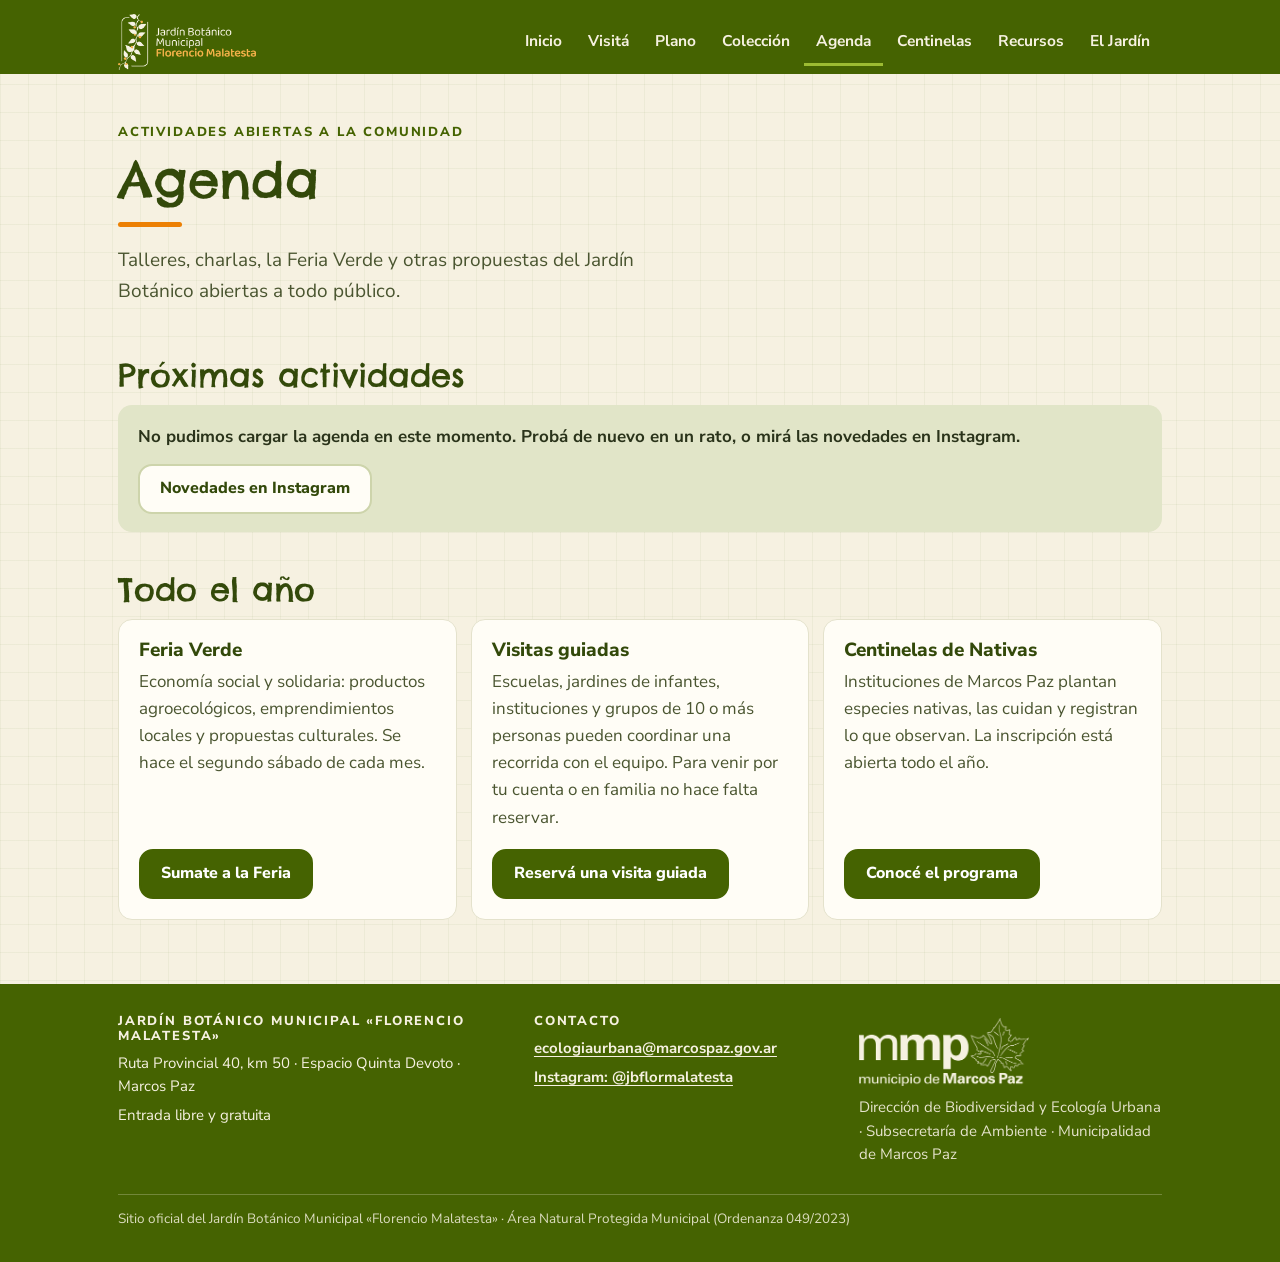
<file: agenda/index.html>
<!doctype html>
<html lang="es-AR">
<head>
<meta charset="utf-8">
<meta name="viewport" content="width=device-width, initial-scale=1, viewport-fit=cover">
<title>Agenda · Jardín Botánico Municipal «Florencio Malatesta»</title>
<meta name="description" content="Próximas actividades abiertas a la comunidad en el Jardín Botánico Municipal de Marcos Paz: talleres, charlas, Feria Verde y más.">
<meta name="theme-color" content="#456301">
<link rel="icon" href="../img/favicon-32.png" sizes="32x32" type="image/png">
<link rel="icon" href="../img/favicon-64.png" sizes="64x64" type="image/png">
<link rel="apple-touch-icon" href="../img/icono-180.png">
<meta property="og:type" content="website">
<meta property="og:locale" content="es_AR">
<meta property="og:site_name" content="Jardín Botánico Municipal «Florencio Malatesta»">
<meta property="og:title" content="Agenda · Jardín Botánico Municipal «Florencio Malatesta»">
<meta property="og:description" content="Próximas actividades abiertas a la comunidad en el Jardín Botánico Municipal de Marcos Paz: talleres, charlas, Feria Verde y más.">
<meta property="og:image" content="https://jbflormalatesta.github.io/img/compartir.jpg">
<link rel="preconnect" href="https://fonts.googleapis.com">
<link rel="preconnect" href="https://fonts.gstatic.com" crossorigin>
<link href="https://fonts.googleapis.com/css2?family=Chelsea+Market&amp;family=Nunito+Sans:ital,opsz,wght@0,6..12,400..800;1,6..12,400..700&amp;display=swap" rel="stylesheet">
<link rel="stylesheet" href="../comun/sitio.css">
</head>
<body>
<a class="saltar" href="#contenido">Saltar al contenido</a>
<header class="banda">
  <div class="in">
    <a class="logo" href="../"><img src="../img/logo-jb.png" width="460" height="187" alt="Jardín Botánico Municipal Florencio Malatesta · Inicio"></a>
    <nav class="principal" aria-label="Secciones del sitio">
      <ul><li><a href="../">Inicio</a></li><li><a href="../visita/">Visitá</a></li><li><a href="../plano/">Plano</a></li><li><a href="../coleccion/">Colección</a></li><li><a href="../agenda/" aria-current="page">Agenda</a></li><li><a href="../centinelas/">Centinelas</a></li><li><a href="../recursos/">Recursos</a></li><li><a href="../el-jardin/">El Jardín</a></li></ul>
    </nav>
  </div>
</header>
<div data-aviso hidden></div>
<main id="contenido">
  <div class="in">
    <section class="portada sola" aria-labelledby="titulo-agenda">
      <div>
        <p class="volanta">Actividades abiertas a la comunidad</p>
        <h1 id="titulo-agenda">Agenda</h1>
        <span class="filete" aria-hidden="true"></span>
        <p class="bajada">Talleres, charlas, la Feria Verde y otras propuestas del Jardín Botánico abiertas a todo público.</p>
      </div>
    </section>

    <section class="seccion pegada" aria-labelledby="titulo-proximas">
      <h2 id="titulo-proximas">Próximas actividades</h2>
      <div class="agenda" data-agenda="completa" data-pagina="./" aria-live="polite">
        <p class="agenda-cargando">Cargando las próximas actividades…</p>
        <noscript><div class="agenda-estado"><p>Para ver la agenda hace falta JavaScript. Las actividades también se anuncian en Instagram: <a href="https://www.instagram.com/jbflormalatesta/">@jbflormalatesta</a>.</p></div></noscript>
      </div>
    </section>

    <section class="seccion" aria-labelledby="titulo-todo-el-anio">
      <h2 id="titulo-todo-el-anio">Todo el año</h2>
      <div class="grilla tres">
        <div class="tarjeta" id="feria-verde">
          <h3>Feria Verde</h3>
          <p>Economía social y solidaria: productos agroecológicos, emprendimientos locales y propuestas culturales. <span data-dato="feriaVerde.cuando">Se hace el segundo sábado de cada mes.</span></p>
          <div class="botones"><a class="boton" data-enlace="feriaVerde" href="https://linktr.ee/jbflormalatesta" rel="noopener">Sumate a la Feria</a></div>
        </div>
        <div class="tarjeta" id="visitas">
          <h3>Visitas guiadas</h3>
          <p>Escuelas, jardines de infantes, instituciones y grupos de 10 o más personas pueden coordinar una recorrida con el equipo. Para venir por tu cuenta o en familia no hace falta reservar.</p>
          <div class="botones"><a class="boton" data-enlace="reservaVisita" href="https://linktr.ee/jbflormalatesta" rel="noopener">Reservá una visita guiada</a></div>
        </div>
        <div class="tarjeta" id="centinelas">
          <h3>Centinelas de Nativas</h3>
          <p>Instituciones de Marcos Paz plantan especies nativas, las cuidan y registran lo que observan. La inscripción está abierta todo el año.</p>
          <div class="botones"><a class="boton" href="../centinelas/">Conocé el programa</a></div>
        </div>
      </div>
    </section>
  </div>
</main>
<footer class="pie">
  <div class="in">
    <div>
      <h2>Jardín Botánico Municipal «Florencio Malatesta»</h2>
      <p data-dato="direccion"><span class="nw">Ruta Provincial 40, km 50</span> · <span class="nw">Espacio Quinta Devoto</span> · <span class="nw">Marcos Paz</span></p>
      <p>Entrada libre y gratuita</p>
    </div>
    <div class="redes">
      <h2>Contacto</h2>
      <p><a data-enlace="mail" data-mostrar href="mailto:ecologiaurbana@marcospaz.gov.ar">ecologiaurbana@marcospaz.gov.ar</a></p>
      <p><a data-enlace="instagram" href="https://www.instagram.com/jbflormalatesta/" rel="noopener">Instagram: @jbflormalatesta</a></p>
    </div>
    <div class="muni">
      <img src="../img/logo-mmp.png" width="360" height="145" alt="Municipio de Marcos Paz">
      <p class="dependencia">Dirección de Biodiversidad y Ecología Urbana · Subsecretaría de Ambiente · Municipalidad de Marcos Paz</p>
    </div>
    <p class="oficial">Sitio oficial del Jardín Botánico Municipal «Florencio Malatesta» · Área Natural Protegida Municipal (Ordenanza 049/2023)</p>
  </div>
</footer>
<script src="../datos/sitio.js"></script>
<script src="../comun/agenda.js"></script>
<script src="../comun/sitio.js"></script>
</body>
</html>
</file>
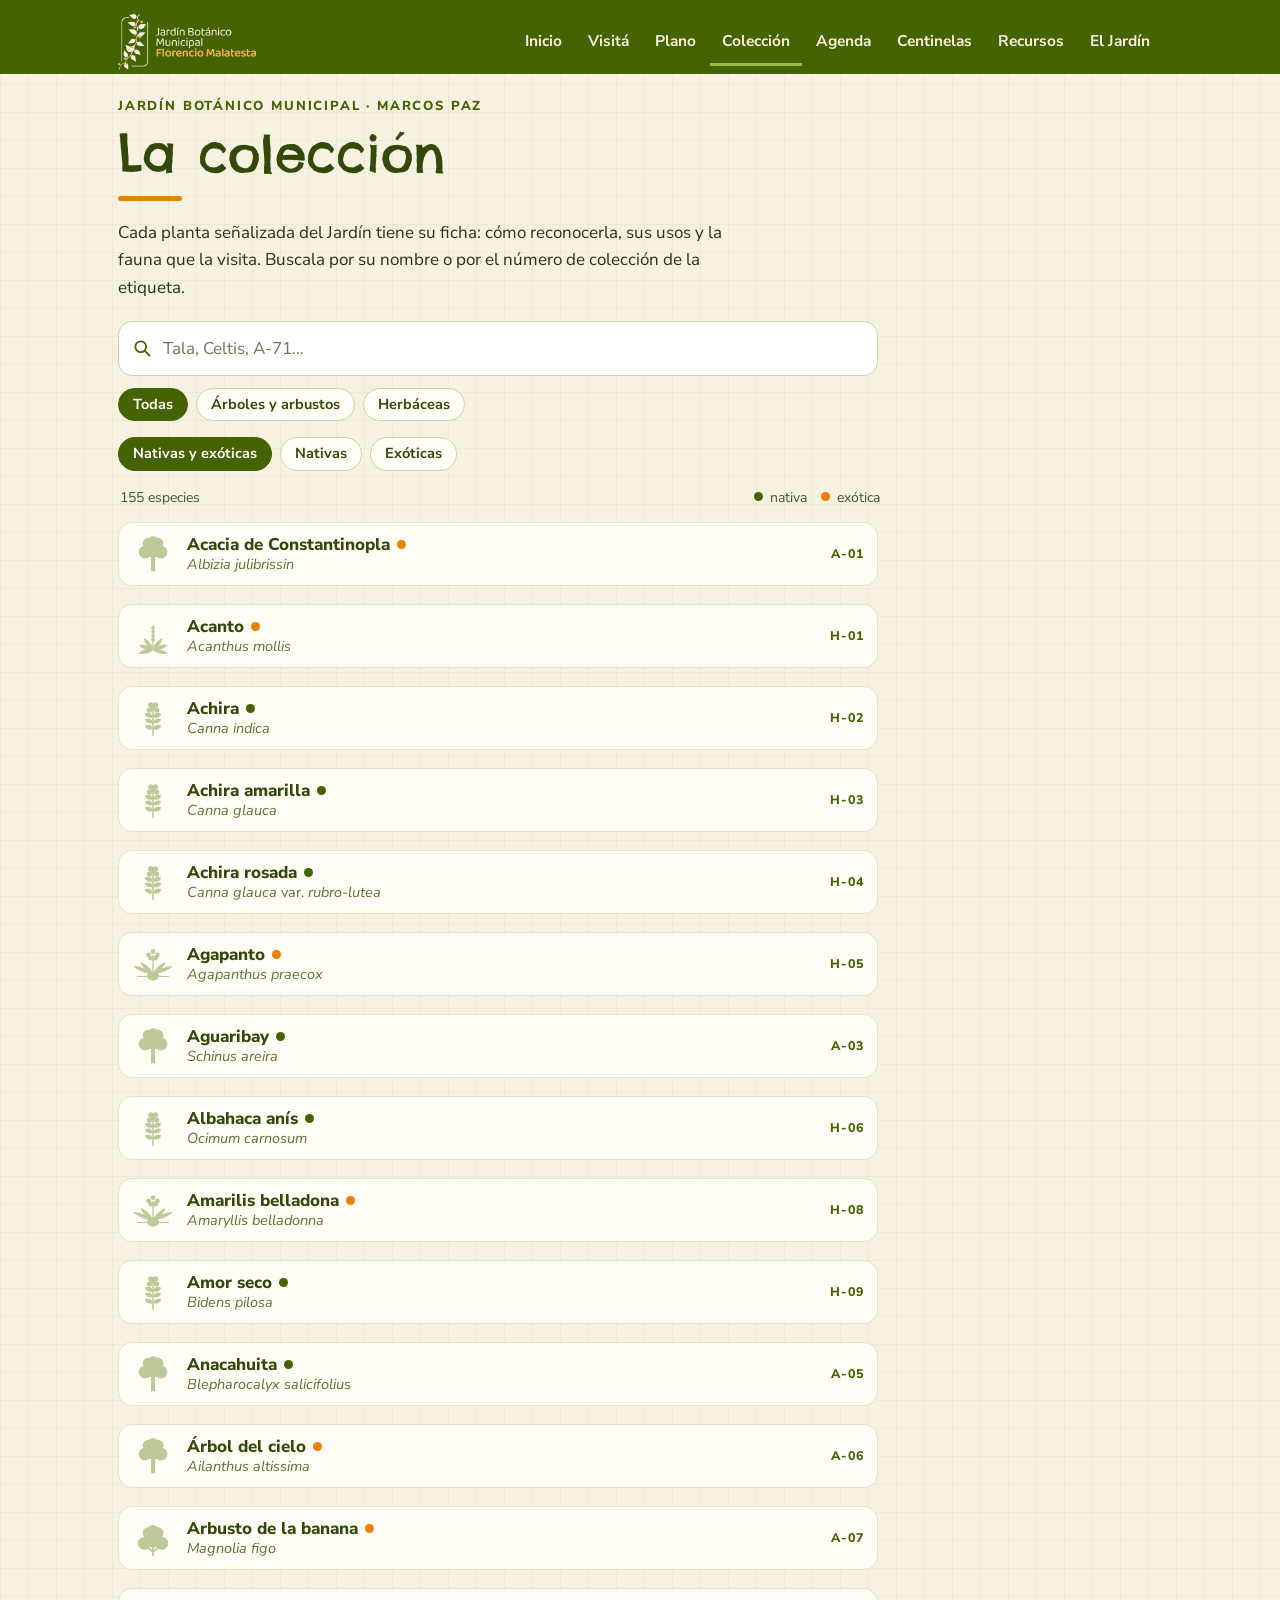
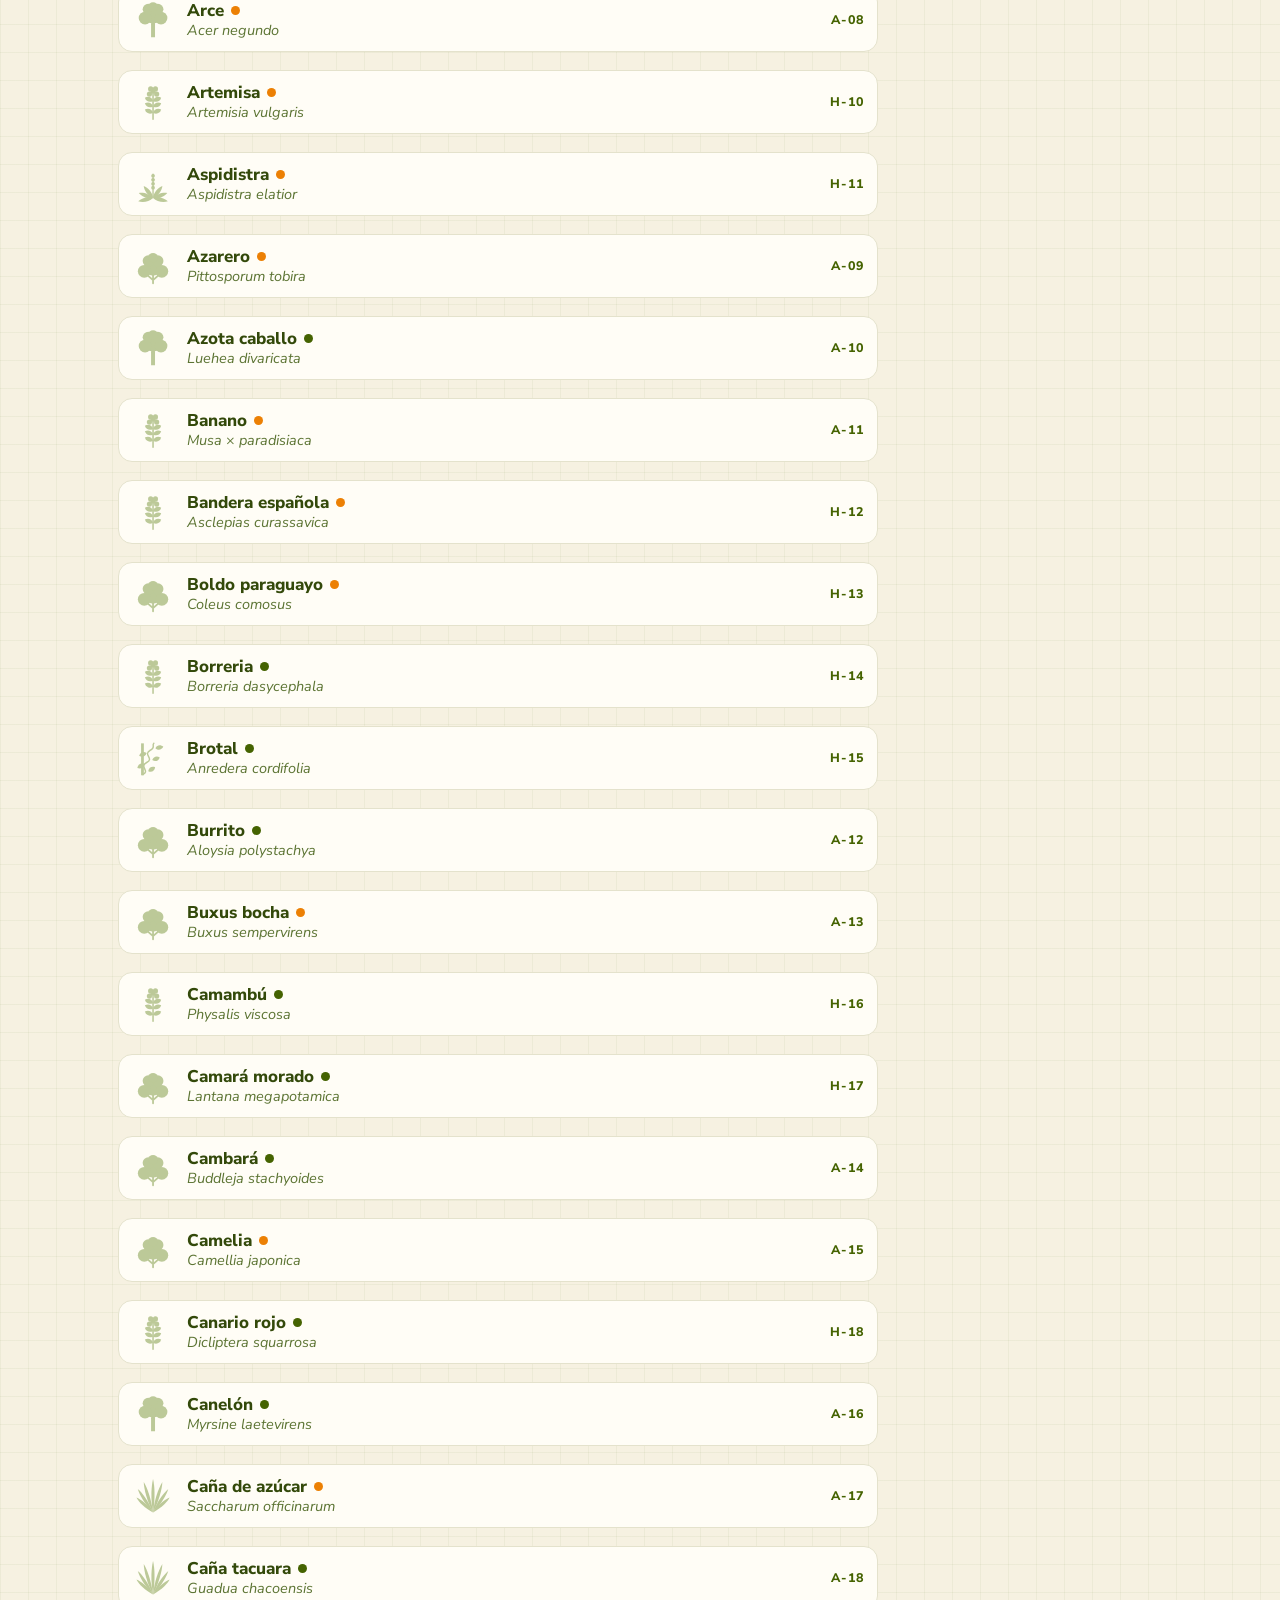
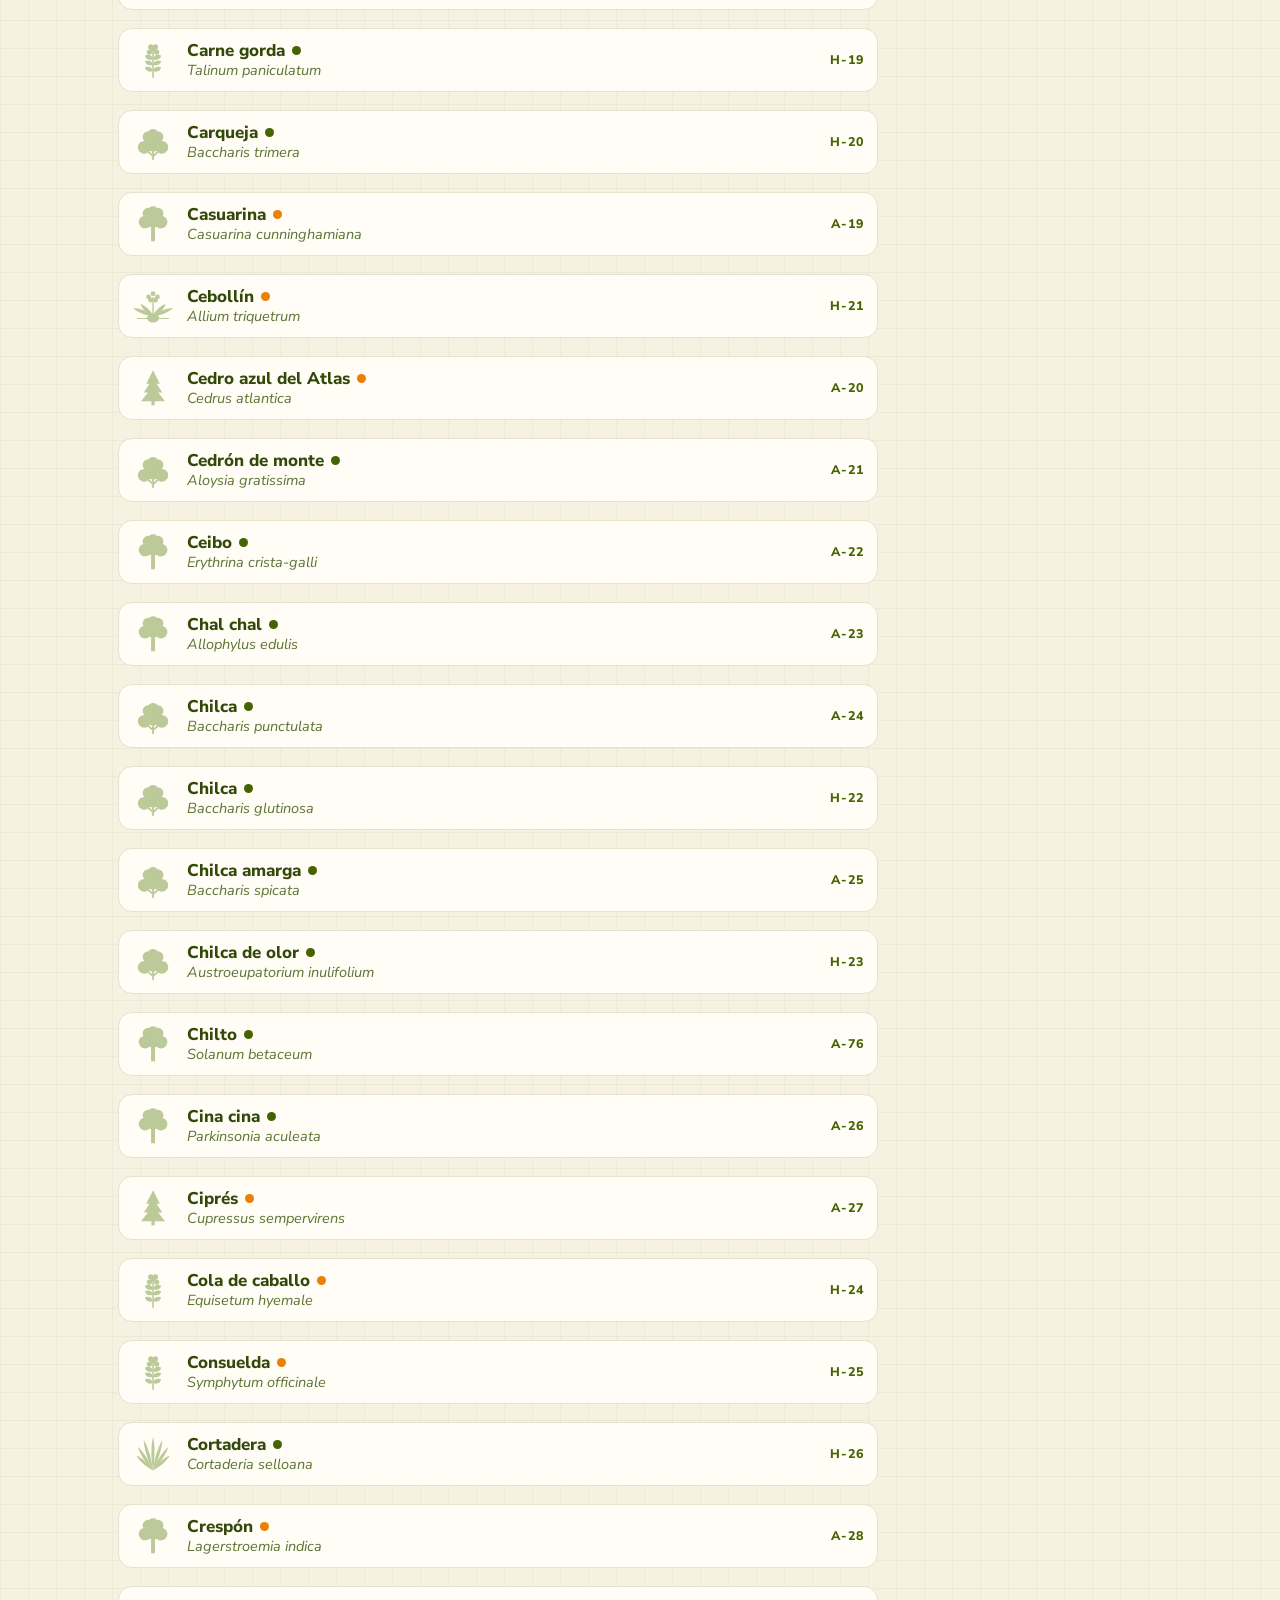
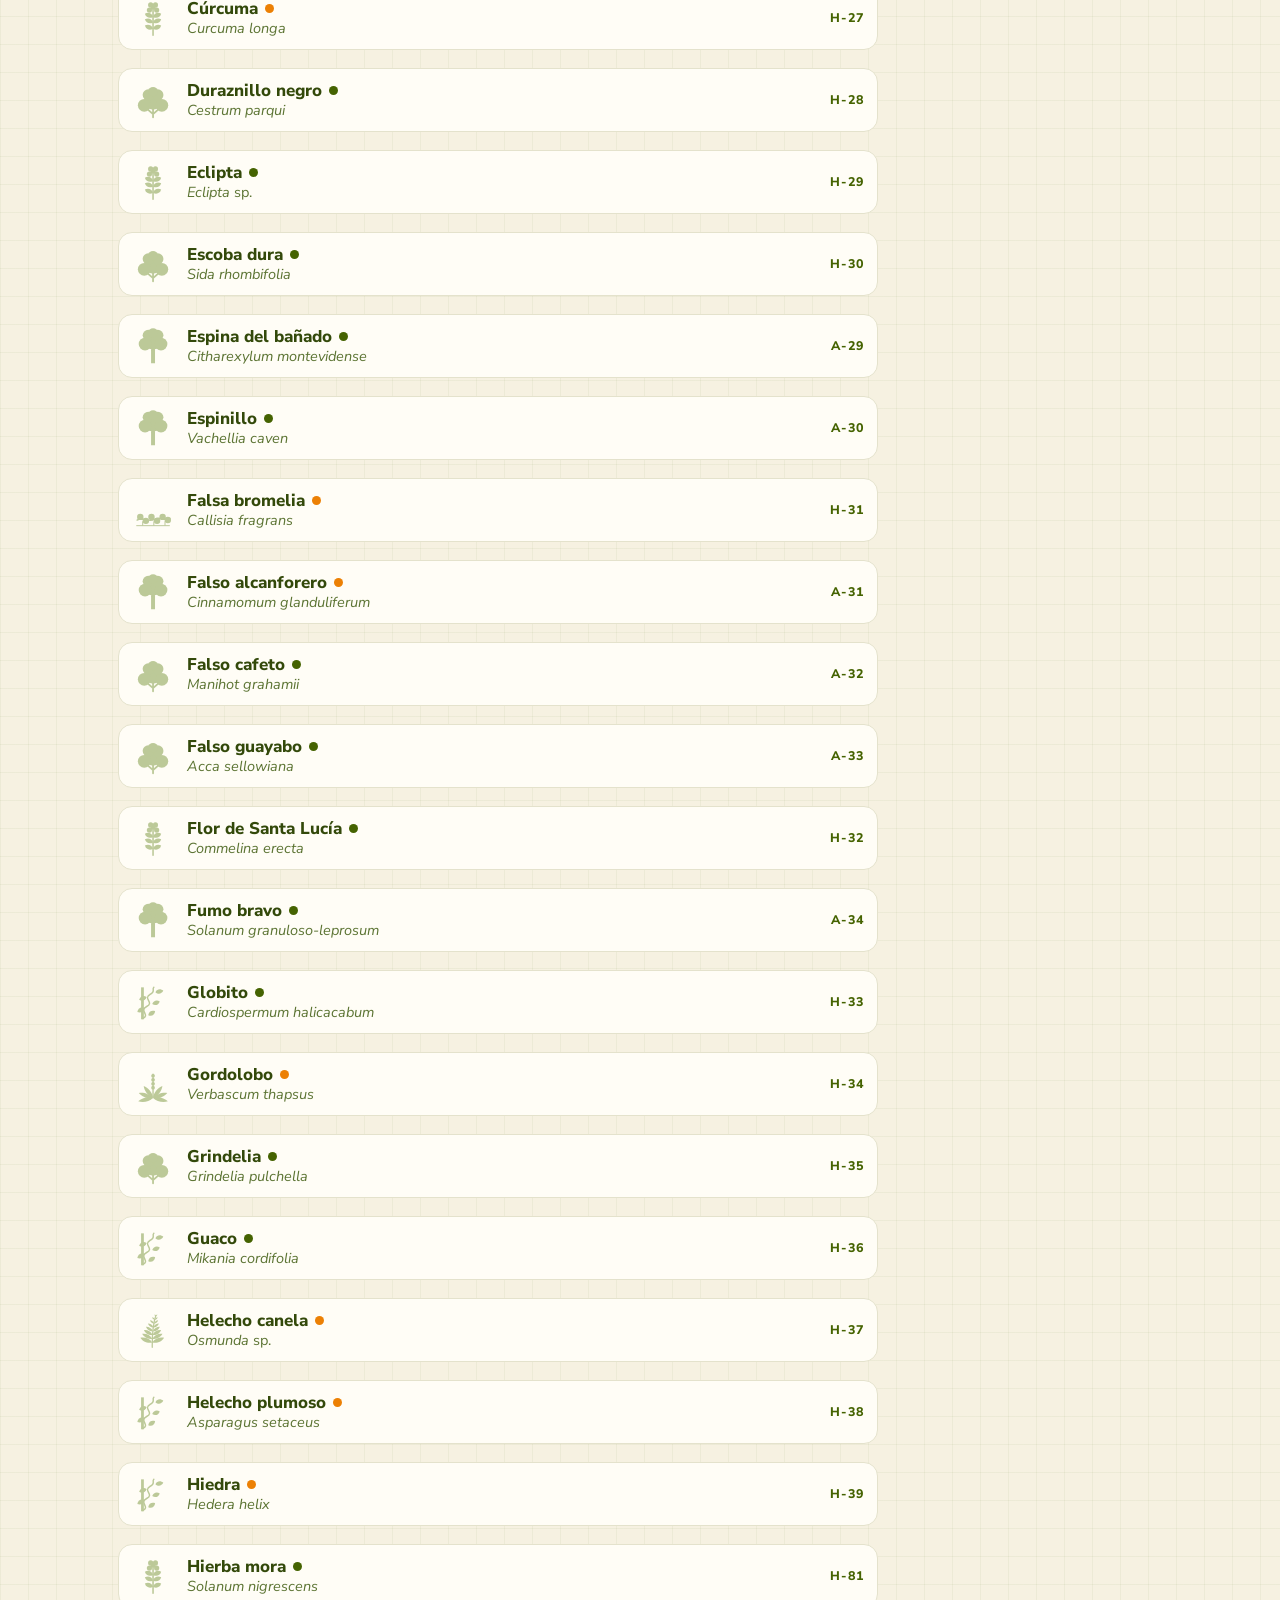
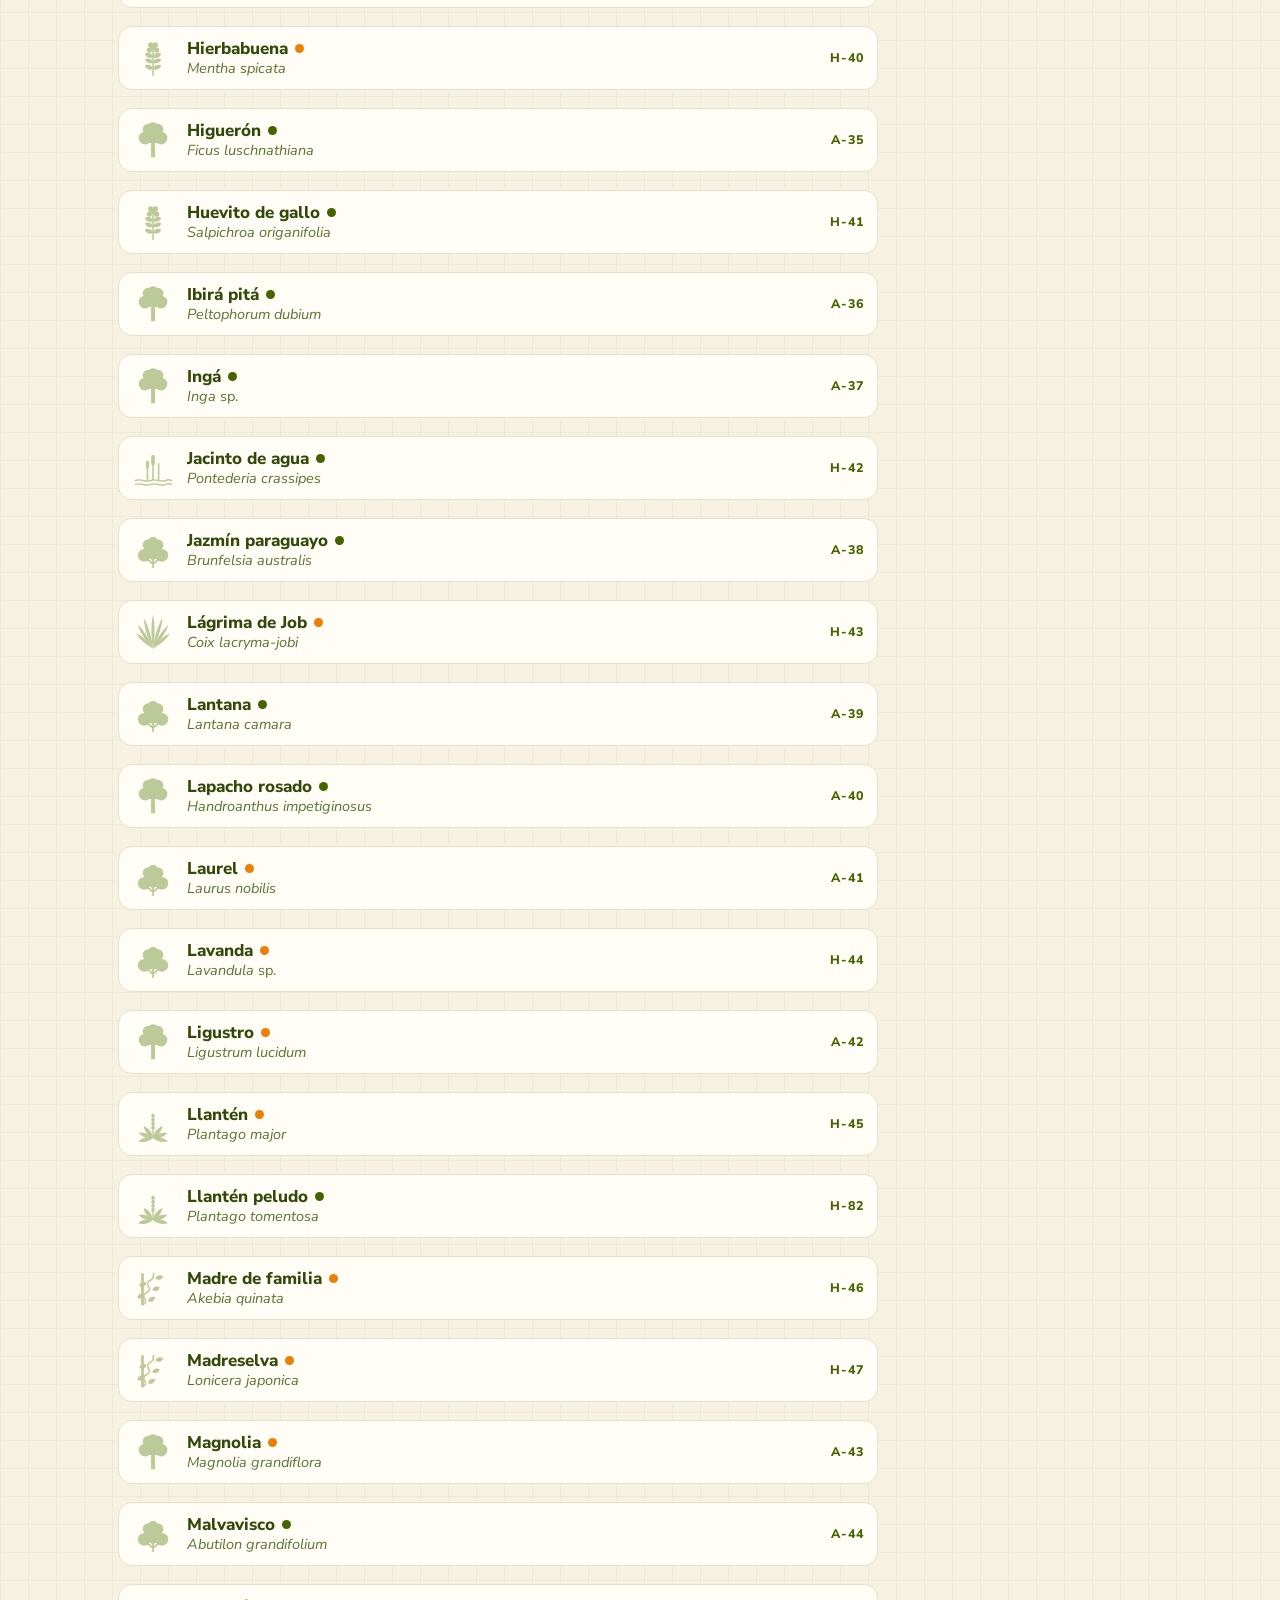
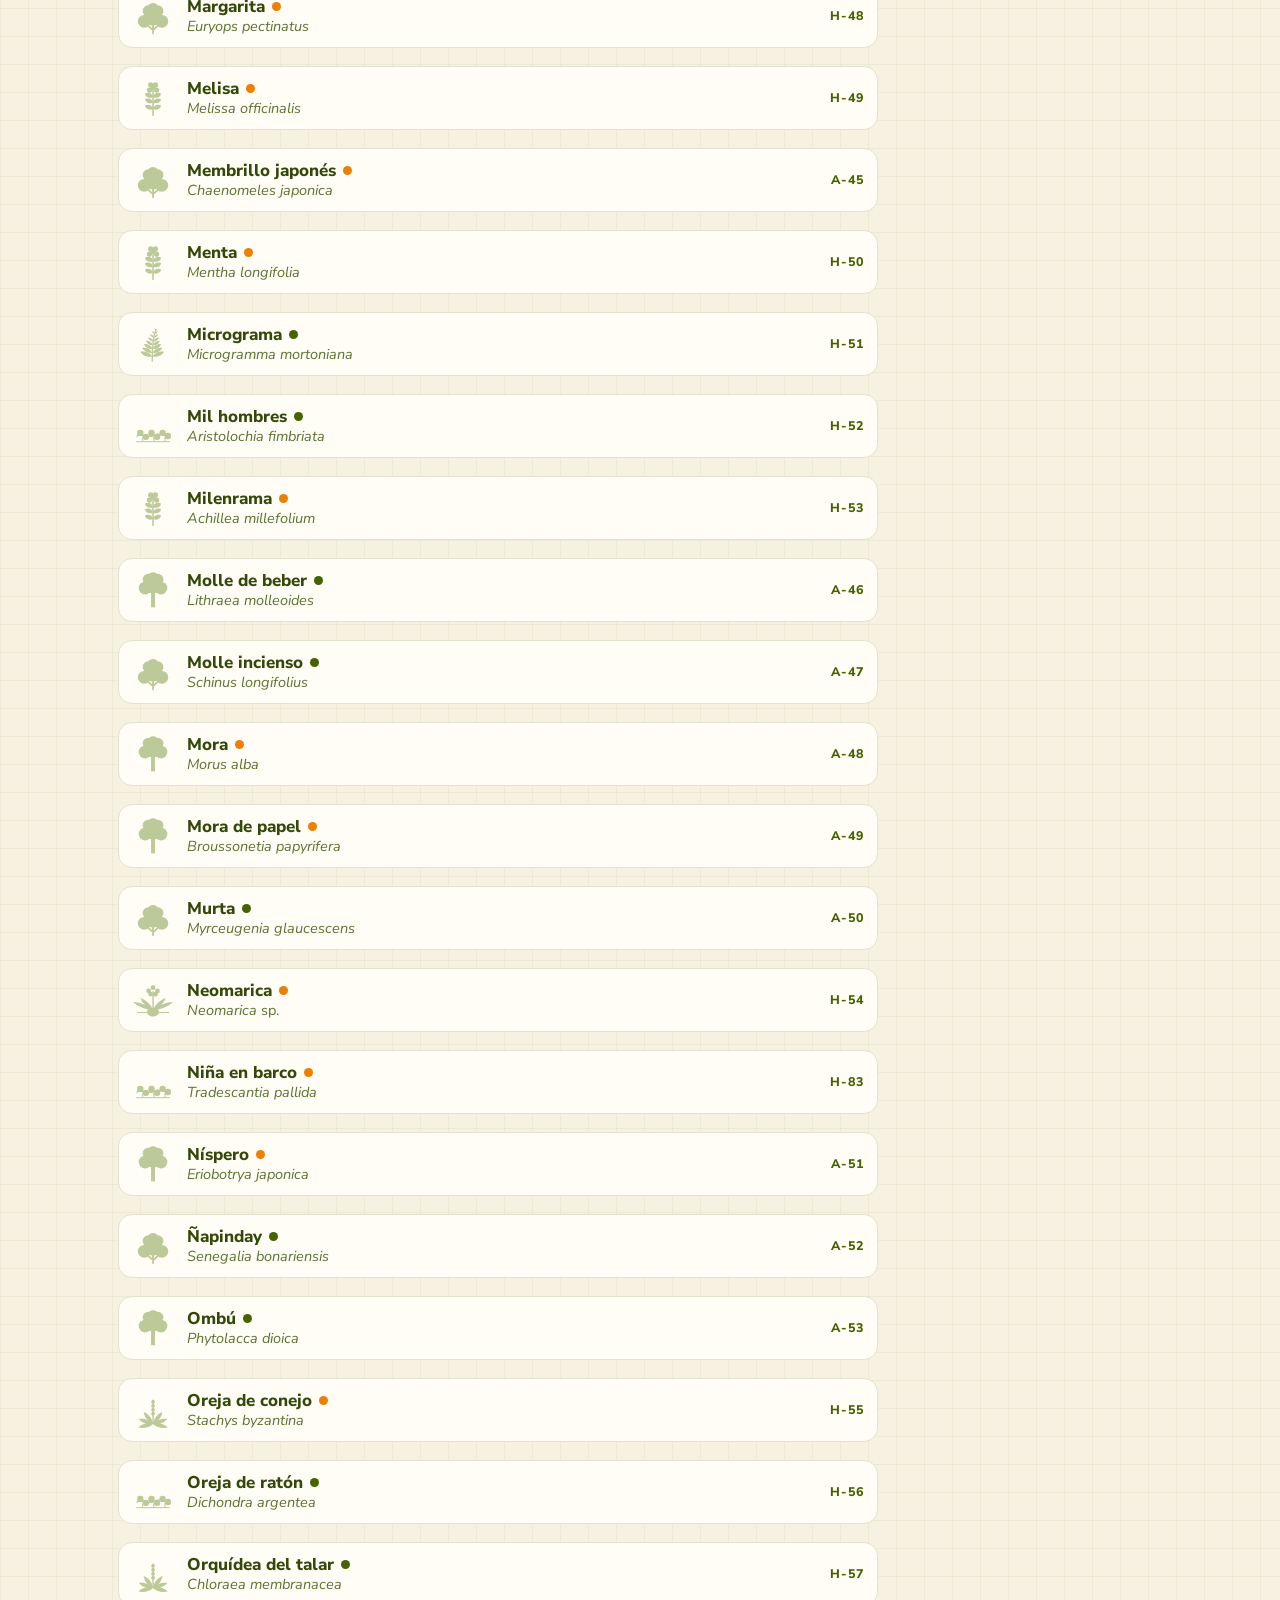
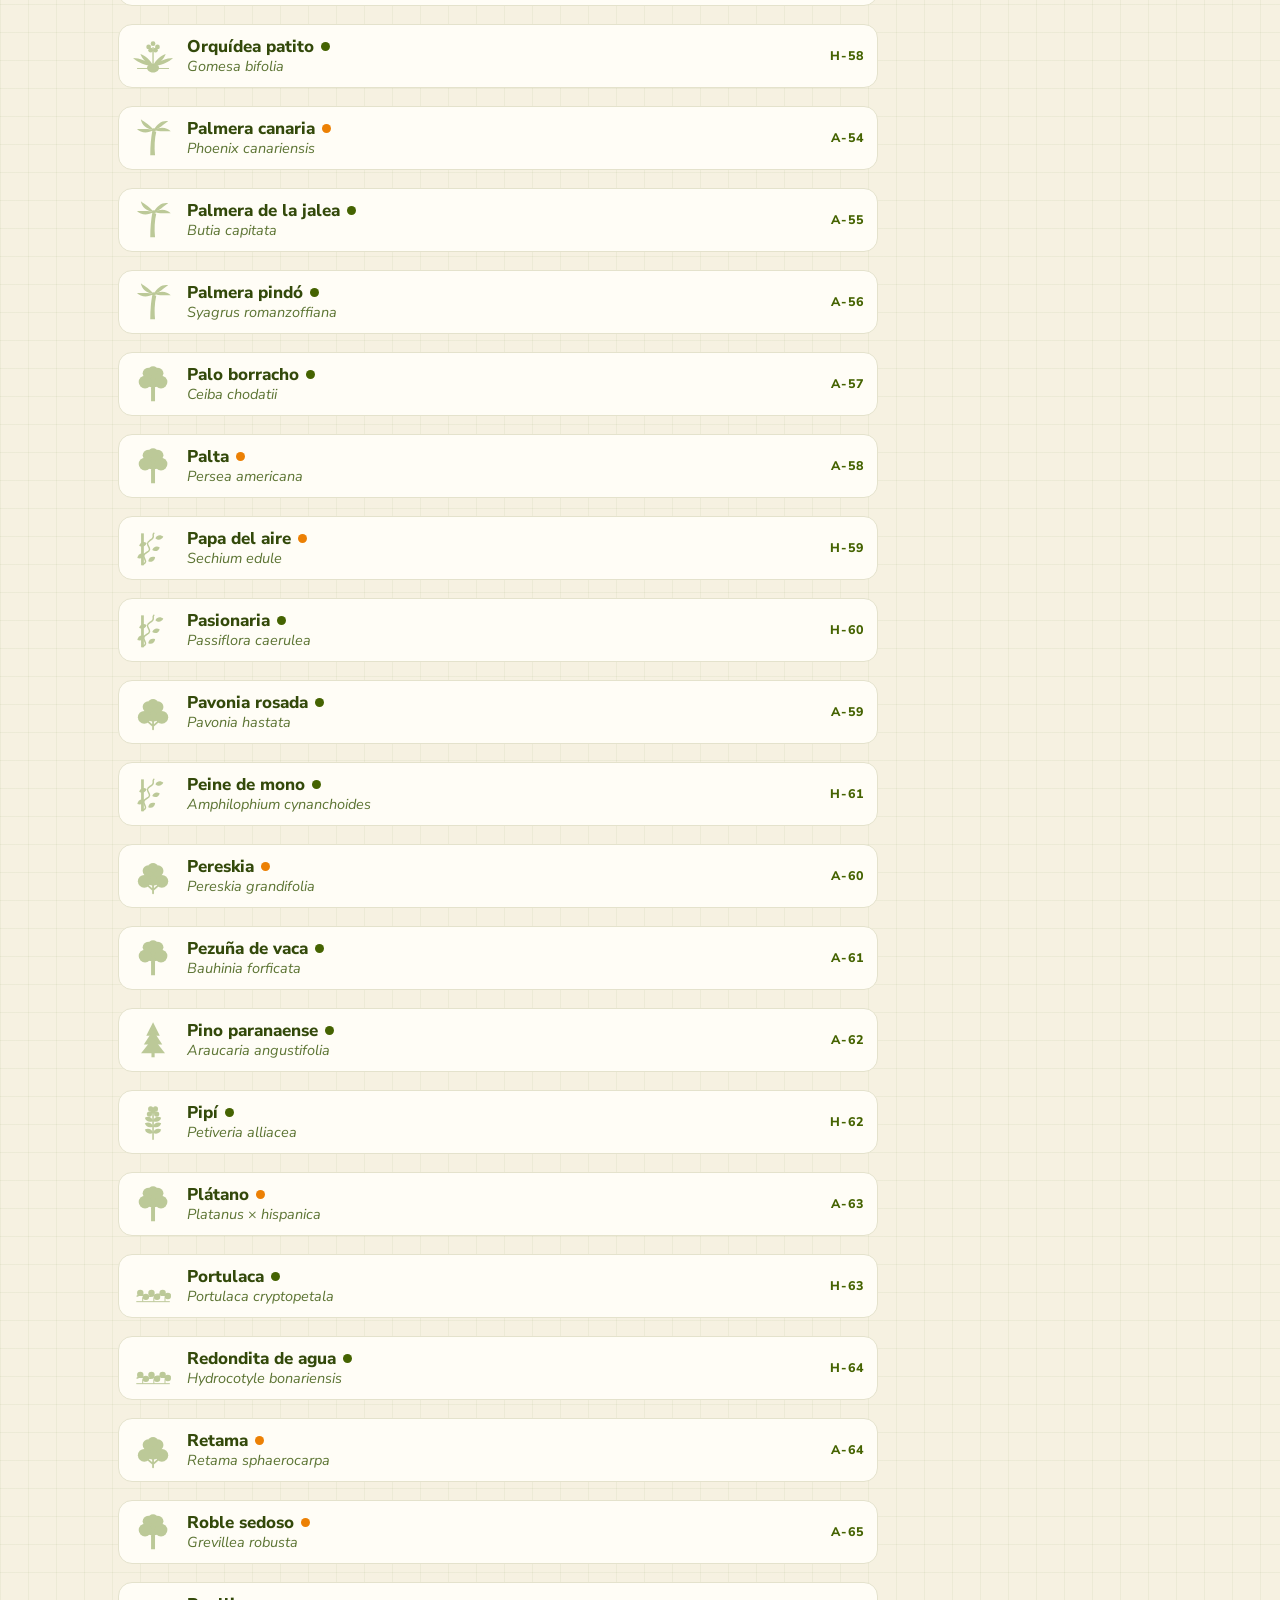
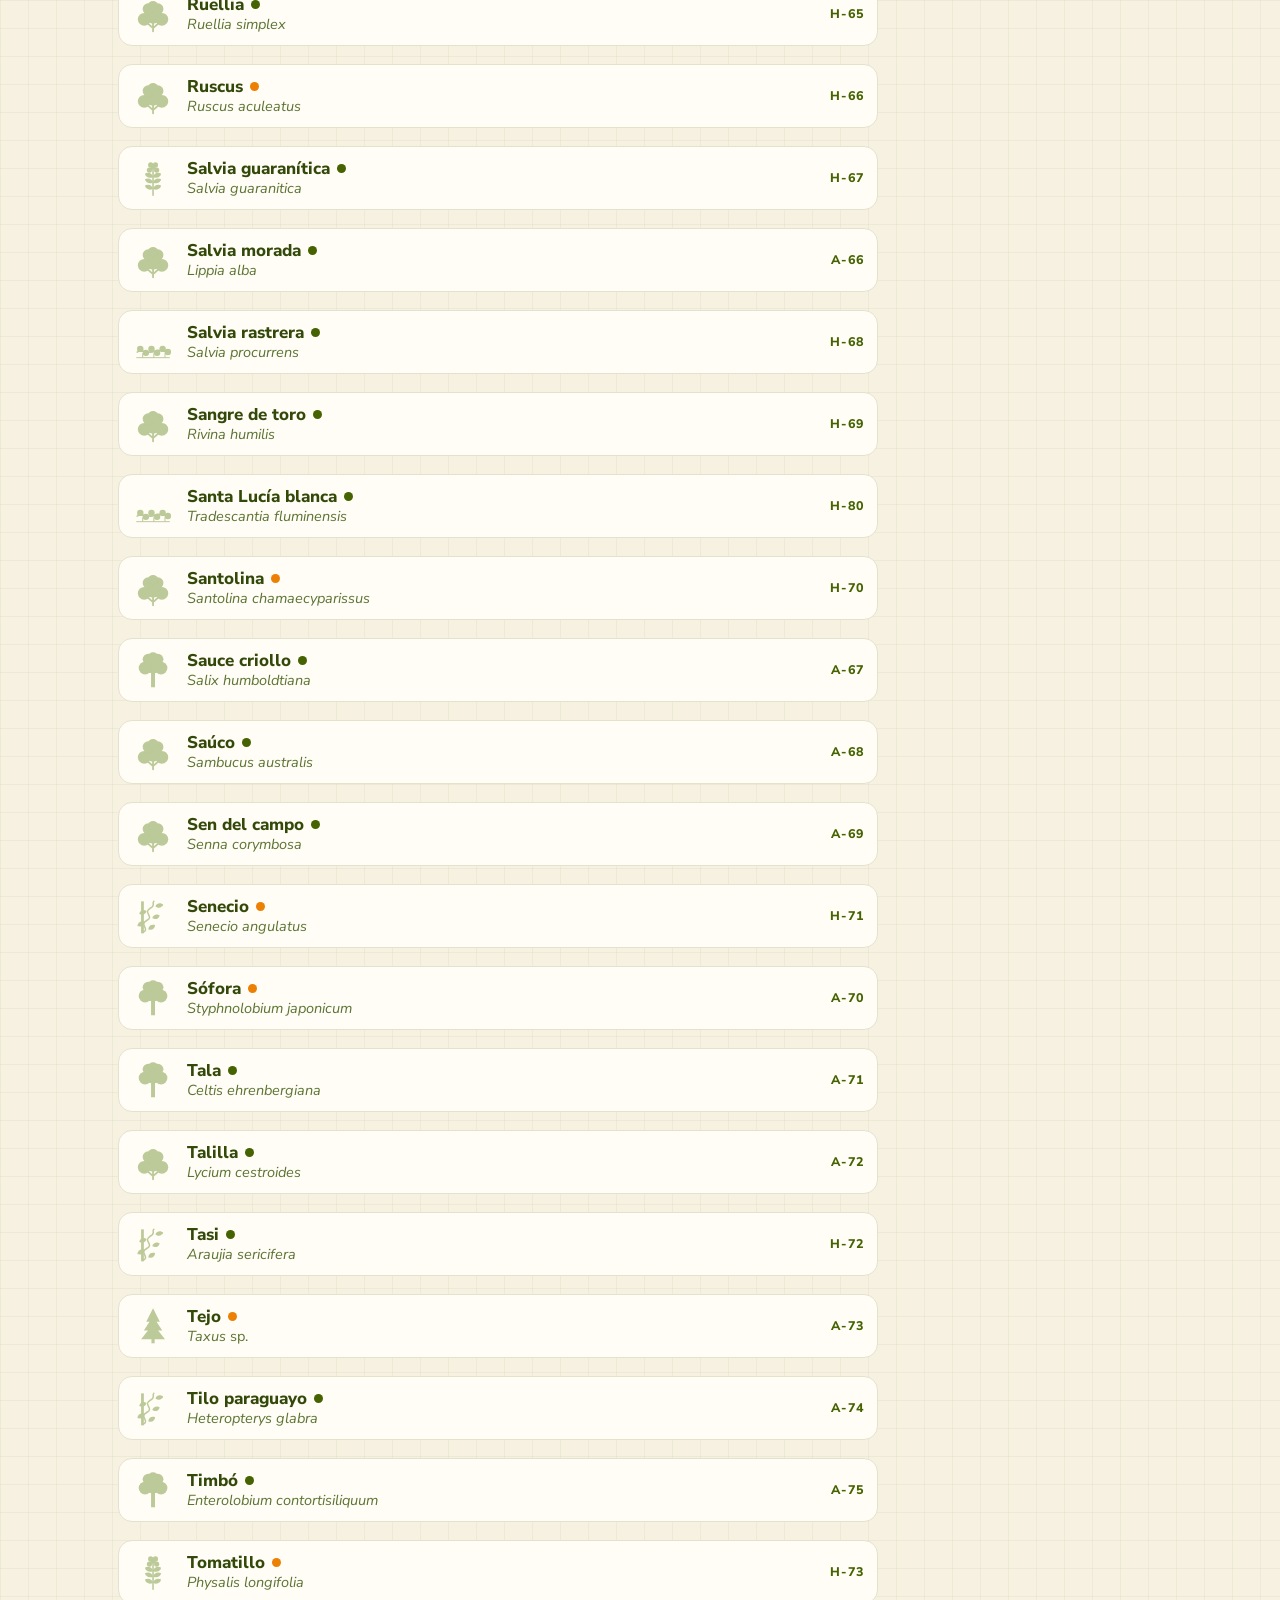
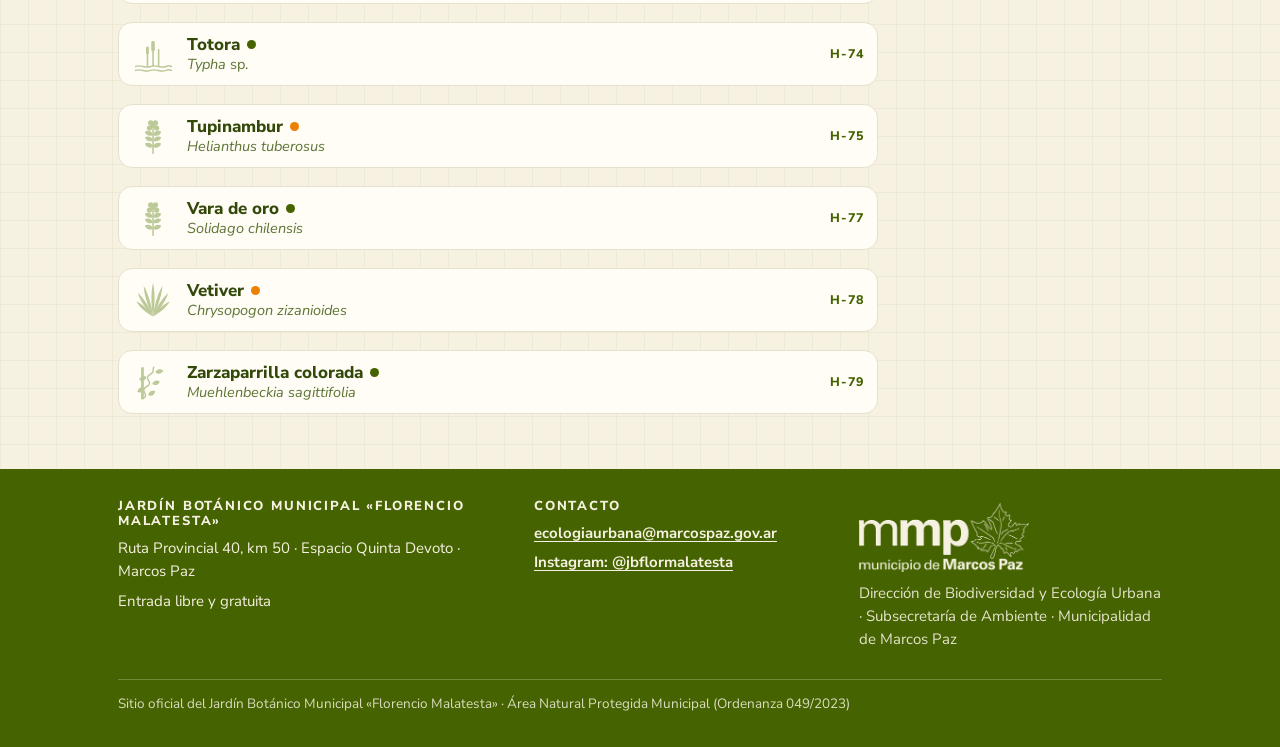
<file: coleccion/index.html>
<!doctype html>
<html lang="es-AR">
<head>
<meta charset="utf-8">
<meta name="viewport" content="width=device-width, initial-scale=1, viewport-fit=cover">
<title>La colección · Jardín Botánico Municipal Florencio Malatesta</title>
<meta name="description" content="Fichas de las especies señalizadas del Jardín Botánico Municipal «Florencio Malatesta»: cómo reconocerlas, usos y cultura, fauna asociada.">
<meta name="theme-color" content="#456301">
<link rel="icon" href="../img/favicon-32.png" sizes="32x32" type="image/png">
<link rel="icon" href="../img/favicon-64.png" sizes="64x64" type="image/png">
<link rel="apple-touch-icon" href="../img/icono-180.png">
<meta property="og:type" content="website">
<meta property="og:locale" content="es_AR">
<meta property="og:site_name" content="Jardín Botánico Municipal «Florencio Malatesta»">
<meta property="og:title" content="La colección · Jardín Botánico Municipal Florencio Malatesta">
<meta property="og:description" content="Fichas de las especies señalizadas del Jardín Botánico Municipal «Florencio Malatesta»: cómo reconocerlas, usos y cultura, fauna asociada.">
<meta property="og:image" content="https://jbflormalatesta.github.io/img/compartir.jpg">
<link rel="preconnect" href="https://fonts.googleapis.com">
<link rel="preconnect" href="https://fonts.gstatic.com" crossorigin>
<link href="https://fonts.googleapis.com/css2?family=Chelsea+Market&amp;family=Nunito+Sans:ital,opsz,wght@0,6..12,400..800;1,6..12,400..700&amp;display=swap" rel="stylesheet">
<link rel="stylesheet" href="../comun/sitio.css">
<link rel="stylesheet" href="../coleccion/coleccion.css">
</head>
<body>
<a class="saltar" href="#contenido">Saltar al contenido</a>
<header class="banda">
  <div class="in">
    <a class="logo" href="../"><img src="../img/logo-jb.png" width="460" height="187" alt="Jardín Botánico Municipal Florencio Malatesta · Inicio"></a>
    <nav class="principal" aria-label="Secciones del sitio">
      <ul><li><a href="../">Inicio</a></li><li><a href="../visita/">Visitá</a></li><li><a href="../plano/">Plano</a></li><li><a href="../coleccion/" aria-current="page">Colección</a></li><li><a href="../agenda/">Agenda</a></li><li><a href="../centinelas/">Centinelas</a></li><li><a href="../recursos/">Recursos</a></li><li><a href="../el-jardin/">El Jardín</a></li></ul>
    </nav>
  </div>
</header>
<main id="contenido">
  <div class="in coleccion" id="app">
    <noscript><p>Para ver las fichas de la colección hace falta tener JavaScript activado en el navegador.</p></noscript>
  </div>
</main>
<footer class="pie">
  <div class="in">
    <div>
      <h2>Jardín Botánico Municipal «Florencio Malatesta»</h2>
      <p data-dato="direccion"><span class="nw">Ruta Provincial 40, km 50</span> · <span class="nw">Espacio Quinta Devoto</span> · <span class="nw">Marcos Paz</span></p>
      <p>Entrada libre y gratuita</p>
    </div>
    <div class="redes">
      <h2>Contacto</h2>
      <p><a data-enlace="mail" data-mostrar href="mailto:ecologiaurbana@marcospaz.gov.ar">ecologiaurbana@marcospaz.gov.ar</a></p>
      <p><a data-enlace="instagram" href="https://www.instagram.com/jbflormalatesta/" rel="noopener">Instagram: @jbflormalatesta</a></p>
    </div>
    <div class="muni">
      <img src="../img/logo-mmp.png" width="360" height="145" alt="Municipio de Marcos Paz">
      <p class="dependencia">Dirección de Biodiversidad y Ecología Urbana · Subsecretaría de Ambiente · Municipalidad de Marcos Paz</p>
    </div>
    <p class="oficial">Sitio oficial del Jardín Botánico Municipal «Florencio Malatesta» · Área Natural Protegida Municipal (Ordenanza 049/2023)</p>
  </div>
</footer>
<script src="../datos/sitio.js"></script>
<script src="../datos/especies.js"></script>
<script src="../datos/plano.js"></script>
<script src="../coleccion/coleccion.js"></script>
<script src="../comun/sitio.js"></script>
</body>
</html>
</file>
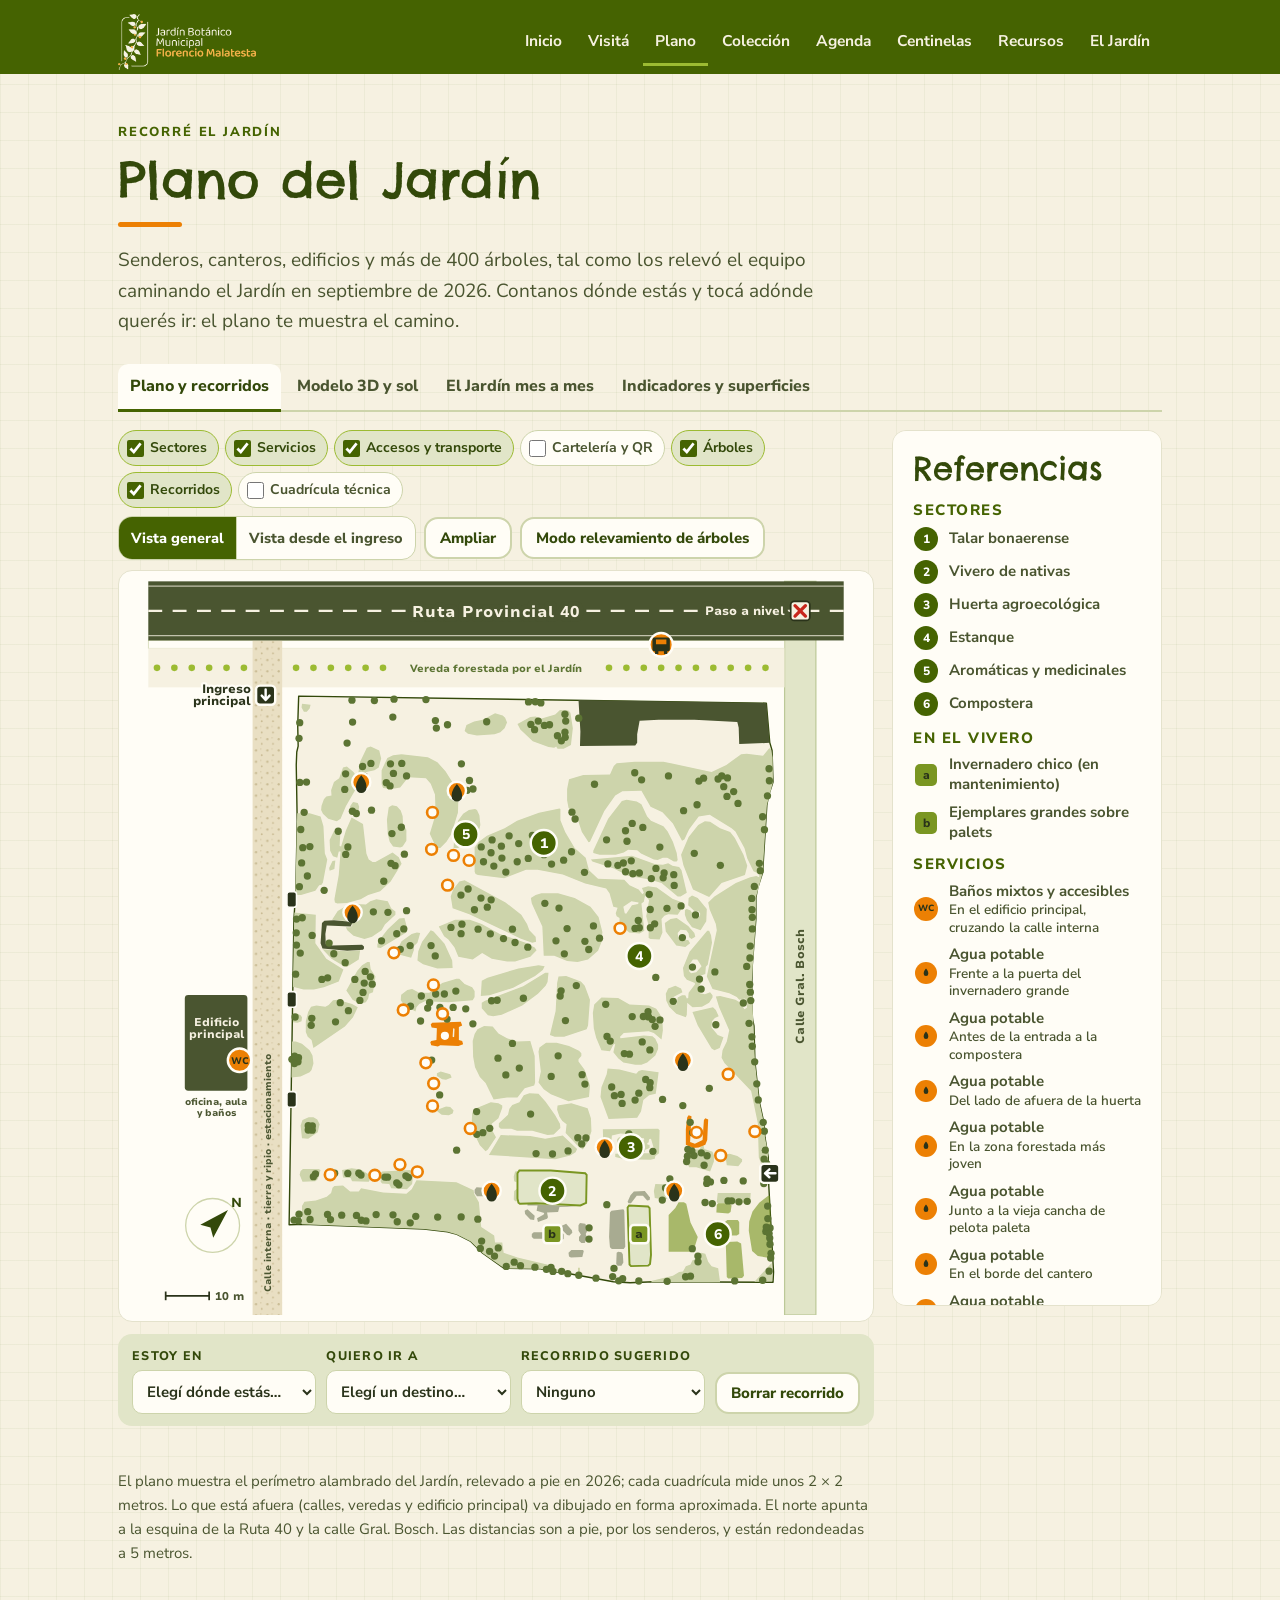
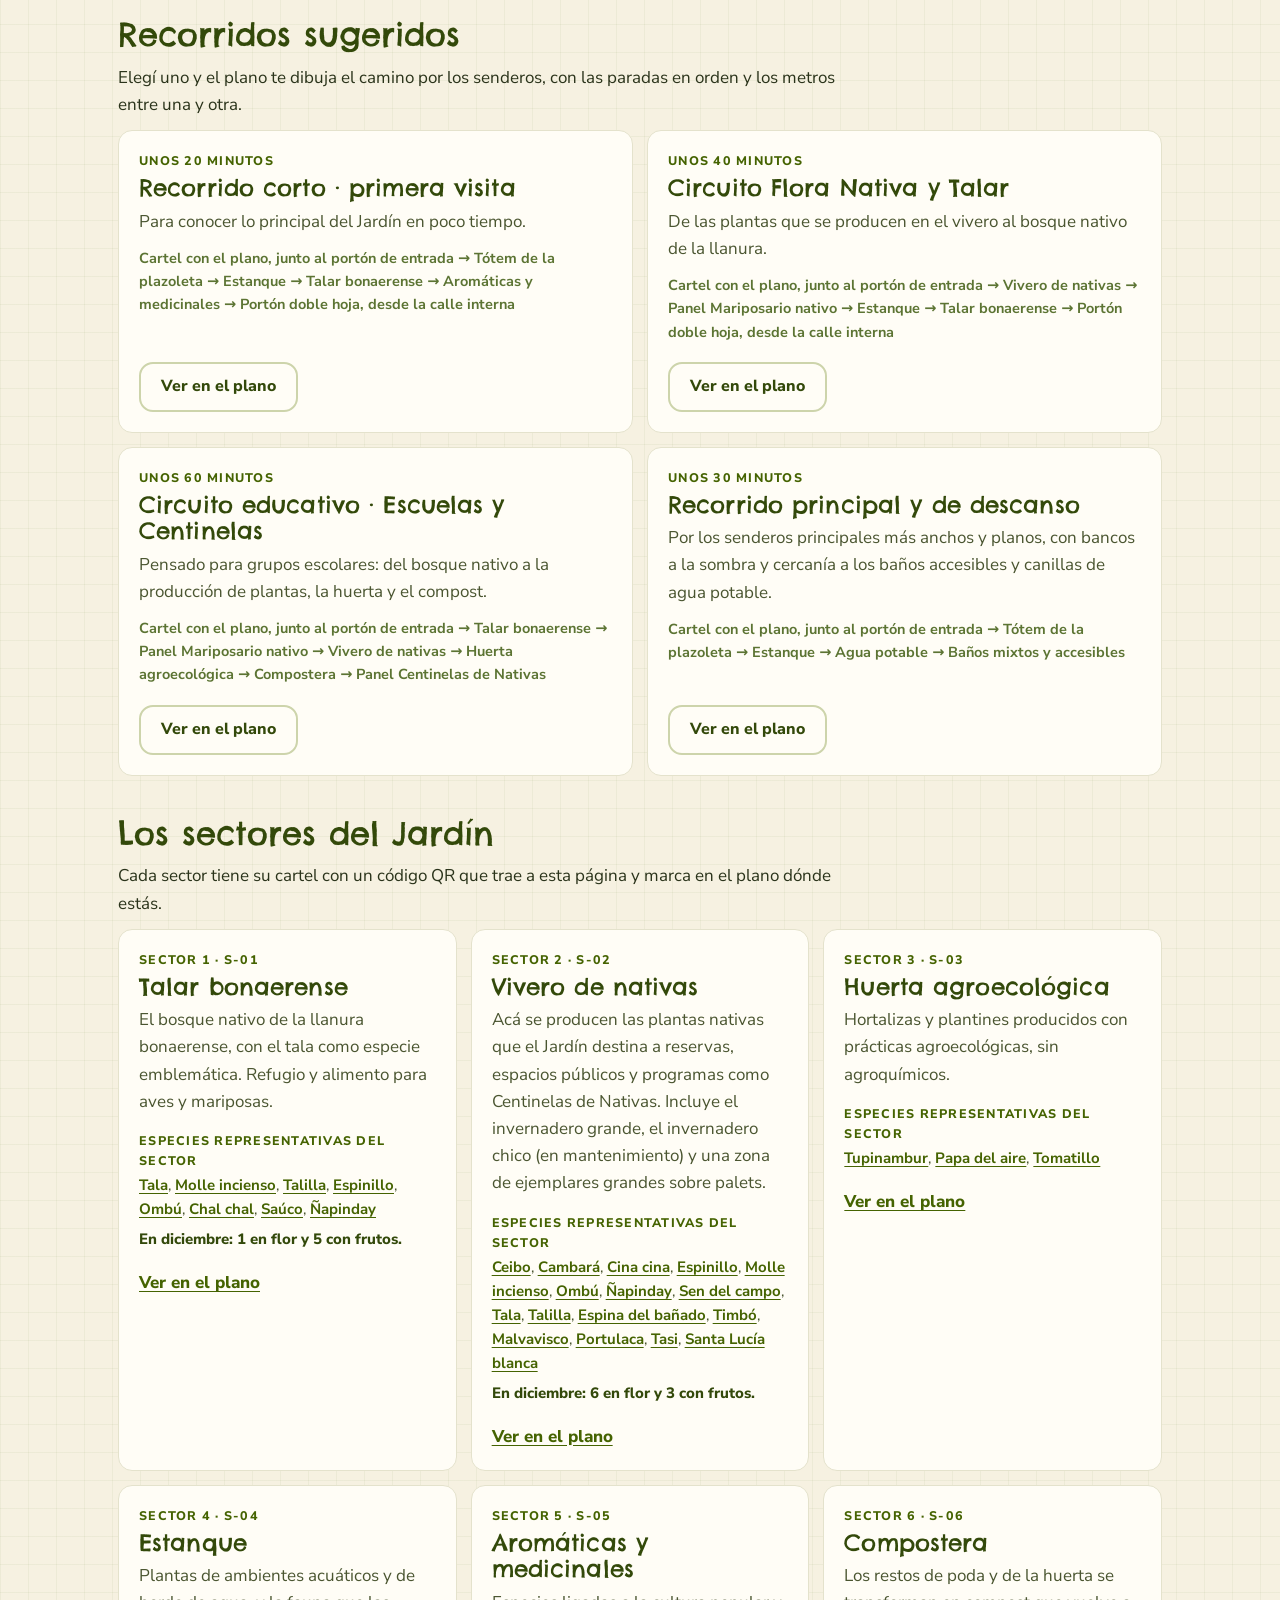
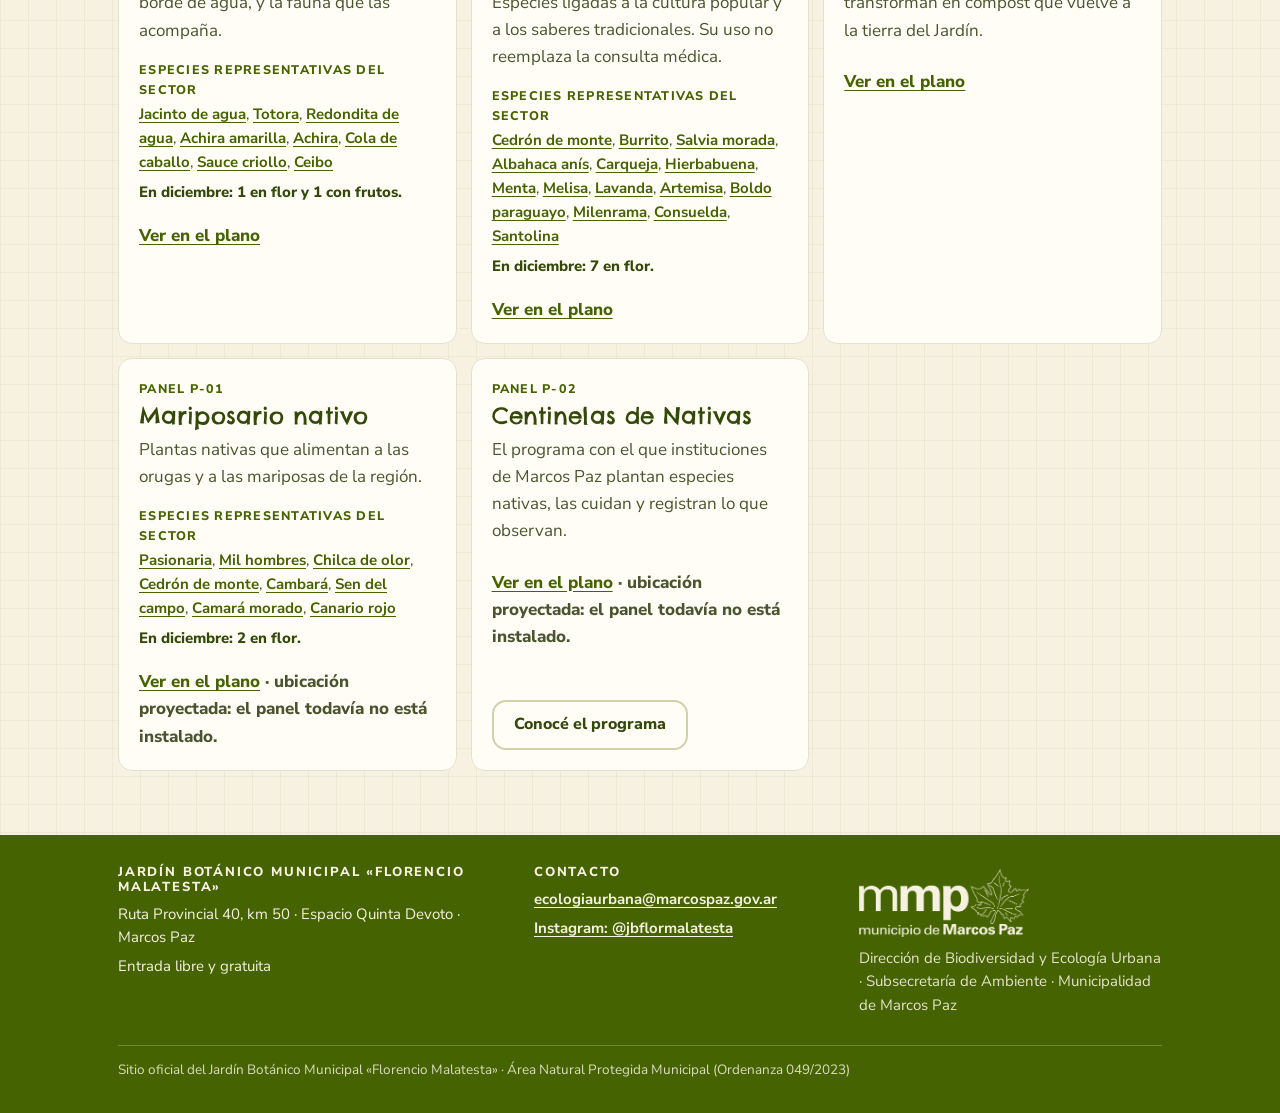
<file: plano/index.html>
<!doctype html>
<html lang="es-AR">
<head>
<meta charset="utf-8">
<meta name="viewport" content="width=device-width, initial-scale=1, viewport-fit=cover">
<title>Plano del Jardín · Jardín Botánico Municipal «Florencio Malatesta»</title>
<meta name="description" content="Plano del Jardín Botánico Municipal de Marcos Paz: sectores, servicios, entradas y más de 400 árboles, según el relevamiento a pie de septiembre de 2026.">
<meta name="theme-color" content="#456301">
<link rel="icon" href="../img/favicon-32.png" sizes="32x32" type="image/png">
<link rel="icon" href="../img/favicon-64.png" sizes="64x64" type="image/png">
<link rel="apple-touch-icon" href="../img/icono-180.png">
<meta property="og:type" content="website">
<meta property="og:locale" content="es_AR">
<meta property="og:site_name" content="Jardín Botánico Municipal «Florencio Malatesta»">
<meta property="og:title" content="Plano del Jardín · Jardín Botánico Municipal «Florencio Malatesta»">
<meta property="og:description" content="Plano del Jardín Botánico Municipal de Marcos Paz: sectores, servicios, entradas y más de 400 árboles, según el relevamiento a pie de septiembre de 2026.">
<meta property="og:image" content="https://jbflormalatesta.github.io/img/compartir.jpg">
<link rel="preconnect" href="https://fonts.googleapis.com">
<link rel="preconnect" href="https://fonts.gstatic.com" crossorigin>
<link href="https://fonts.googleapis.com/css2?family=Chelsea+Market&amp;family=Nunito+Sans:ital,opsz,wght@0,6..12,400..800;1,6..12,400..700&amp;display=swap" rel="stylesheet">
<link rel="stylesheet" href="../comun/sitio.css">
<link rel="stylesheet" href="../plano/plano.css">
</head>
<body>
<a class="saltar" href="#contenido">Saltar al contenido</a>
<header class="banda">
  <div class="in">
    <a class="logo" href="../"><img src="../img/logo-jb.png" width="460" height="187" alt="Jardín Botánico Municipal Florencio Malatesta · Inicio"></a>
    <nav class="principal" aria-label="Secciones del sitio">
      <ul><li><a href="../">Inicio</a></li><li><a href="../visita/">Visitá</a></li><li><a href="../plano/" aria-current="page">Plano</a></li><li><a href="../coleccion/">Colección</a></li><li><a href="../agenda/">Agenda</a></li><li><a href="../centinelas/">Centinelas</a></li><li><a href="../recursos/">Recursos</a></li><li><a href="../el-jardin/">El Jardín</a></li></ul>
    </nav>
  </div>
</header>
<div data-aviso hidden></div>
<main id="contenido">
  <div class="in">
    <section class="portada sola" aria-labelledby="titulo-plano">
      <div>
        <p class="volanta">Recorré el Jardín</p>
        <h1 id="titulo-plano">Plano del Jardín</h1>
        <span class="filete" aria-hidden="true"></span>
        <p class="bajada">Senderos, canteros, edificios y más de 400 árboles, tal como los relevó el equipo caminando el Jardín en septiembre de 2026. Contanos dónde estás y tocá adónde querés ir: el plano te muestra el camino.</p>
      </div>
    </section>

    <div class="pestanas" id="pestanas" role="tablist" aria-label="Secciones del plano" hidden>
      <button type="button" role="tab" id="tab-plano" aria-controls="vista-plano" aria-selected="true">Plano y recorridos</button>
      <button type="button" role="tab" id="tab-3d" aria-controls="modelo-3d" aria-selected="false" tabindex="-1">Modelo 3D y sol</button>
      <button type="button" role="tab" id="tab-mes" aria-controls="mes-a-mes" aria-selected="false" tabindex="-1">El Jardín mes a mes</button>
      <button type="button" role="tab" id="tab-indicadores" aria-controls="indicadores" aria-selected="false" tabindex="-1">Indicadores y superficies</button>
    </div>

    <div class="vista" id="vista-plano" role="tabpanel" aria-labelledby="tab-plano">
      <section class="seccion pegada" aria-label="Plano y referencias">
        <div class="plano-grilla">
          <div class="plano-col">
            <div class="plano-herramientas">
              <details class="capas-caja" id="capas-caja" hidden>
                <summary>Capas del plano</summary>
                <div class="capas" id="capas" role="group" aria-label="Capas del plano"></div>
              </details>
              <div class="botonera">
                <div class="segmentado" id="orientacion" role="group" aria-label="Orientación del plano" hidden>
                  <button type="button" data-orientacion="norte" aria-pressed="true">Vista general</button>
                  <button type="button" data-orientacion="ingreso" aria-pressed="false" aria-label="Vista desde el ingreso"><span class="ancho">Vista desde el ingreso</span><span class="angosto" aria-hidden="true">Desde el ingreso</span></button>
                </div>
                <button type="button" class="boton sec chico" id="ampliar" aria-pressed="false" aria-controls="plano-marco">Ampliar</button>
                <button type="button" class="boton sec chico" id="modo-relevamiento" aria-pressed="false" aria-controls="relevamiento" hidden>Modo relevamiento de árboles</button>
                <button type="button" class="boton sec chico" id="ver-cuadricula" aria-pressed="false" aria-controls="plano-marco">Ver cuadrícula</button>
              </div>
            </div>
            <div class="plano-marco" id="plano-marco">
<svg id="plano" class="plano-svg" viewBox="-16 -13.1 80 84.9" role="img" aria-labelledby="plano-tit plano-desc">
<title id="plano-tit">Plano del Jardín Botánico Municipal «Florencio Malatesta»</title>
<desc id="plano-desc">Relevamiento a pie de septiembre de 2026 del perímetro alambrado del Jardín: senderos, canteros con plantas, edificios, invernaderos, composteras, asientos y 410 árboles. Arriba, la Ruta Provincial 40; a la derecha, la calle Gral. Bosch; a la izquierda, la calle interna y el edificio principal. Los sectores, los servicios y los accesos se describen junto al plano.</desc>
<g id="lienzo">
<g id="entorno" aria-hidden="true"><defs><pattern id="ripio" width="1.3" height="1.3" patternUnits="userSpaceOnUse"><circle cx=".3" cy=".35" r=".13"/><circle cx=".95" cy=".9" r=".11"/><circle cx=".85" cy=".2" r=".07"/></pattern></defs><rect class="calle" x="57.2" y="-12.6" width="3.6" height="84.39999999999999"/><rect class="cemento" x="-16" y="-5.8" width="73.2" height=".9"/><rect class="vereda" x="-16" y="-4.9" width="73.2" height="4.5"/><g class="plantas"><circle cx="-15" cy="-2.65" r=".38"/><circle cx="-13" cy="-2.65" r=".38"/><circle cx="-11" cy="-2.65" r=".38"/><circle cx="-9" cy="-2.65" r=".38"/><circle cx="-7" cy="-2.65" r=".38"/><circle cx="-5" cy="-2.65" r=".38"/><circle cx="1" cy="-2.65" r=".38"/><circle cx="3" cy="-2.65" r=".38"/><circle cx="5" cy="-2.65" r=".38"/><circle cx="7" cy="-2.65" r=".38"/><circle cx="9" cy="-2.65" r=".38"/><circle cx="11" cy="-2.65" r=".38"/><circle cx="37" cy="-2.65" r=".38"/><circle cx="39" cy="-2.65" r=".38"/><circle cx="41" cy="-2.65" r=".38"/><circle cx="43" cy="-2.65" r=".38"/><circle cx="45" cy="-2.65" r=".38"/><circle cx="47" cy="-2.65" r=".38"/><circle cx="49" cy="-2.65" r=".38"/><circle cx="51" cy="-2.65" r=".38"/><circle cx="53" cy="-2.65" r=".38"/><circle cx="55" cy="-2.65" r=".38"/></g><rect class="interna" x="-4" y="-5.8" width="3.4" height="77.6"/><rect class="interna-ripio" x="-4" y="-5.8" width="3.4" height="77.6"/><rect class="ruta" x="-16" y="-12.6" width="80" height="6.8"/><line class="borde-ruta" x1="-16" y1="-12.05" x2="64" y2="-12.05"/><line class="borde-ruta" x1="-16" y1="-6.35" x2="64" y2="-6.35"/><line class="eje" x1="-16" y1="-9.2" x2="64" y2="-9.2"/><rect class="edificio" x="-11.8" y="35" width="7.2" height="11" rx=".4"/><g data-recto="-8.2 38.8"><text class="rot-edificio" x="-8.2" y="38.5">Edificio</text><text class="rot-edificio" x="-8.2" y="39.9">principal</text></g><g class="solo-general" data-recto="-8.2 47.9"><text class="rot-chico" x="-8.2" y="47.7">oficina, aula</text><text class="rot-chico" x="-8.2" y="48.95">y baños</text></g><g class="solo-ingreso" data-recto="-13.4 40.5"><text class="rot-chico" x="-13.4" y="40.3">oficina, aula</text><text class="rot-chico" x="-13.4" y="41.55">y baños</text></g><text class="rot-ruta" x="24" y="-8.55">Ruta Provincial 40</text><text class="rot-vereda" x="24" y="-2.2">Vereda forestada por el Jardín</text><text class="rot-calle" data-volteo="59.0 34" transform="translate(59.45 34) rotate(-90)">Calle Gral. Bosch</text><text class="rot-interna" data-volteo="-2.25 55.5" transform="translate(-1.9 55.5) rotate(-90)">Calle interna · tierra y ripio · estacionamiento</text><g class="norte" transform="translate(-8.6 61.5)"><circle r="3.1"/><path transform="rotate(45)" d="M0-2.5 1.05.95 0 .35-1.05.95Z"/><text x="2.75" y="-2.15" data-recto="2.75 -2.65">N</text></g></g>
<path class="predio" d="M1.3,0.6 1.19,4 1.24,6.35 1.08,7.03 1.02,8.52 1.13,15 0.97,22.85 0.75,26.32 0.2,61.42 1.9,61.36 15.72,61.91 18.41,62.22 19.51,62.53 21.1,63.34 22.47,64.69 24.94,66.43 29.11,66.49 30.64,66.86 31.36,66.86 37.5,67.97 39.42,68.09 42.16,67.97 55.87,68.03 55.93,66.86 55.38,56.91 55.32,53.63 54.94,51.35 54.83,49.74 54.28,47.2 53.79,42.69 53.68,38.55 53.51,37.75 53.41,35.71 53.46,31.88 53.9,26.25 53.9,23.78 54.12,22.61 54.67,20.94 55.16,13.15 55.38,11.98 55.87,10.49 55.76,6.85 55.49,5.92 55.1,1.41Z"/>
<path class="veg" fill-rule="evenodd" d="M55.71,65.81 53.73,67.97 55.76,67.91Z M49.56,66.43 48.8,66.18 48.41,65.68 48.08,64.76 47.59,64.63 47.32,64.76 47.15,65.31 46.6,65.5 46.38,65.99 45.84,66.18 45.51,66.8 45.07,66.86 44.35,67.29 41.94,67.85 41.83,68.03 49.78,68.03Z M53.3,57.77 49.51,57.77 49.4,58.76 49.51,58.95 53.08,58.95 53.24,58.76Z M26.09,57.53 26.04,58.52 26.2,58.7 26.47,58.7 26.42,57.28Z M42.33,56.72 42.16,57.53 42.27,58.33 43.26,58.52 43.75,58.39 43.81,56.78Z M1.68,59.26 1.68,61.36 15.72,61.91 18.41,62.22 19.51,62.53 21.1,63.34 22.47,64.69 24.94,66.43 29.11,66.49 30.64,66.86 31.36,66.86 31.3,66.67 29.87,65.99 26.47,65.19 24.88,64.63 24.72,63.46 23.89,63.46 23.79,62.66 22.3,61.67 22.03,58.82 21.48,57.84 21.43,57.46 19.45,56.54 14.85,56.29 14.3,57.34 13.69,57.84 11.01,57.71 8.48,57.22 8.21,57.59 7.22,57.59 6.4,56.91 5.41,56.97 5.19,57.16 5.03,57.77 4.53,58.21 3.27,58.64 1.96,58.76Z M26.58,55.24 26.2,55.3 26.04,55.86 26.09,56.41 26.36,56.54 26.42,55.49Z M14.52,55.36 14.13,55.12 10.9,55.3 10.73,55.49 10.73,56.48 10.9,56.66 11.72,56.72 11.94,57.22 13.75,57.34 14.35,56.72Z M1.41,55.67 1.74,56.48 3.22,56.41 3.49,56.17 3.82,55.12 3.6,54.99 1.79,54.99 1.52,55.24Z M6.29,55.12 6.4,55.98 7.28,56.04 7.44,56.41 9.36,56.48 9.47,56.29 9.25,55.55 8.43,55.05 7.39,54.93Z M50.55,53.32 50.44,53.82 50.55,54.56 51.87,54.68 52.31,54.13 52.31,53.88 51.76,53.51 50.88,53.26Z M45.95,53.01 45.84,54 46.22,54.81 47.04,54.81 48.63,55.3 49.07,54.13 49.07,53.45 48.91,53.01 47.97,52.7 47.87,52.27 47.54,52.46 47.43,52.77 46.44,52.77Z M38.16,51.35 37.94,51.59 37.99,52.95 38.54,52.95 38.7,52.77 38.59,51.41Z M23.18,53.38 30.81,53.88 32.56,53.45 33.16,53.08 33.33,52.7 31.68,51.16 29.66,51.53 27.95,51.22 24.55,51.1Z M36.29,50.42 36.35,52.4 36.51,53.26 36.67,53.38 37.17,53.38 37.33,51.16 38.32,50.91 39.8,51.04 40.24,51.41 41.01,51.47 41.06,51.66 40.68,51.96 40.62,52.27 40.73,52.58 41.12,52.83 41.67,52.58 41.67,52.21 41.45,52.21 41.39,52.02 41.56,51.96 41.61,51.59 41.83,51.53 42.27,53.01 41.94,53.2 40.52,53.2 40.3,51.53 39.97,51.59 39.91,52.27 39.75,52.33 39.64,51.35 39.14,51.28 38.92,51.53 38.92,52.77 39.09,52.95 39.58,52.95 39.86,52.77 39.91,53.2 37.72,53.26 37.72,53.63 38.81,53.88 41.78,53.94 42.27,53.82 42.33,53.51 42.76,53.2 42.82,50.54 42.65,50.36Z M3.44,49.31 3,49.06 2.45,49.06 1.74,49.37 1.52,49.99 1.68,51.47 2.39,51.53 3.49,50.79 3.71,49.86Z M19.12,48.26 18.74,47.88 18.25,47.82 17.26,48.19 17.26,48.38 17.75,48.75 18.57,48.81 19.01,48.63Z M31.08,47.7 31.03,48.19 31.3,49 31.63,49.49 32.12,49.86 32.01,50.85 33.33,52.27 33.99,52.77 34.59,51.84 34.98,50.67 34.92,49.18 34.54,48.01 32.67,47.45Z M24.28,47.45 23.4,47.33 21.59,48.07 21.26,48.56 21.21,49.55 21.54,51.04 22.14,52.27 22.8,52.95 23.07,52.77 24,51.35 23.62,50.67 23.51,49.8 24.28,49.18 24.72,47.95 24.72,47.7Z M24.33,49.74 24.33,50.17 24.55,50.36 25.76,50.36 26.42,50.6 28.17,50.6 29.93,51.1 30.64,51.04 31.41,50.3 31.36,49.8 30.81,48.81 29.71,47.27 28.89,46.34 27.84,46.28 27.19,46.52 26.69,47.33 25.87,47.64 25.54,48.07 25.38,48.75Z M17.2,43.99 17.2,44.3 17.81,44.67 18.25,44.73 18.9,44.48 18.74,44.11 17.64,43.8Z M36.02,46.71 36.95,49.24 40.24,49.12 40.68,48.38 40.95,47.08 41.61,46.52 42.38,46.34 42.71,43.87 40.79,43.62 40.41,43.74 40.13,44.05 38.21,43.56 36.84,43.44 36.73,44.11 36.13,45.6Z M29,41.02 28.89,41.52 29.16,43.8 28.89,45.04 29.49,45.84 30.31,46.4 32.34,47.2 34.7,46.71 34.81,45.41 34.21,43.62 33.49,42.63 33.49,42.38 33.82,42.01 33.82,41.7 33.55,41.4 32.4,40.84 30.97,40.47 29.76,40.47Z M0.97,40.34 0.53,40.34 0.47,44.48 1.52,44.36 2.56,43.87 2.78,43.62 3,42.88 2.89,41.95 2.56,41.33 1.68,40.59Z M21.87,38.92 21.54,39.48 21.32,40.28 21.37,42.08 21.59,43.31 22.14,44.42 22.8,45.1 23.73,47.02 25.27,46.77 26.47,46.77 27.3,45.72 28.39,45.41 28.5,45.04 28.45,42.01 27.95,40.28 26.42,40.34 25.27,39.97 24.28,39.42 23.62,38.61 22.63,38.55Z M0.64,37.19 0.64,38.12 1.19,38.18 1.63,38 1.68,37.56 1.52,37.32 1.19,37.13Z M46.6,36.95 47.21,38.49 48.8,41.15 49.13,41.33 49.73,41.09 50.17,39.85 49.51,39.6 48.8,38.74 48.85,38 49.18,37.62 49.62,37.44 49.29,36.7 48.96,36.39Z M8.1,36.39 7.44,36.02 5.79,35.52 5.25,35.59 4.75,36.14 4.37,36.33 3.33,36.2 2.72,36.33 2.39,36.95 2.12,38 2.12,39.23 2.34,39.79 2.78,40.16 3,41.09 6.62,38.61 7.55,37.56Z M35.3,36.08 35.14,37.07 35.25,38.8 35.52,39.91 36.13,41.33 37.11,41.46 37.5,40.72 37.72,40.59 37.5,41.58 38.05,42.26 38.65,42.76 40.02,43 40.73,43 41.39,42.76 42.33,41.95 42.65,41.21 42.65,40.72 42.33,40.03 42,39.73 41.01,39.66 38.32,39.97 38.27,39.79 38.7,39.36 41.56,39.17 42.16,39.36 43.04,40.1 43.2,39.05 43.15,38.06 42.93,37.32 42.44,36.57 41.61,36.2 39.36,36.08 38.05,35.34 36.13,35.28Z M21.54,34.53 21.26,34.1 20.39,33.73 19.78,33.11 19.45,33.11 17.81,33.61 16.33,34.72 15.17,34.72 14.35,34.29 13.8,34.41 13.09,34.97 13.04,35.59 13.42,36.14 14.74,36.88 14.85,36.39 15.17,36.02 15.83,35.71 18.52,35.83 21.32,35.59 21.54,35.22Z M31.19,32.87 31.03,33.61 30.86,36.82 30.2,39.6 30.75,39.79 31.85,39.79 34.43,38.92 34.59,38.49 34.81,35.52 34.21,33.92 33.77,33.42 32.07,32.8Z M30.04,32.43 29.66,32.43 27.13,33.98 22.74,35.65 22.36,35.89 22.36,36.51 23.07,37.32 23.68,37.44 24.66,37.25 27.02,36.2 28.83,34.84 29.71,33.92 29.93,33.48Z M29.6,31.69 28.89,31.57 26.58,31.94 23.02,32.99 22.36,33.36 22.25,35.09 23.24,35.03 25.98,34.16 28.5,32.8 29.38,32.12Z M9.47,31.2 9.2,31.2 8.59,31.57 8.04,32.19 6.78,34.47 7.5,35.52 8.37,36.02 9.03,35.83 9.3,35.4 9.41,34.84 9.85,34.66 10.13,32.87 9.58,32Z M4.04,29.71 5.08,30.83 6.62,31.75 6.89,31.75 8.21,30.89 8.37,29.84 6.89,29.96Z M15.28,27.86 14.9,27.8 14.3,27.98 13.14,28.79 12.65,29.71 12.65,30.15 13.04,30.39 14.24,30.7 14.57,29.78 14.57,29.34 14.96,28.97Z M48.52,27.61 48.3,27.61 46.27,30.02 45.51,31.88 45.62,32.8 45.95,33.24 46.88,33.61 46.88,33.79 46.16,34.72 46.11,35.34 45.95,35.4 45.78,35.03 45.4,35.03 44.9,35.28 44.79,36.08 44.46,36.02 44.19,35.65 44.19,35.34 45.45,34.66 45.29,34.23 44.63,33.92 43.81,34.23 43.53,34.84 43.59,35.65 43.92,36.33 44.74,37.13 45.84,37.56 45.95,37.25 46,35.89 46.6,36.39 47.7,36.33 48.52,35.89 48.91,35.28 48.91,35.03 48.63,34.66 48.03,34.91 47.43,34.78 47.26,34.53 47.26,34.04 47.65,33.55 47.04,33.36 47.26,32.87 48.08,32.56 48.14,31.75 48.36,31.51 48.85,28.97 48.74,28.11Z M47.15,30.89 47.65,31.69 47.04,32.37 46.44,32.49 46.22,32.25 46.27,31.45 46.66,30.89Z M16.49,27.55 15.5,28.85 15.06,29.96 14.96,31.01 15.61,31.45 17.26,31.94 19.01,31.88 18.96,31.01 18.08,29.1 16.82,27.67Z M17.42,27.12 18.03,28.23 18.52,28.6 19.23,29.53 19.67,30.58 21.32,30.89 22.41,30.15 23.51,30.83 25.27,31.14 26.2,31.14 27.95,30.58 28.67,29.84 28.45,29.53 27.41,28.97 24.44,27.98 22.36,26.81 20.99,26.32 19.29,26.32Z M43.42,26.69 43.53,27.67 44.74,29.28 45.78,29.47 46.33,29.03 46.11,28.66 45.29,28.73 44.96,28.35 44.9,27.86 45.23,27.49 45.89,27.55 46.16,27.92 46.22,28.35 46.49,28.54 46.93,28.29 46.82,27.86 46.11,27.06 44.79,26.13 44.08,26.25Z M13.47,26.13 12.87,26.19 11.55,27.43 10.62,28.6 10.35,29.16 10.35,29.53 10.73,29.59 13.69,27.8 13.8,27.36Z M0.8,25.51 0.64,34.04 1.85,34.35 3.05,34.35 4.2,34.1 5.91,33.42 6.45,32.06 4.48,30.83 3.22,29.03 3.27,25.76Z M12.43,25.39 11.94,25.02 11.55,24.21 10.24,23.97 9.53,24.21 9.03,24.58 7.88,24.52 6.51,24.89 5.79,25.33 5.14,26.32 7.28,26.5 7.5,26.93 7.28,27.18 6.73,27.18 6.89,27.55 7.61,28.17 8.87,28.54 9.74,28.29 10.84,27.55 11.22,26.87 12.43,25.76Z M46.55,23.53 46.16,23.84 46.11,24.65 46.88,25.39 47.26,25.33 47.48,25.57 47.48,25.82 47.26,26.13 46.88,26.07 46.38,25.26 45.95,25.08 45.73,25.2 45.73,25.76 45.95,26.38 46.55,27.18 47.54,27.55 48.19,26.5 48.25,25.08 47.21,23.84Z M28.01,23.84 28.12,24.46 29.33,27.12 29.49,30.46 30.7,30.46 32.18,31.07 33.38,31.2 34.59,30.89 35.74,29.9 36.13,28.91 36.24,27.74 35.8,26.01 34.87,24.83 33.05,23.84 31.14,23.29 29.22,23.29 28.56,23.47Z M19.07,22.85 18.79,23.66 19.01,25.02 20.93,25.7 26.8,28.48 28.17,28.97 28.61,28.85 28.56,28.29 27.84,27.55 27.57,26.81 26.91,25.76 25.1,24.34 20.39,21.8 19.78,21.93Z M5.52,19.52 5.19,19.58 4.81,20.38 4.86,20.69 5.41,20.5Z M34.92,19.39 35.09,19.64 37.55,20.44 39.25,21.31 41.56,21.68 43.04,22.11 44.9,23.66 45.23,23.66 45.95,23.23 45.34,20.63 45.07,20.26 44.3,20.13 43.81,19.82 43.2,20.01 42.33,19.95 39.64,18.96Z M48.03,15 47.26,15.44 46.16,16.8 45.29,18.84 45.56,20.07 46.66,22.85 48.52,23.72 49.95,22.11 52.64,21.18 52.91,20.13 52.47,18.84 51.48,16.92 50.94,16.24 49.78,15.81 48.63,15.07Z M7.39,14.57 6.73,16.05 6.18,17.91 6.01,17.85 6.12,15.87 5.85,15.81 5.36,16.12 4.86,17.17 4.92,18.4 5.25,19.02 5.74,19.21 5.91,18.47 6.12,18.47 5.91,21.18 5.41,23.97 5.47,24.34 5.74,24.46 6.84,24.4 8.43,23.97 9.3,23.47 10.68,23.04 11.88,21.93 13.14,19.89 12.82,19.14 12.1,18.59 10.13,19.7 9.8,19.7 9.36,19.39 9.09,18.71 8.7,15.31Z M3.82,14.45 2.56,14.08 1.13,14.08 0.91,23.47 1.57,23.47 3.22,22.98 3.66,22.36 3.93,22.3 4.09,22.05 4.59,19.39 4.31,18.71 4.15,15.56Z M21.81,13.71 21.59,13.58 20.88,13.71 20.22,14.14 19.67,14.88 19.23,16.12 19.12,18.09 19.62,18.09 20.5,17.6 22.03,16.12 22.2,15.44 22.09,14.32Z M21.54,18.03 21.54,20.81 21.65,21.06 21.92,21.18 24.94,21.56 27.46,20.57 28.78,20.57 31.68,21.12 34.26,22.17 36.67,22.73 37.06,23.29 37.5,24.83 37.99,24.95 37.77,25.57 37.88,25.94 38.21,26.13 38.21,26.75 39.31,27.8 40.52,27.92 41.06,27.61 40.73,24.46 41.01,24.27 41.12,23.66 41.28,23.59 41.61,24.09 41.28,25.94 41.56,27 41.56,28.42 41.78,28.54 42.82,28.6 43.15,27.8 43.04,26.25 43.37,25.88 43.81,25.7 44.9,25.76 45.62,24.71 45.45,24.34 44.3,23.9 42.49,22.61 41.5,22.48 40.79,22.67 41.01,23.23 40.84,23.41 40.41,22.85 39.36,22.36 38.76,21.74 35.74,21.62 34.7,20.63 34.32,19.21 33.05,18.09 31.96,16.24 31.41,14.88 31.41,13.58 31.3,13.52 28.94,14.02 26.42,14.94 24.99,15.81 22.96,16.67 22.03,17.35Z M40.41,24.34 40.35,24.52 39.64,24.65 38.98,25.64 38.81,25.57 38.65,24.83 39.58,24.21Z M12.05,13.15 11.66,13.4 11.45,14.82 11.55,16.49 11.77,17.35 12.16,17.91 12.98,18.03 13.26,17.91 13.69,17.23 13.69,15.99 13.31,15.31 13.26,14.39 13.04,13.77 12.6,13.27Z M7.55,12.78 7.22,13.27 7.22,13.77 7.5,14.2 7.77,14.2 8.15,13.95 8.26,13.34 8.1,12.9Z M35.19,18.4 35.19,18.65 35.91,18.84 37.77,18.84 38.7,18.59 39.2,18.28 40.24,18.34 40.68,18.71 42.16,19.39 42.6,19.45 43.2,19.21 43.7,19.21 44.46,19.64 44.79,19.64 44.9,19.45 44.79,18.65 44.35,17.35 43.75,16.18 43.26,15.56 41.83,14.94 41.39,14.45 40.73,13.03 40.19,12.72 39.03,12.53 38.48,12.66 36.9,14.7Z M6.84,8.7 6.4,8.82 5.96,10.06 5.36,10.49 5.03,11.42 5.08,12.04 4.48,12.16 4.2,12.47 3.93,13.21 3.88,13.71 4.09,14.14 4.7,14.7 5.68,15 6.12,14.7 6.73,13.27 8.04,10.99 8.1,10.43 7.93,9.81 7.61,9.32Z M11.5,7.71 10.84,9.13 10.84,10.74 11.01,11.17 11.99,11.3 12.98,11.11 13.91,9.94 15.94,10.06 16.49,10.68 16.98,11.91 17.04,13.83 16.98,14.45 16.38,16.43 17.04,17.85 17.26,18.09 17.59,18.09 18.3,17.35 18.85,16.49 19.62,14.02 19.67,12.47 18.9,10.37 18.19,9.26 17.26,8.21 16.16,7.65 13.14,7.28 12.16,7.4Z M32.4,10.18 32.18,11.3 32.18,12.59 32.34,13.46 33.33,14.57 33.88,16.24 34.65,17.41 34.81,17.35 36.46,13.83 37.72,12.04 38.54,11.54 40.73,11.48 41.78,13.34 43.15,13.95 44.35,15.25 45.4,17.23 45.67,17.11 46.22,15.93 47.32,14.45 48.58,14.26 51.1,15.81 51.54,16.18 52.58,18.09 52.91,19.27 53.62,20.75 54.28,21.06 54.28,21.43 53.95,21.31 53.24,21.43 51.59,22.11 49.13,23.66 48.41,24.34 48.58,25.14 49.29,26.81 49.4,27.55 48.25,32.87 48.91,34.29 50.83,34.78 51.7,35.22 51.98,35.52 52.64,35.4 52.86,35.77 52.86,36.45 52.58,36.64 52.03,35.83 51.54,35.52 49.78,35.09 49.29,35.15 49.67,36.39 50.83,39.05 50.55,40.34 50.06,41.33 49.95,42.2 50.28,42.82 53.35,46.03 54.12,49.74 54.23,53.69 54.83,55.24 55.38,55.73 55.27,53.01 54.94,51.35 54.83,49.74 54.28,47.2 53.79,42.69 53.41,33.67 53.9,26.25 53.9,23.78 54.67,20.94 55.16,13.15 55.87,10.49 55.82,7.65 55.6,6.66 55.43,6.6 54.72,7.46 52.86,7.22 52.2,7.28 50.5,8.52 48.8,9.32 43.26,8.14 39.97,8.14 37.88,8.33 37.55,8.64 37.11,9.63 34.04,9.69Z M10.57,6.85 9.58,6.41 9.14,6.54 8.37,8.14 8.15,9.5 8.32,10.06 8.54,10 9.09,9.32 10.02,9.13 10.51,8.82 10.79,7.77Z M25.27,3.63 25.05,3.08 24.77,2.83 23.89,2.58 22.47,3.32 21.48,3.51 20.6,3.94 20.39,4.62 20.77,4.93 21.81,5.12 23.84,4.99 24.5,4.75 24.99,4.31Z M32.62,6.23 32.84,4.31 32.56,2.52 32.34,2.27 31.36,2.21 30.81,2.71 29.16,3.2 28.56,2.95 27.95,3.01 26.47,3.82 26.8,4.44 28.23,5.8 30.04,6.47 30.7,6.54 30.92,6.41 31.08,6.66 31.79,6.66Z M1.63,1.9 1.9,2.4 2.23,2.4 2.56,2.03 2.67,1.59 1.68,1.47Z"/>
<path class="estr" fill-rule="evenodd" d="M38.05,64.51 37.88,64.63 37.83,65.93 37.99,66.12 38.43,66.12 38.65,65.75 38.59,64.82 38.43,64.57Z M32.34,64.63 32.4,65.07 32.62,65.19 33.93,65.13 34.1,64.45 33.99,64.33 32.67,64.33Z M30.37,62.72 30.64,63.15 31.68,63.15 31.79,63.03 31.79,62.53 31.63,62.35 30.64,62.35Z M28.12,62.47 28.12,62.84 28.34,63.03 29.6,63.03 29.82,62.66 29.66,62.28 28.34,62.28Z M31.46,61.6 31.52,61.91 32.18,62.59 32.45,62.66 32.78,62.35 32.73,62.04 32.07,61.3Z M33.66,61.23 33.49,61.48 33.49,62.1 33.77,62.53 33.55,62.84 33.55,63.27 33.82,63.52 34.21,63.52 34.48,62.9 34.32,62.47 34.48,62.16 34.43,61.6 34.26,61.3Z M38.65,59.63 37.28,59.81 37.11,60 37.01,62.84 37.11,64.02 37.33,64.2 38.7,64.2 38.87,63.95 38.76,59.81Z M27.3,59.81 27.35,60.18 27.95,60.8 28.39,60.86 28.45,60.37 27.62,59.63Z M27.62,59.01 27.62,59.2 28.78,59.2 28.67,59.81 29.55,60.06 29.49,60.24 28.72,60.68 28.83,61.11 29.87,60.74 29.98,60.55 29.87,60 31.14,59.94 31.3,59.38 33.22,59.32Z M41.72,58.27 41.12,57.53 39.86,57.59 39.47,58.02 39.14,58.76 39.25,58.95 39.53,58.95 40.19,58.08 40.9,58.08 41.39,58.64 41.67,58.58Z M21.54,57.4 21.54,57.77 21.81,58.14 23.29,58.14 23.46,57.96 23.29,57.22 21.76,57.09Z"/>
<path class="casa" fill-rule="evenodd" d="M3.98,26.69 3.82,29.03 4.04,29.65 6.89,29.9 8.7,29.78 8.81,29.65 8.81,29.41 8.59,29.22 5.19,29.28 4.42,29.16 4.37,27.98 4.53,27 7.28,27.12 7.44,26.75 7.28,26.56 5.36,26.38 4.26,26.44Z M33.49,1.04 33.71,4.68 33.66,6.35 40.02,6.29 40.24,5.98 40.24,4.99 40.52,3.45 42.71,3.32 46.82,3.32 51.76,3.57 51.92,4.25 51.98,6.11 55.49,5.98 55.1,1.41Z"/>
<path class="inv" fill-rule="evenodd" d="M39.31,59.2 39.14,59.44 39.36,65.99 39.53,66.18 41.5,66.12 41.72,65.93 41.83,64.88 41.67,59.5 41.5,59.32Z M26.47,55.49 26.47,58.39 26.58,58.89 26.75,59.01 28.61,58.95 33.71,59.2 34.37,58.89 34.43,55.67 34.26,55.49 30.31,55.18 26.69,55.18Z"/>
<path class="comp" fill-rule="evenodd" d="M33.49,66.36 33.49,67.29 33.6,67.29 33.6,66.36Z M50.66,63.4 50.44,63.65 50.55,67.42 50.72,67.6 52.31,67.54 52.53,67.29 52.2,63.58 51.76,63.34Z M50.33,61.11 50.28,62.16 50.5,62.66 51.7,62.66 51.98,62.47 51.98,61.11 51.81,60.86 50.61,60.86Z M49.4,59.13 49.35,60 50.72,60.12 50.99,59.94 51.1,59.2 50.88,58.95 49.56,58.95Z M45.01,58.82 44.63,59.5 43.86,60.31 43.86,64.51 46.38,64.51 46.77,64.26 47.21,62.84 46.38,61.17 45.89,59.01 45.62,58.82Z M55.32,58.08 54.28,58.89 53.51,59.88 53.13,61.05 53.08,62.1 53.46,64.45 54.12,65 55.76,65.31 55.49,58.08Z"/>
<path class="asiento" fill-rule="evenodd" d="M9.53,55.67 9.74,56.04 10.4,55.98 10.57,55.8 10.4,55.42 9.74,55.42Z M5.52,55.49 5.41,55.36 4.7,55.42 4.48,55.61 4.48,55.86 4.59,55.98 5.36,55.92Z M14.57,54.87 14.68,55.42 14.96,55.73 15.23,55.73 15.34,55.42 14.9,54.81Z M12.38,54.37 12.38,54.62 12.76,54.81 13.42,54.74 13.64,54.56 13.53,54.19 12.54,54.19Z M49.35,53.38 49.45,53.76 50.06,53.76 50.28,53.57 50.28,53.32 50.06,53.14 49.51,53.2Z M53.62,50.11 53.51,50.23 53.57,51.1 53.9,51.28 54.06,51.1 54.01,50.3Z M20.93,49.74 20.77,49.92 20.82,50.54 20.99,50.85 21.26,50.85 21.37,50.73 21.15,49.74Z M46.16,48.81 46,49.06 45.84,50.42 45.84,52.21 46.66,52.58 47.32,52.52 48.08,52.21 48.3,51.66 48.41,49.31 48.08,49.18 47.92,49.37 47.76,51.66 46.88,52.09 46.33,51.9 46.49,48.94Z M16.27,47.2 16.22,47.64 16.77,48.26 17.15,48.32 17.2,47.88 16.6,47.2Z M17.04,44.55 16.77,44.67 16.49,45.23 16.44,45.66 16.6,45.84 16.93,45.66 17.2,45.04 17.2,44.67Z M50.28,43.62 50.22,43.99 50.72,44.55 51.27,44.61 51.27,44.3 50.5,43.56Z M15.72,42.32 15.61,42.76 15.78,43.13 16.05,43.25 16.22,43.13 16.16,42.63 15.94,42.32Z M16.49,38.37 16.6,38.74 17.2,38.8 17.15,40.16 16.55,40.28 16.44,40.41 16.55,40.78 17.31,40.9 17.59,40.78 19.67,40.84 20.22,40.65 20.11,40.28 19.73,40.16 19.73,38.68 20.11,38.49 19.95,38.06 16.66,38.18Z M17.7,39.42 17.92,39.6 17.86,40.22 17.64,40.16Z M19.07,38.8 19.23,38.86 19.18,39.85 19.01,39.79Z M17.37,36.95 17.48,37.38 18.14,37.38 18.25,37.19 18.03,36.82Z M12.82,36.39 12.87,36.7 13.26,37.01 13.64,37.07 13.75,36.95 13.75,36.7 13.2,36.27Z M17.2,33.61 16.77,33.48 16.44,33.79 16.44,34.04 16.82,34.16 17.15,33.92Z M12.21,29.65 12.05,29.84 12.05,30.33 12.21,30.58 12.43,30.58 12.54,29.84Z M38.05,26.93 37.94,27.12 38.05,27.49 38.27,27.74 38.59,27.74 38.65,27.3 38.32,26.93Z M18.74,21.86 18.46,21.86 18.03,22.42 18.14,22.85 18.36,22.85 18.85,22.24Z M20.82,18.84 20.66,19.02 20.66,20.01 20.99,20.13 21.15,19.89 21.15,19.08Z M18.68,18.84 18.85,19.21 19.4,19.21 19.56,19.02 19.34,18.65 18.85,18.65Z M16.27,17.72 16.16,17.85 16.22,18.22 16.6,18.71 16.88,18.77 17.04,18.59 16.93,18.22 16.6,17.79Z M16.66,13.34 16.44,13.52 16.44,14.45 16.77,14.63 16.93,14.45 16.93,13.52Z"/>
<g id="arboles"><circle id="ar001" cx="12.27" cy="0.95" r=".42"/><circle id="ar002" cx="15.94" cy="1" r=".42"/><circle id="ar003" cx="7.43" cy="1.07" r=".42"/><circle id="ar004" cx="10.01" cy="1.12" r=".42"/><circle id="ar005" cx="27.74" cy="1.27" r=".42"/><circle id="ar006" cx="28.52" cy="1.25" r=".42"/><circle id="ar007" cx="29.16" cy="1.39" r=".42"/><circle id="ar008" cx="31.93" cy="2.69" r=".42"/><circle id="ar009" cx="12.13" cy="3.01" r=".42"/><circle id="ar010" cx="33.52" cy="3.14" r=".42"/><circle id="ar011" cx="17.03" cy="3.42" r=".42"/><circle id="ar012" cx="28.86" cy="3.48" r=".42"/><circle id="ar013" cx="32.02" cy="3.48" r=".42"/><circle id="ar014" cx="7.5" cy="3.59" r=".42"/><circle id="ar015" cx="22.93" cy="3.55" r=".42"/><circle id="ar016" cx="1.42" cy="3.66" r=".42"/><circle id="ar017" cx="30.16" cy="3.9" r=".42"/><circle id="ar018" cx="29.57" cy="3.97" r=".42"/><circle id="ar019" cx="28.01" cy="3.86" r=".42"/><circle id="ar020" cx="18.42" cy="3.9" r=".42"/><circle id="ar021" cx="17.14" cy="4.28" r=".42"/><circle id="ar022" cx="28.44" cy="4.46" r=".42"/><circle id="ar023" cx="31.93" cy="4.76" r=".42"/><circle id="ar024" cx="31.07" cy="5.16" r=".42"/><circle id="ar025" cx="31.96" cy="5.34" r=".42"/><circle id="ar026" cx="1.34" cy="5.46" r=".42"/><circle id="ar027" cx="31.52" cy="5.75" r=".42"/><circle id="ar028" cx="6.87" cy="6" r=".42"/><circle id="ar029" cx="9.61" cy="8.35" r=".42"/><circle id="ar030" cx="11.86" cy="8.39" r=".42"/><circle id="ar031" cx="13.16" cy="8.35" r=".42"/><circle id="ar032" cx="20.02" cy="8.39" r=".42"/><circle id="ar033" cx="8.65" cy="8.7" r=".42"/><circle id="ar034" cx="55.41" cy="8.96" r=".42"/><circle id="ar035" cx="39.96" cy="9.42" r=".42"/><circle id="ar036" cx="6.7" cy="9.54" r=".42"/><circle id="ar037" cx="12.2" cy="9.5" r=".42"/><circle id="ar038" cx="13.71" cy="9.79" r=".42"/><circle id="ar039" cx="43.84" cy="9.78" r=".42"/><circle id="ar040" cx="49.97" cy="9.78" r=".42"/><circle id="ar041" cx="49.55" cy="10.14" r=".42"/><circle id="ar042" cx="8.88" cy="9.84" r=".42"/><circle id="ar043" cx="47.88" cy="10.04" r=".42"/><circle id="ar044" cx="47.34" cy="10.38" r=".42"/><circle id="ar045" cx="50.63" cy="10.01" r=".42"/><circle id="ar046" cx="20.95" cy="10.31" r=".42"/><circle id="ar047" cx="40.75" cy="10.23" r=".42"/><circle id="ar048" cx="55.45" cy="10.34" r=".42"/><circle id="ar049" cx="1.43" cy="10.53" r=".42"/><circle id="ar050" cx="2.2" cy="10.49" r=".42"/><circle id="ar051" cx="11.38" cy="10.56" r=".42"/><circle id="ar052" cx="11.81" cy="10.93" r=".42"/><circle id="ar053" cx="35.33" cy="10.74" r=".42"/><circle id="ar054" cx="7.91" cy="10.85" r=".42"/><circle id="ar055" cx="50.2" cy="11.02" r=".42"/><circle id="ar056" cx="21.35" cy="11.29" r=".42"/><circle id="ar057" cx="6.6" cy="11.34" r=".42"/><circle id="ar058" cx="20.68" cy="11.44" r=".42"/><circle id="ar059" cx="51.34" cy="11.59" r=".42"/><circle id="ar060" cx="18.89" cy="11.88" r=".42"/><circle id="ar061" cx="50.57" cy="12.14" r=".42"/><circle id="ar062" cx="55.23" cy="12.07" r=".42"/><circle id="ar063" cx="51.84" cy="12.95" r=".42"/><circle id="ar064" cx="47.13" cy="13.1" r=".42"/><circle id="ar065" cx="9.68" cy="13.72" r=".42"/><circle id="ar066" cx="7.93" cy="14.11" r=".42"/><circle id="ar067" cx="7.48" cy="13.85" r=".42"/><circle id="ar068" cx="45.58" cy="13.78" r=".42"/><circle id="ar069" cx="1.93" cy="13.97" r=".42"/><circle id="ar070" cx="32.74" cy="13.95" r=".42"/><circle id="ar071" cx="54.67" cy="14.48" r=".42"/><circle id="ar072" cx="33.1" cy="14.74" r=".42"/><circle id="ar073" cx="39.67" cy="15.25" r=".42"/><circle id="ar074" cx="13.11" cy="15.69" r=".42"/><circle id="ar075" cx="40.89" cy="15.71" r=".42"/><circle id="ar076" cx="1.54" cy="15.95" r=".42"/><circle id="ar077" cx="54.88" cy="15.97" r=".42"/><circle id="ar078" cx="38.9" cy="16.09" r=".42"/><circle id="ar079" cx="5.85" cy="16.15" r=".42"/><circle id="ar080" cx="12.03" cy="16.42" r=".42"/><circle id="ar081" cx="25.51" cy="16.68" r=".42"/><circle id="ar082" cx="28.19" cy="16.63" r=".42"/><circle id="ar083" cx="23.55" cy="17.15" r=".42"/><circle id="ar084" cx="36.72" cy="17.14" r=".42"/><circle id="ar085" cx="39.07" cy="17.3" r=".42"/><circle id="ar086" cx="26.61" cy="17.57" r=".42"/><circle id="ar087" cx="2.59" cy="17.91" r=".42"/><circle id="ar088" cx="6.96" cy="17.96" r=".42"/><circle id="ar089" cx="22.3" cy="17.95" r=".42"/><circle id="ar090" cx="24.62" cy="17.87" r=".42"/><circle id="ar091" cx="1.77" cy="18.04" r=".42"/><circle id="ar092" cx="42.85" cy="17.97" r=".42"/><circle id="ar093" cx="32.69" cy="18.51" r=".42"/><circle id="ar094" cx="23.43" cy="18.62" r=".42"/><circle id="ar095" cx="46.81" cy="18.69" r=".42"/><circle id="ar096" cx="6.71" cy="18.82" r=".42"/><circle id="ar097" cx="13.46" cy="18.79" r=".42"/><circle id="ar098" cx="29.52" cy="18.84" r=".42"/><circle id="ar099" cx="24.68" cy="19.24" r=".42"/><circle id="ar100" cx="27.71" cy="19.27" r=".42"/><circle id="ar101" cx="31.78" cy="19.48" r=".42"/><circle id="ar102" cx="39.56" cy="19.55" r=".42"/><circle id="ar103" cx="22.56" cy="19.66" r=".42"/><circle id="ar104" cx="26.44" cy="19.66" r=".42"/><circle id="ar105" cx="1.64" cy="19.79" r=".42"/><circle id="ar106" cx="38.65" cy="19.8" r=".42"/><circle id="ar107" cx="12.39" cy="20.11" r=".42"/><circle id="ar108" cx="11.92" cy="19.84" r=".42"/><circle id="ar109" cx="30.39" cy="19.93" r=".42"/><circle id="ar110" cx="36.87" cy="19.91" r=".42"/><circle id="ar111" cx="54.3" cy="19.84" r=".42"/><circle id="ar112" cx="23.75" cy="20.15" r=".42"/><circle id="ar113" cx="38.02" cy="20.07" r=".42"/><circle id="ar114" cx="49.81" cy="20.07" r=".42"/><circle id="ar115" cx="42.4" cy="20.42" r=".42"/><circle id="ar116" cx="54.41" cy="20.69" r=".42"/><circle id="ar117" cx="25.13" cy="20.84" r=".42"/><circle id="ar118" cx="34.18" cy="20.87" r=".42"/><circle id="ar119" cx="38.9" cy="20.81" r=".42"/><circle id="ar120" cx="39.74" cy="21.04" r=".42"/><circle id="ar121" cx="40.49" cy="20.95" r=".42"/><circle id="ar122" cx="43.34" cy="20.94" r=".42"/><circle id="ar123" cx="43.23" cy="21.51" r=".42"/><circle id="ar124" cx="44.45" cy="21.14" r=".42"/><circle id="ar125" cx="2.3" cy="21.3" r=".42"/><circle id="ar126" cx="41.87" cy="21.59" r=".42"/><circle id="ar127" cx="11.09" cy="21.9" r=".42"/><circle id="ar128" cx="44.5" cy="22.38" r=".42"/><circle id="ar129" cx="1.38" cy="22.52" r=".42"/><circle id="ar130" cx="53.72" cy="22.5" r=".42"/><circle id="ar131" cx="20.79" cy="22.79" r=".42"/><circle id="ar132" cx="4.23" cy="22.94" r=".42"/><circle id="ar133" cx="19.97" cy="23.49" r=".42"/><circle id="ar134" cx="41.63" cy="23.41" r=".42"/><circle id="ar135" cx="22.27" cy="23.84" r=".42"/><circle id="ar136" cx="53.42" cy="23.88" r=".42"/><circle id="ar137" cx="23.44" cy="24.04" r=".42"/><circle id="ar138" cx="29.62" cy="24.44" r=".42"/><circle id="ar139" cx="45.29" cy="24.74" r=".42"/><circle id="ar140" cx="23" cy="24.88" r=".42"/><circle id="ar141" cx="31.25" cy="24.99" r=".42"/><circle id="ar142" cx="43.67" cy="25.02" r=".42"/><circle id="ar143" cx="21.52" cy="25.18" r=".42"/><circle id="ar144" cx="41.74" cy="25.15" r=".42"/><circle id="ar145" cx="53.45" cy="25.18" r=".42"/><circle id="ar146" cx="13.71" cy="25.29" r=".42"/><circle id="ar147" cx="8.11" cy="25.47" r=".42"/><circle id="ar148" cx="9.89" cy="25.42" r=".42"/><circle id="ar149" cx="11.57" cy="25.48" r=".42"/><circle id="ar150" cx="46.95" cy="25.78" r=".42"/><circle id="ar151" cx="1.71" cy="26.1" r=".42"/><circle id="ar152" cx="53.49" cy="26.05" r=".42"/><circle id="ar153" cx="1.05" cy="26.25" r=".42"/><circle id="ar154" cx="40.37" cy="26.41" r=".42"/><circle id="ar155" cx="20.08" cy="26.84" r=".42"/><circle id="ar156" cx="41.76" cy="27.25" r=".42"/><circle id="ar157" cx="42.25" cy="26.8" r=".42"/><circle id="ar158" cx="35.21" cy="27.04" r=".42"/><circle id="ar159" cx="18.82" cy="27.21" r=".42"/><circle id="ar160" cx="32.18" cy="27.34" r=".42"/><circle id="ar161" cx="40.49" cy="27.25" r=".42"/><circle id="ar162" cx="39.99" cy="27.33" r=".42"/><circle id="ar163" cx="13.39" cy="27.38" r=".42"/><circle id="ar164" cx="21.94" cy="27.41" r=".42"/><circle id="ar165" cx="25.89" cy="27.41" r=".42"/><circle id="ar166" cx="53.49" cy="27.38" r=".42"/><circle id="ar167" cx="1.02" cy="27.84" r=".42"/><circle id="ar168" cx="12.58" cy="27.94" r=".42"/><circle id="ar169" cx="19.98" cy="27.93" r=".42"/><circle id="ar170" cx="23.35" cy="27.95" r=".42"/><circle id="ar171" cx="2.85" cy="28.13" r=".42"/><circle id="ar172" cx="35.91" cy="28.45" r=".42"/><circle id="ar173" cx="45.44" cy="28.38" r=".42"/><circle id="ar174" cx="24.86" cy="28.5" r=".42"/><circle id="ar175" cx="10.83" cy="28.75" r=".42"/><circle id="ar176" cx="30.9" cy="28.76" r=".42"/><circle id="ar177" cx="34.23" cy="28.81" r=".42"/><circle id="ar178" cx="26.19" cy="28.95" r=".42"/><circle id="ar179" cx="4.8" cy="29.01" r=".42"/><circle id="ar180" cx="1.05" cy="29.24" r=".42"/><circle id="ar181" cx="14.12" cy="29.3" r=".42"/><circle id="ar182" cx="16.53" cy="29.3" r=".42"/><circle id="ar183" cx="53.25" cy="29.36" r=".42"/><circle id="ar184" cx="27.66" cy="29.48" r=".42"/><circle id="ar185" cx="12.99" cy="29.73" r=".42"/><circle id="ar186" cx="34.67" cy="29.75" r=".42"/><circle id="ar187" cx="1.48" cy="30.16" r=".42"/><circle id="ar188" cx="5.34" cy="30.24" r=".42"/><circle id="ar189" cx="31.86" cy="30.25" r=".42"/><circle id="ar190" cx="17.01" cy="30.49" r=".42"/><circle id="ar191" cx="53.21" cy="30.73" r=".42"/><circle id="ar192" cx="6.65" cy="31.27" r=".42"/><circle id="ar193" cx="46.6" cy="31.78" r=".42"/><circle id="ar194" cx="52.84" cy="31.7" r=".42"/><circle id="ar195" cx="8.95" cy="32.27" r=".42"/><circle id="ar196" cx="49.18" cy="32.33" r=".42"/><circle id="ar197" cx="0.95" cy="32.59" r=".42"/><circle id="ar198" cx="9.55" cy="32.9" r=".42"/><circle id="ar199" cx="4.63" cy="33.01" r=".42"/><circle id="ar200" cx="42.38" cy="32.97" r=".42"/><circle id="ar201" cx="47.41" cy="33.15" r=".42"/><circle id="ar202" cx="3.97" cy="33.2" r=".42"/><circle id="ar203" cx="7.76" cy="33.2" r=".42"/><circle id="ar204" cx="8.84" cy="33.61" r=".42"/><circle id="ar205" cx="9.76" cy="33.74" r=".42"/><circle id="ar206" cx="53.19" cy="33.77" r=".42"/><circle id="ar207" cx="33.24" cy="33.9" r=".42"/><circle id="ar208" cx="47.6" cy="34.31" r=".42"/><circle id="ar209" cx="31.38" cy="35.1" r=".42"/><circle id="ar210" cx="31.49" cy="34.51" r=".42"/><circle id="ar211" cx="19.38" cy="34.53" r=".42"/><circle id="ar212" cx="8.7" cy="34.69" r=".42"/><circle id="ar213" cx="53.26" cy="34.66" r=".42"/><circle id="ar214" cx="17.06" cy="34.87" r=".42"/><circle id="ar215" cx="18.06" cy="34.87" r=".42"/><circle id="ar216" cx="15.41" cy="35.1" r=".42"/><circle id="ar217" cx="27.15" cy="35.36" r=".42"/><circle id="ar218" cx="8.34" cy="35.61" r=".42"/><circle id="ar219" cx="24.13" cy="35.59" r=".42"/><circle id="ar220" cx="23.49" cy="35.65" r=".42"/><circle id="ar221" cx="53.31" cy="35.63" r=".42"/><circle id="ar222" cx="44.39" cy="35.72" r=".42"/><circle id="ar223" cx="6.08" cy="35.87" r=".42"/><circle id="ar224" cx="16.14" cy="36.49" r=".42"/><circle id="ar225" cx="16.36" cy="35.84" r=".42"/><circle id="ar226" cx="52.45" cy="35.91" r=".42"/><circle id="ar227" cx="36.62" cy="36.06" r=".42"/><circle id="ar228" cx="14.16" cy="36.28" r=".42"/><circle id="ar229" cx="17.55" cy="36.41" r=".42"/><circle id="ar230" cx="19.07" cy="36.42" r=".42"/><circle id="ar231" cx="20.52" cy="36.58" r=".42"/><circle id="ar232" cx="7.02" cy="36.79" r=".42"/><circle id="ar233" cx="41.55" cy="37.51" r=".42"/><circle id="ar234" cx="41.49" cy="36.91" r=".42"/><circle id="ar235" cx="41.98" cy="37.81" r=".42"/><circle id="ar236" cx="40.95" cy="37.46" r=".42"/><circle id="ar237" cx="39.67" cy="37.47" r=".42"/><circle id="ar238" cx="0.89" cy="37.52" r=".42"/><circle id="ar239" cx="2.81" cy="37.67" r=".42"/><circle id="ar240" cx="18.37" cy="37.76" r=".42"/><circle id="ar241" cx="42.86" cy="37.85" r=".42"/><circle id="ar242" cx="15.32" cy="37.98" r=".42"/><circle id="ar243" cx="31.99" cy="37.93" r=".42"/><circle id="ar244" cx="5.54" cy="38.07" r=".42"/><circle id="ar245" cx="21.34" cy="38.3" r=".42"/><circle id="ar246" cx="53.11" cy="38.25" r=".42"/><circle id="ar247" cx="2.74" cy="38.47" r=".42"/><circle id="ar248" cx="49.29" cy="38.41" r=".42"/><circle id="ar249" cx="42.3" cy="38.59" r=".42"/><circle id="ar250" cx="37.14" cy="40.29" r=".42"/><circle id="ar251" cx="36.77" cy="39.75" r=".42"/><circle id="ar252" cx="53.44" cy="39.8" r=".42"/><circle id="ar253" cx="40.82" cy="40.38" r=".42"/><circle id="ar254" cx="25.89" cy="40.56" r=".42"/><circle id="ar255" cx="53.48" cy="40.88" r=".42"/><circle id="ar256" cx="41.7" cy="41.31" r=".42"/><circle id="ar257" cx="38.76" cy="41.73" r=".42"/><circle id="ar258" cx="39.35" cy="41.79" r=".42"/><circle id="ar259" cx="1.22" cy="42.67" r=".42"/><circle id="ar260" cx="0.52" cy="42.39" r=".42"/><circle id="ar261" cx="0.81" cy="42.87" r=".42"/><circle id="ar262" cx="1.28" cy="42.2" r=".42"/><circle id="ar263" cx="0.83" cy="42.01" r=".42"/><circle id="ar264" cx="31.15" cy="41.98" r=".42"/><circle id="ar265" cx="24.23" cy="42.26" r=".42"/><circle id="ar266" cx="16.6" cy="42.47" r=".42"/><circle id="ar267" cx="53.76" cy="42.67" r=".42"/><circle id="ar268" cx="26.68" cy="43.39" r=".42"/><circle id="ar269" cx="33.91" cy="44.15" r=".42"/><circle id="ar270" cx="25.13" cy="44.18" r=".42"/><circle id="ar271" cx="30.35" cy="44.35" r=".42"/><circle id="ar272" cx="41.22" cy="44.7" r=".42"/><circle id="ar273" cx="41.69" cy="45.65" r=".42"/><circle id="ar274" cx="41.73" cy="45.08" r=".42"/><circle id="ar275" cx="34.23" cy="45.23" r=".42"/><circle id="ar276" cx="54" cy="45.2" r=".42"/><circle id="ar277" cx="37.31" cy="45.57" r=".42"/><circle id="ar278" cx="48.54" cy="45.72" r=".42"/><circle id="ar279" cx="40.43" cy="46.28" r=".42"/><circle id="ar280" cx="17.52" cy="46.48" r=".42"/><circle id="ar281" cx="38.39" cy="46.42" r=".42"/><circle id="ar282" cx="37.62" cy="46.57" r=".42"/><circle id="ar283" cx="43.16" cy="47" r=".42"/><circle id="ar284" cx="40" cy="47.08" r=".42"/><circle id="ar285" cx="54.17" cy="47.06" r=".42"/><circle id="ar286" cx="38.51" cy="47.46" r=".42"/><circle id="ar287" cx="45.49" cy="47.71" r=".42"/><circle id="ar288" cx="21.77" cy="48.4" r=".42"/><circle id="ar289" cx="27.98" cy="48.68" r=".42"/><circle id="ar290" cx="46.34" cy="49.63" r=".42"/><circle id="ar291" cx="54.74" cy="49.63" r=".42"/><circle id="ar292" cx="2.4" cy="50.52" r=".42"/><circle id="ar293" cx="2.87" cy="50.06" r=".42"/><circle id="ar294" cx="2.4" cy="50.03" r=".42"/><circle id="ar295" cx="2.86" cy="50.54" r=".42"/><circle id="ar296" cx="23.28" cy="50.33" r=".42"/><circle id="ar297" cx="54.87" cy="50.65" r=".42"/><circle id="ar298" cx="22.49" cy="50.83" r=".42"/><circle id="ar299" cx="46.62" cy="50.83" r=".42"/><circle id="ar300" cx="39.29" cy="50.96" r=".42"/><circle id="ar301" cx="21.79" cy="51.02" r=".42"/><circle id="ar302" cx="33.41" cy="51.41" r=".42"/><circle id="ar303" cx="34.35" cy="51.43" r=".42"/><circle id="ar304" cx="33.86" cy="52.12" r=".42"/><circle id="ar305" cx="40.67" cy="52.81" r=".42"/><circle id="ar306" cx="46.53" cy="52.92" r=".42"/><circle id="ar307" cx="46.78" cy="53.46" r=".42"/><circle id="ar308" cx="46.07" cy="52.74" r=".42"/><circle id="ar309" cx="19.47" cy="52.84" r=".42"/><circle id="ar310" cx="32.29" cy="52.93" r=".42"/><circle id="ar311" cx="54.98" cy="52.84" r=".42"/><circle id="ar312" cx="42.05" cy="52.97" r=".42"/><circle id="ar313" cx="47.62" cy="53.14" r=".42"/><circle id="ar314" cx="28.61" cy="53.23" r=".42"/><circle id="ar315" cx="30.5" cy="53.28" r=".42"/><circle id="ar316" cx="45.93" cy="54.14" r=".42"/><circle id="ar317" cx="46.02" cy="53.53" r=".42"/><circle id="ar318" cx="48.28" cy="53.48" r=".42"/><circle id="ar319" cx="55.14" cy="54.39" r=".42"/><circle id="ar320" cx="54.84" cy="53.86" r=".42"/><circle id="ar321" cx="47.94" cy="54.57" r=".42"/><circle id="ar322" cx="5.44" cy="55.48" r=".42"/><circle id="ar323" cx="6.95" cy="55.51" r=".42"/><circle id="ar324" cx="8.47" cy="55.7" r=".42"/><circle id="ar325" cx="8.22" cy="55.49" r=".42"/><circle id="ar326" cx="3.23" cy="55.58" r=".42"/><circle id="ar327" cx="2.99" cy="55.89" r=".42"/><circle id="ar328" cx="13.63" cy="55.79" r=".42"/><circle id="ar329" cx="13.92" cy="55.98" r=".42"/><circle id="ar330" cx="11.53" cy="55.94" r=".42"/><circle id="ar331" cx="11.22" cy="55.93" r=".42"/><circle id="ar332" cx="44" cy="56.13" r=".42"/><circle id="ar333" cx="48.29" cy="56.17" r=".42"/><circle id="ar334" cx="48.67" cy="56.49" r=".42"/><circle id="ar335" cx="48.24" cy="56.66" r=".42"/><circle id="ar336" cx="50.22" cy="56.32" r=".42"/><circle id="ar337" cx="52.44" cy="56.38" r=".42"/><circle id="ar338" cx="12.83" cy="56.83" r=".42"/><circle id="ar339" cx="12.58" cy="56.6" r=".42"/><circle id="ar340" cx="54.81" cy="56.67" r=".42"/><circle id="ar341" cx="43.5" cy="57.19" r=".42"/><circle id="ar342" cx="43.13" cy="58.58" r=".42"/><circle id="ar343" cx="51.11" cy="58.67" r=".42"/><circle id="ar344" cx="50.69" cy="58.68" r=".42"/><circle id="ar345" cx="52.9" cy="58.72" r=".42"/><circle id="ar346" cx="48.05" cy="58.86" r=".42"/><circle id="ar347" cx="51.95" cy="58.78" r=".42"/><circle id="ar348" cx="48.88" cy="58.98" r=".42"/><circle id="ar349" cx="36.75" cy="59.11" r=".42"/><circle id="ar350" cx="55.25" cy="59.27" r=".42"/><circle id="ar351" cx="2.34" cy="59.91" r=".42"/><circle id="ar352" cx="1.34" cy="60.2" r=".42"/><circle id="ar353" cx="4.62" cy="60.23" r=".42"/><circle id="ar354" cx="4.96" cy="60.82" r=".42"/><circle id="ar355" cx="6.25" cy="60.32" r=".42"/><circle id="ar356" cx="7.95" cy="60.35" r=".42"/><circle id="ar357" cx="10.21" cy="60.25" r=".42"/><circle id="ar358" cx="12.15" cy="60.28" r=".42"/><circle id="ar359" cx="14.77" cy="60.45" r=".42"/><circle id="ar360" cx="17.29" cy="60.53" r=".42"/><circle id="ar361" cx="19.99" cy="60.52" r=".42"/><circle id="ar362" cx="55.27" cy="60.71" r=".42"/><circle id="ar363" cx="2.61" cy="60.8" r=".42"/><circle id="ar364" cx="21.91" cy="60.78" r=".42"/><circle id="ar365" cx="0.76" cy="60.88" r=".42"/><circle id="ar366" cx="1.26" cy="60.97" r=".42"/><circle id="ar367" cx="8.5" cy="60.9" r=".42"/><circle id="ar368" cx="9.04" cy="60.98" r=".42"/><circle id="ar369" cx="12.64" cy="61.07" r=".42"/><circle id="ar370" cx="14.13" cy="61.2" r=".42"/><circle id="ar371" cx="55.04" cy="62.19" r=".42"/><circle id="ar372" cx="55.52" cy="63.66" r=".42"/><circle id="ar373" cx="55.53" cy="61.79" r=".42"/><circle id="ar374" cx="55.41" cy="62.4" r=".42"/><circle id="ar375" cx="55.09" cy="61.69" r=".42"/><circle id="ar376" cx="55.49" cy="62.95" r=".42"/><circle id="ar377" cx="34.71" cy="61.77" r=".42"/><circle id="ar378" cx="34.7" cy="63.06" r=".42"/><circle id="ar379" cx="22.35" cy="63.3" r=".42"/><circle id="ar380" cx="22.2" cy="64.14" r=".42"/><circle id="ar381" cx="24.26" cy="64.08" r=".42"/><circle id="ar382" cx="46.58" cy="64.17" r=".42"/><circle id="ar383" cx="23.26" cy="64.48" r=".42"/><circle id="ar384" cx="55.64" cy="64.71" r=".42"/><circle id="ar385" cx="55.6" cy="65.24" r=".42"/><circle id="ar386" cx="23.83" cy="65.02" r=".42"/><circle id="ar387" cx="47.23" cy="65.02" r=".42"/><circle id="ar388" cx="47.24" cy="65.68" r=".42"/><circle id="ar389" cx="26.09" cy="65.72" r=".42"/><circle id="ar390" cx="26.82" cy="66.13" r=".42"/><circle id="ar391" cx="25.18" cy="66.21" r=".42"/><circle id="ar392" cx="28.48" cy="66.3" r=".42"/><circle id="ar393" cx="30.33" cy="66.31" r=".42"/><circle id="ar394" cx="30.55" cy="66.79" r=".42"/><circle id="ar395" cx="29.8" cy="66.55" r=".42"/><circle id="ar396" cx="37.57" cy="66.44" r=".42"/><circle id="ar397" cx="31.55" cy="66.77" r=".42"/><circle id="ar398" cx="55.42" cy="66.76" r=".42"/><circle id="ar399" cx="32.26" cy="67.05" r=".42"/><circle id="ar400" cx="33.52" cy="67.23" r=".42"/><circle id="ar401" cx="37.42" cy="67.38" r=".42"/><circle id="ar402" cx="45.81" cy="67.4" r=".42"/><circle id="ar403" cx="46.37" cy="67.33" r=".42"/><circle id="ar404" cx="35.5" cy="67.56" r=".42"/><circle id="ar405" cx="38.12" cy="67.87" r=".42"/><circle id="ar406" cx="38.57" cy="67.62" r=".42"/><circle id="ar407" cx="40.43" cy="67.89" r=".42"/><circle id="ar408" cx="51.46" cy="67.88" r=".42"/><circle id="ar409" cx="54.68" cy="67.8" r=".42"/><circle id="ar410" cx="43.69" cy="67.93" r=".42"/></g>
<g id="cuadricula" aria-hidden="true"><line class="cinco" x1="0" y1="0" x2="0" y2="68"/><line x1="1" y1="0" x2="1" y2="68"/><line x1="2" y1="0" x2="2" y2="68"/><line x1="3" y1="0" x2="3" y2="68"/><line x1="4" y1="0" x2="4" y2="68"/><line class="cinco" x1="5" y1="0" x2="5" y2="68"/><line x1="6" y1="0" x2="6" y2="68"/><line x1="7" y1="0" x2="7" y2="68"/><line x1="8" y1="0" x2="8" y2="68"/><line x1="9" y1="0" x2="9" y2="68"/><line class="cinco" x1="10" y1="0" x2="10" y2="68"/><line x1="11" y1="0" x2="11" y2="68"/><line x1="12" y1="0" x2="12" y2="68"/><line x1="13" y1="0" x2="13" y2="68"/><line x1="14" y1="0" x2="14" y2="68"/><line class="cinco" x1="15" y1="0" x2="15" y2="68"/><line x1="16" y1="0" x2="16" y2="68"/><line x1="17" y1="0" x2="17" y2="68"/><line x1="18" y1="0" x2="18" y2="68"/><line x1="19" y1="0" x2="19" y2="68"/><line class="cinco" x1="20" y1="0" x2="20" y2="68"/><line x1="21" y1="0" x2="21" y2="68"/><line x1="22" y1="0" x2="22" y2="68"/><line x1="23" y1="0" x2="23" y2="68"/><line x1="24" y1="0" x2="24" y2="68"/><line class="cinco" x1="25" y1="0" x2="25" y2="68"/><line x1="26" y1="0" x2="26" y2="68"/><line x1="27" y1="0" x2="27" y2="68"/><line x1="28" y1="0" x2="28" y2="68"/><line x1="29" y1="0" x2="29" y2="68"/><line class="cinco" x1="30" y1="0" x2="30" y2="68"/><line x1="31" y1="0" x2="31" y2="68"/><line x1="32" y1="0" x2="32" y2="68"/><line x1="33" y1="0" x2="33" y2="68"/><line x1="34" y1="0" x2="34" y2="68"/><line class="cinco" x1="35" y1="0" x2="35" y2="68"/><line x1="36" y1="0" x2="36" y2="68"/><line x1="37" y1="0" x2="37" y2="68"/><line x1="38" y1="0" x2="38" y2="68"/><line x1="39" y1="0" x2="39" y2="68"/><line class="cinco" x1="40" y1="0" x2="40" y2="68"/><line x1="41" y1="0" x2="41" y2="68"/><line x1="42" y1="0" x2="42" y2="68"/><line x1="43" y1="0" x2="43" y2="68"/><line x1="44" y1="0" x2="44" y2="68"/><line class="cinco" x1="45" y1="0" x2="45" y2="68"/><line x1="46" y1="0" x2="46" y2="68"/><line x1="47" y1="0" x2="47" y2="68"/><line x1="48" y1="0" x2="48" y2="68"/><line x1="49" y1="0" x2="49" y2="68"/><line class="cinco" x1="50" y1="0" x2="50" y2="68"/><line x1="51" y1="0" x2="51" y2="68"/><line x1="52" y1="0" x2="52" y2="68"/><line x1="53" y1="0" x2="53" y2="68"/><line x1="54" y1="0" x2="54" y2="68"/><line class="cinco" x1="55" y1="0" x2="55" y2="68"/><line x1="56" y1="0" x2="56" y2="68"/><line x1="0" y1="0" x2="56" y2="0"/><line x1="0" y1="1" x2="56" y2="1"/><line x1="0" y1="2" x2="56" y2="2"/><line class="cinco" x1="0" y1="3" x2="56" y2="3"/><line x1="0" y1="4" x2="56" y2="4"/><line x1="0" y1="5" x2="56" y2="5"/><line x1="0" y1="6" x2="56" y2="6"/><line x1="0" y1="7" x2="56" y2="7"/><line class="cinco" x1="0" y1="8" x2="56" y2="8"/><line x1="0" y1="9" x2="56" y2="9"/><line x1="0" y1="10" x2="56" y2="10"/><line x1="0" y1="11" x2="56" y2="11"/><line x1="0" y1="12" x2="56" y2="12"/><line class="cinco" x1="0" y1="13" x2="56" y2="13"/><line x1="0" y1="14" x2="56" y2="14"/><line x1="0" y1="15" x2="56" y2="15"/><line x1="0" y1="16" x2="56" y2="16"/><line x1="0" y1="17" x2="56" y2="17"/><line class="cinco" x1="0" y1="18" x2="56" y2="18"/><line x1="0" y1="19" x2="56" y2="19"/><line x1="0" y1="20" x2="56" y2="20"/><line x1="0" y1="21" x2="56" y2="21"/><line x1="0" y1="22" x2="56" y2="22"/><line class="cinco" x1="0" y1="23" x2="56" y2="23"/><line x1="0" y1="24" x2="56" y2="24"/><line x1="0" y1="25" x2="56" y2="25"/><line x1="0" y1="26" x2="56" y2="26"/><line x1="0" y1="27" x2="56" y2="27"/><line class="cinco" x1="0" y1="28" x2="56" y2="28"/><line x1="0" y1="29" x2="56" y2="29"/><line x1="0" y1="30" x2="56" y2="30"/><line x1="0" y1="31" x2="56" y2="31"/><line x1="0" y1="32" x2="56" y2="32"/><line class="cinco" x1="0" y1="33" x2="56" y2="33"/><line x1="0" y1="34" x2="56" y2="34"/><line x1="0" y1="35" x2="56" y2="35"/><line x1="0" y1="36" x2="56" y2="36"/><line x1="0" y1="37" x2="56" y2="37"/><line class="cinco" x1="0" y1="38" x2="56" y2="38"/><line x1="0" y1="39" x2="56" y2="39"/><line x1="0" y1="40" x2="56" y2="40"/><line x1="0" y1="41" x2="56" y2="41"/><line x1="0" y1="42" x2="56" y2="42"/><line class="cinco" x1="0" y1="43" x2="56" y2="43"/><line x1="0" y1="44" x2="56" y2="44"/><line x1="0" y1="45" x2="56" y2="45"/><line x1="0" y1="46" x2="56" y2="46"/><line x1="0" y1="47" x2="56" y2="47"/><line class="cinco" x1="0" y1="48" x2="56" y2="48"/><line x1="0" y1="49" x2="56" y2="49"/><line x1="0" y1="50" x2="56" y2="50"/><line x1="0" y1="51" x2="56" y2="51"/><line x1="0" y1="52" x2="56" y2="52"/><line class="cinco" x1="0" y1="53" x2="56" y2="53"/><line x1="0" y1="54" x2="56" y2="54"/><line x1="0" y1="55" x2="56" y2="55"/><line x1="0" y1="56" x2="56" y2="56"/><line x1="0" y1="57" x2="56" y2="57"/><line class="cinco" x1="0" y1="58" x2="56" y2="58"/><line x1="0" y1="59" x2="56" y2="59"/><line x1="0" y1="60" x2="56" y2="60"/><line x1="0" y1="61" x2="56" y2="61"/><line x1="0" y1="62" x2="56" y2="62"/><line class="cinco" x1="0" y1="63" x2="56" y2="63"/><line x1="0" y1="64" x2="56" y2="64"/><line x1="0" y1="65" x2="56" y2="65"/><line x1="0" y1="66" x2="56" y2="66"/><line x1="0" y1="67" x2="56" y2="67"/><line class="cinco" x1="0" y1="68" x2="56" y2="68"/><text x="0.5" y="-.9" data-recto="0.5 -1.3">1</text><text x="4.5" y="-.9" data-recto="4.5 -1.3">5</text><text x="9.5" y="-.9" data-recto="9.5 -1.3">10</text><text x="14.5" y="-.9" data-recto="14.5 -1.3">15</text><text x="19.5" y="-.9" data-recto="19.5 -1.3">20</text><text x="24.5" y="-.9" data-recto="24.5 -1.3">25</text><text x="29.5" y="-.9" data-recto="29.5 -1.3">30</text><text x="34.5" y="-.9" data-recto="34.5 -1.3">35</text><text x="39.5" y="-.9" data-recto="39.5 -1.3">40</text><text x="44.5" y="-.9" data-recto="44.5 -1.3">45</text><text x="49.5" y="-.9" data-recto="49.5 -1.3">50</text><text x="54.5" y="-.9" data-recto="54.5 -1.3">55</text><text x="-1.5" y="67.9" data-recto="-1.5 67.5">1</text><text x="-1.5" y="63.9" data-recto="-1.5 63.5">5</text><text x="-1.5" y="58.9" data-recto="-1.5 58.5">10</text><text x="-1.5" y="53.9" data-recto="-1.5 53.5">15</text><text x="-1.5" y="48.9" data-recto="-1.5 48.5">20</text><text x="-1.5" y="43.9" data-recto="-1.5 43.5">25</text><text x="-1.5" y="38.9" data-recto="-1.5 38.5">30</text><text x="-1.5" y="33.9" data-recto="-1.5 33.5">35</text><text x="-1.5" y="28.9" data-recto="-1.5 28.5">40</text><text x="-1.5" y="23.9" data-recto="-1.5 23.5">45</text><text x="-1.5" y="18.9" data-recto="-1.5 18.5">50</text><text x="-1.5" y="13.9" data-recto="-1.5 13.5">55</text><text x="-1.5" y="8.9" data-recto="-1.5 8.5">60</text><text x="-1.5" y="3.9" data-recto="-1.5 3.5">65</text></g>
<g class="escala" aria-hidden="true"><line x1="-14" y1="69.6" x2="-9" y2="69.6"/><line x1="-14" y1="69.1" x2="-14" y2="70.1"/><line x1="-9" y1="69.1" x2="-9" y2="70.1"/><text x="-8.3" y="70.05" data-recto="-6.8 69.6">10 m</text></g>
<g id="marcas"></g></g></svg>
            </div>
            <div class="ruteo" id="ruteo" hidden>
              <div class="campo">
                <label for="partida">Estoy en</label>
                <select id="partida"></select>
              </div>
              <div class="campo">
                <label for="destino">Quiero ir a</label>
                <select id="destino"></select>
              </div>
              <div class="campo">
                <label for="circuito">Recorrido sugerido</label>
                <select id="circuito"></select>
              </div>
              <button type="button" class="boton sec chico" id="borrar-ruta">Borrar recorrido</button>
            </div>
            <div class="relevamiento" id="relevamiento" hidden></div>
            <div class="plano-ficha" id="plano-ficha" aria-live="polite">
              <p class="plano-estado" id="plano-estado"></p>
            </div>
            <p class="nota">El plano muestra el perímetro alambrado del Jardín, relevado a pie en 2026; cada cuadrícula mide unos 2 × 2 metros. Lo que está afuera (calles, veredas y edificio principal) va dibujado en forma aproximada. El norte apunta a la esquina de la Ruta 40 y la calle Gral. Bosch. Las distancias son a pie, por los senderos, y están redondeadas a 5 metros.</p>
          </div>
          <aside class="tarjeta leyenda" id="referencias" aria-labelledby="titulo-referencias">
            <h2 id="titulo-referencias">Referencias</h2>
            <div id="lista-referencias">
              <h3>Sectores</h3>
              <ul>
                <li><a href="#S-01" data-destacar="S-01"><span class="sw sector" aria-hidden="true">1</span><span>Talar bonaerense</span></a></li>
                <li><a href="#S-02" data-destacar="S-02"><span class="sw sector" aria-hidden="true">2</span><span>Vivero de nativas</span></a></li>
                <li><a href="#S-03" data-destacar="S-03"><span class="sw sector" aria-hidden="true">3</span><span>Huerta agroecológica</span></a></li>
                <li><a href="#S-04" data-destacar="S-04"><span class="sw sector" aria-hidden="true">4</span><span>Estanque</span></a></li>
                <li><a href="#S-05" data-destacar="S-05"><span class="sw sector" aria-hidden="true">5</span><span>Aromáticas y medicinales</span></a></li>
                <li><a href="#S-06" data-destacar="S-06"><span class="sw sector" aria-hidden="true">6</span><span>Compostera</span></a></li>
              </ul>
              <h3>Servicios</h3>
              <ul>
                <li><span class="sw servicio" aria-hidden="true">WC</span><span>Baños mixtos y accesibles<small>En el edificio principal, del otro lado de la calle interna.</small></span></li>
                <li><span class="sw agua" aria-hidden="true"><svg viewBox="0 0 12 12" aria-hidden="true"><path d="M6 1.4c2.4 2.7 2.3 4.5 2.3 5.4a2.3 2.3 0 0 1-4.6 0c0-.9-.1-2.7 2.3-5.4z"/></svg></span><span>Agua potable<small>Siete canillas en el Jardín</small></span></li>
              </ul>
              <h3>Accesos y transporte</h3>
              <ul>
                <li><span class="sw acceso2" aria-hidden="true"><svg viewBox="0 0 14 14" aria-hidden="true"><path d="M7 2.5v8.5M3.5 7.5 7 11l3.5-3.5"/></svg></span><span>Ingreso principal<small>Tranquera sobre la Ruta 40, a la calle interna, que tiene estacionamiento</small></span></li>
                <li><span class="sw puerta" aria-hidden="true"></span><span>Puertas del alambrado<small>Tres, sobre la calle interna</small></span></li>
                <li><span class="sw acceso2" aria-hidden="true"><svg viewBox="0 0 14 14" aria-hidden="true"><path d="M11.5 7H3M6.5 3.5 3 7l3.5 3.5"/></svg></span><span>Acceso peatonal<small>Por la calle Gral. Bosch</small></span></li>
                <li><span class="sw parada" aria-hidden="true"><svg viewBox="0 0 14 14" aria-hidden="true"><path fill-rule="evenodd" d="M3.2 2.2h7.6a1.2 1.2 0 0 1 1.2 1.2v6.2a1 1 0 0 1-1 1h-.5V12H8.7v-1.4H5.3V12H3.5v-1.4H3a1 1 0 0 1-1-1V3.4a1.2 1.2 0 0 1 1.2-1.2zM3.6 3.6h6.8v2.8H3.6z"/></svg></span><span>Parada de colectivos 322 y 136<small>Techada, en la vereda de la Ruta 40</small></span></li>
              </ul>
            </div>
            <h3>En el plano</h3>
            <ul class="claves">
              <li><span class="sw suelo" aria-hidden="true"></span>Senderos y explanadas</li>
              <li><span class="sw veg" aria-hidden="true"></span>Canteros con plantas (no se pisan)</li>
              <li><span class="sw arbol" aria-hidden="true"></span>Árboles</li>
              <li><span class="sw casa" aria-hidden="true"></span>Edificios</li>
              <li><span class="sw inv" aria-hidden="true"></span>Invernaderos</li>
              <li><span class="sw comp" aria-hidden="true"></span>Composteras</li>
              <li><span class="sw asiento" aria-hidden="true"></span>Asientos</li>
              <li><span class="sw ruta" aria-hidden="true"></span>Ruta Provincial 40</li>
              <li><span class="sw calle" aria-hidden="true"></span>Calle Gral. Bosch</li>
              <li><span class="sw interna" aria-hidden="true"></span>Calle interna, de tierra y ripio</li>
            </ul>
            <div class="botones"><a class="boton sec" href="../visita/">Horarios y cómo llegar</a></div>
          </aside>
        </div>
      </section>

      <section class="seccion" id="recorridos" aria-labelledby="titulo-recorridos">
        <h2 id="titulo-recorridos">Recorridos sugeridos</h2>
        <p class="texto">Elegí uno y el plano te dibuja el camino por los senderos, con las paradas en orden y los metros entre una y otra.</p>
        <div class="grilla dos recorridos-lista" id="recorridos-lista">
          <p class="nota">Los recorridos se dibujan en el plano con JavaScript: si no lo tenés activado, igual podés guiarte con los sectores de abajo.</p>
        </div>
      </section>

      <section class="seccion" id="sectores" aria-labelledby="titulo-sectores">
        <h2 id="titulo-sectores">Los sectores del Jardín</h2>
        <p class="texto">Cada sector tiene su cartel con un código QR que trae a esta página y marca en el plano dónde estás.</p>
        <div class="grilla tres">
          <div class="tarjeta" id="S-01" data-lugar="S-01"><p class="codigo">Sector 1 · S-01</p><h3 class="titulo">Talar bonaerense</h3>
            <p>El bosque nativo de la llanura bonaerense, con el tala como especie emblemática. Refugio y alimento para aves y mariposas.</p></div>
          <div class="tarjeta" id="S-02" data-lugar="S-02"><p class="codigo">Sector 2 · S-02</p><h3 class="titulo">Vivero de nativas</h3>
            <p>Acá se producen las plantas nativas que el Jardín destina a reservas, espacios públicos y programas como Centinelas de Nativas. Incluye el invernadero grande, el invernadero chico (en mantenimiento) y una zona de ejemplares grandes sobre palets.</p></div>
          <div class="tarjeta" id="S-03" data-lugar="S-03"><p class="codigo">Sector 3 · S-03</p><h3 class="titulo">Huerta agroecológica</h3>
            <p>Hortalizas y plantines producidos con prácticas agroecológicas, sin agroquímicos.</p></div>
          <div class="tarjeta" id="S-04" data-lugar="S-04"><p class="codigo">Sector 4 · S-04</p><h3 class="titulo">Estanque</h3>
            <p>Plantas de ambientes acuáticos y de borde de agua, y la fauna que las acompaña.</p></div>
          <div class="tarjeta" id="S-05" data-lugar="S-05"><p class="codigo">Sector 5 · S-05</p><h3 class="titulo">Aromáticas y medicinales</h3>
            <p>Especies ligadas a la cultura popular y a los saberes tradicionales. Su uso no reemplaza la consulta médica.</p></div>
          <div class="tarjeta" id="S-06" data-lugar="S-06"><p class="codigo">Sector 6 · S-06</p><h3 class="titulo">Compostera</h3>
            <p>Los restos de poda y de la huerta se transforman en compost que vuelve a la tierra del Jardín.</p></div>
          <div class="tarjeta" id="P-01" data-lugar="P-01"><p class="codigo">Panel P-01</p><h3 class="titulo">Mariposario nativo</h3>
            <p>Plantas nativas que alimentan a las orugas y a las mariposas de la región.</p></div>
          <div class="tarjeta" id="P-02" data-lugar="P-02"><p class="codigo">Panel P-02</p><h3 class="titulo">Centinelas de Nativas</h3>
            <p>El programa con el que instituciones de Marcos Paz plantan especies nativas, las cuidan y registran lo que observan.</p>
            <div class="botones"><a class="boton sec" href="../centinelas/">Conocé el programa</a></div></div>
        </div>
      </section>
    </div>

    <section class="vista seccion" id="modelo-3d" role="tabpanel" aria-labelledby="tab-3d">
      <h2 id="titulo-3d">Modelo 3D y sol</h2>
      <p class="texto">El Jardín a escala, con el sol real de Marcos Paz. Mové el mes y la hora para ver por dónde pasa el sol y adónde caen las sombras. Para girar el modelo, arrastralo; para acercarlo, usá la rueda o dos dedos.</p>
      <div class="v3" id="v3">
        <div class="left">
          <div class="stage" id="v3-stage">
            <img class="poster" id="v3-poster" src="modelo3d.jpg" width="1200" height="788" loading="lazy" alt="Vista aérea del modelo 3D del Jardín, con las sombras del 21 de marzo a las 13 h">
            <canvas id="v3-canvas" aria-label="Modelo 3D del Jardín con las sombras del sol" hidden></canvas>
            <div class="lbls" id="v3-labels" aria-hidden="true"></div>
            <div class="hud" id="v3-hud" hidden></div>
            <p class="aviso3d" id="v3-cargando" hidden>Cargando el modelo…</p>
            <p class="aviso3d" id="v3-nogl" hidden>Este dispositivo no pudo abrir el modelo 3D. Los datos del sol de acá abajo funcionan igual.</p>
          </div>
          <dl class="read" id="v3-read" hidden>
            <div><dt>Sol</dt><dd id="rd-sol"></dd></div>
            <div><dt>Salida y puesta</dt><dd id="rd-horas"></dd></div>
            <div><dt>Sombra de un poste de 1 m</dt><dd id="rd-poste"></dd></div>
            <div><dt>Huerta (S-03)</dt><dd id="rd-huerta"></dd></div>
            <div><dt>Invernaderos (S-02)</dt><dd id="rd-inv"></dd></div>
            <div><dt>Bancos y descanso</dt><dd id="rd-bancos"></dd></div>
          </dl>
        </div>
        <div class="panel" id="v3-panel" hidden>
          <fieldset>
            <legend>Fecha y hora</legend>
            <div class="rng"><label for="v3-mes">Día 21 de</label><output id="v3-mes-txt" for="v3-mes"></output><input type="range" id="v3-mes" min="1" max="12" step="1" value="3"></div>
            <div class="chips no-print" id="v3-fechas"><button type="button" data-m="12">21 dic</button><button type="button" data-m="3">21 mar</button><button type="button" data-m="6">21 jun</button><button type="button" data-m="9">21 sep</button></div>
            <div class="rng"><label for="v3-hora">Hora oficial</label><output id="v3-hora-txt" for="v3-hora"></output><input type="range" id="v3-hora" min="7" max="20" step="0.25" value="13"></div>
            <div class="chips no-print"><button type="button" id="v3-recorrer" aria-pressed="false">Recorrer el día</button></div>
          </fieldset>
          <fieldset class="no-print" id="v3-fs-vistas">
            <legend>Vistas</legend>
            <div class="chips" id="v3-vistas"><button type="button" data-vista="aerea">Aérea general</button><button type="button" data-vista="planta">Planta</button><button type="button" data-vista="ingreso">Ingreso (A2 / T-01)</button><button type="button" data-vista="plazoleta">Plazoleta (T-02 / P-02)</button><button type="button" data-vista="talar">Talar (S-01)</button><button type="button" data-vista="vivero">Vivero y Huerta (S-02 / S-03)</button><button type="button" data-vista="estanque">Estanque (S-04)</button></div>
          </fieldset>
          <fieldset class="no-print" id="v3-fs-capas">
            <legend>Capas</legend>
            <div class="chk" id="v3-capas"><label><input type="checkbox" data-capa3d="arboles" checked> Árboles</label><label><input type="checkbox" data-capa3d="boveda" checked> Bóveda solar</label><label><input type="checkbox" data-capa3d="etiquetas" checked> Etiquetas</label><label><input type="checkbox" data-capa3d="recorrido" checked> Recorrido activo</label></div>
            <p class="nota" id="v3-nota-recorrido"></p>
          </fieldset>
        </div>
      </div>
      <p class="nota" id="v3-nota-arboles"></p>
      <p class="nota">El sol está calculado para el día 21 de cada mes, en hora oficial argentina; el mediodía solar cae cerca de las 13 h. En la bóveda, el arco naranja es el del 21 de diciembre; el verde, el de los equinoccios; y el azul, el del 21 de junio. Las líneas finas marcan dónde está el sol a cada hora a lo largo del año. Las sombras son una estimación: el relevamiento es en planta, así que las alturas de las construcciones y de los árboles que todavía no se midieron son aproximadas, igual que la orientación del norte. Para ver el modelo hace falta JavaScript.</p>
    </section>

    <section class="vista seccion" id="mes-a-mes" role="tabpanel" aria-labelledby="tab-mes">
      <h2 id="titulo-mes">El Jardín mes a mes</h2>
      <p class="texto">Elegí un mes o una estación y mirá qué especies de la colección están en flor o con frutos, en qué sector verlas y qué fauna las visita.</p>
      <div class="mes-controles" id="mes-controles" hidden>
        <div class="meses" id="meses" role="group" aria-label="Mes"></div>
        <div class="estaciones" id="estaciones" role="group" aria-label="Estación"></div>
        <label class="solo-nativas"><input type="checkbox" id="solo-nativas"> Solo nativas</label>
      </div>
      <p class="mes-resumen" id="mes-resumen" aria-live="polite">Para elegir el mes hace falta JavaScript. Mientras tanto, podés consultar la tabla de floración y época de colecta en <a href="../recursos/">Recursos</a>.</p>
      <div class="grilla dos arriba mes-listas" id="mes-listas" hidden>
        <div class="tarjeta"><h3><span class="sw-flor" aria-hidden="true"></span>En flor</h3><ul class="mes-lista" id="lista-flor"></ul></div>
        <div class="tarjeta"><h3><span class="sw-fruto" aria-hidden="true"></span>Con frutos</h3><ul class="mes-lista" id="lista-fruto"></ul></div>
      </div>
      <details class="tarjeta region" id="region" hidden>
        <summary>También en la región: nativas para salir a buscar</summary>
        <p class="nota">Árboles y arbustos nativos de la tabla de floración y época de colecta que no están en la colección del Jardín.</p>
        <ul class="mes-lista" id="lista-region"></ul>
      </details>
      <p class="nota">Los meses son aproximados: cambian con el clima de cada año. Para los árboles y arbustos nativos, salen de la <a href="../recursos/">tabla de floración y época de colecta</a> del Jardín (ahí, «con frutos» es la época de colecta); para las demás especies, de lo que dice su ficha. Cuando una especie tiene sector asignado, el botón te lleva a verlo en el plano; para las demás, el equipo está completando su ubicación. Las especies sensibles o amenazadas se muestran por sector, nunca con su ubicación exacta.</p>
    </section>

    <section class="vista seccion" id="indicadores" role="tabpanel" aria-labelledby="tab-indicadores">
      <h2 id="titulo-indicadores">Indicadores y superficies</h2>
      <p class="texto">Ficha técnica del Jardín para docentes, escuelas, la Red Argentina de Jardines Botánicos y la gestión: cuánto mide, cómo se usa el suelo y cómo se compone la colección viva.</p>
<div class="cifras ind-cifras"><div class="cifra"><b>13.906 m²</b><span>relevados dentro del alambrado (1,39 ha)</span></div><div class="cifra"><b>410</b><span>árboles relevados: unos 295 por hectárea</span></div><div class="cifra"><b>156</b><span>especies en la colección: 90 nativas y 66 exóticas</span></div><div class="cifra"><b>3.808</b><span>celdas de 2 × 2 m (4 m²) en la cuadrícula técnica de 56 × 68</span></div></div>
<div class="grilla dos ind-figuras"><figure class="tarjeta ind-fig"><h3>Del Espacio Quinta Devoto al Jardín</h3><svg class="ind-svg" viewBox="0 0 330 172" role="img" aria-labelledby="ind-f1t"><title id="ind-f1t">Superficies: 8 ha del Espacio Quinta Devoto, 2 ha de gestión del Jardín y 1,39 ha del polígono relevado</title><rect class="an1" x="6" y="10.0" width="150.0" height="150.0" rx="3"><title>Espacio Quinta Devoto: 8 ha</title></rect><polyline class="guia" points="150.0,18.0 160.0,18.0 168,18.0"/><text x="174" y="22.0"><tspan class="fuerte">8 ha</tspan></text><text class="chica" x="174" y="34.0">Espacio Quinta Devoto</text><rect class="an2" x="6" y="85.0" width="75.0" height="75.0" rx="3"><title>Gestión del Jardín: 2 ha</title></rect><polyline class="guia" points="75.0,93.0 160.0,93.0 168,93.0"/><text x="174" y="97.0"><tspan class="fuerte">2 ha</tspan></text><text class="chica" x="174" y="109.0">Gestión del Jardín</text><rect class="an3" x="6" y="97.5" width="62.5" height="62.5" rx="3"><title>Polígono relevado: 1,39 ha</title></rect><polyline class="guia" points="62.5,105.5 160.0,105.5 168,123.0"/><text x="174" y="127.0"><tspan class="fuerte">1,39 ha</tspan></text><text class="chica" x="174" y="139.0">Polígono relevado</text></svg><figcaption>El Jardín gestiona unas 2 ha dentro de las 8 ha del Espacio Quinta Devoto. El polígono alambrado que se relevó a pie mide 13.906 m². Los cuadrados son proporcionales a cada superficie.</figcaption></figure><figure class="tarjeta ind-fig"><h3>Cómo se usa el suelo</h3><svg class="ind-svg" viewBox="0 0 330 228" role="img" aria-labelledby="ind-f2t"><title id="ind-f2t">Uso del suelo dentro del alambrado, en metros cuadrados</title><g class="barra"><title>Senderos y suelo abierto: 7.387 m² (53,1 %)</title><text class="et" x="0" y="14">Senderos y suelo abierto</text><rect x="0" y="19" width="150.0" height="8" rx="2"/><text class="val" x="155.0" y="27">7.387 m² · 53,1 %</text></g><g class="barra"><title>Canteros y parches con plantas: 5.613 m² (40,4 %)</title><text class="et" x="0" y="46">Canteros y parches con plantas</text><rect x="0" y="51" width="114.0" height="8" rx="2"/><text class="val" x="119.0" y="59">5.613 m² · 40,4 %</text></g><g class="barra"><title>Edificaciones dentro del alambrado: 336 m² (2,4 %)</title><text class="et" x="0" y="78">Edificaciones dentro del alambrado</text><rect x="0" y="83" width="6.8" height="8" rx="2"/><text class="val" x="11.8" y="91">336 m² · 2,4 %</text></g><g class="barra"><title>Invernaderos: 194 m² (1,4 %)</title><text class="et" x="0" y="110">Invernaderos</text><rect x="0" y="115" width="3.9" height="8" rx="2"/><text class="val" x="8.9" y="123">194 m² · 1,4 %</text></g><g class="barra"><title>Composteras: 175 m² (1,3 %)</title><text class="et" x="0" y="142">Composteras</text><rect x="0" y="147" width="3.6" height="8" rx="2"/><text class="val" x="8.6" y="155">175 m² · 1,3 %</text></g><g class="barra"><title>Bancos y plazoleta: 102 m² (0,7 %)</title><text class="et" x="0" y="174">Bancos y plazoleta</text><rect x="0" y="179" width="2.1" height="8" rx="2"/><text class="val" x="7.1" y="187">102 m² · 0,7 %</text></g><g class="barra"><title>Otras estructuras: 100 m² (0,7 %)</title><text class="et" x="0" y="206">Otras estructuras</text><rect x="0" y="211" width="2.0" height="8" rx="2"/><text class="val" x="7.0" y="219">100 m² · 0,7 %</text></g></svg><figcaption>Superficie de cada capa del relevamiento dentro del alambrado.</figcaption></figure></div>
<div class="ind-tabla-marco"><table class="ind-tabla"><caption>Uso del suelo dentro del alambrado</caption><thead><tr><th scope="col">Uso</th><th scope="col">m²</th><th scope="col">%</th><th scope="col">Celdas de 4 m²</th></tr></thead><tbody><tr><th scope="row">Senderos y suelo abierto</th><td>7.387</td><td>53,1</td><td>1.847</td></tr><tr><th scope="row">Canteros y parches con plantas</th><td>5.613</td><td>40,4</td><td>1.403</td></tr><tr><th scope="row">Edificaciones dentro del alambrado<small>dos construcciones</small></th><td>336</td><td>2,4</td><td>84</td></tr><tr><th scope="row">Invernaderos<small>el grande y el chico</small></th><td>194</td><td>1,4</td><td>48</td></tr><tr><th scope="row">Composteras</th><td>175</td><td>1,3</td><td>44</td></tr><tr><th scope="row">Bancos y plazoleta</th><td>102</td><td>0,7</td><td>26</td></tr><tr><th scope="row">Otras estructuras<small>once piezas chicas, en la zona del vivero</small></th><td>100</td><td>0,7</td><td>25</td></tr></tbody><tfoot><tr><th scope="row">Polígono relevado</th><td>13.906</td><td>100</td><td>3.476</td></tr></tfoot></table></div>
<p class="nota">Las partes suman 13.907 m² y no 13.906 m² porque cada superficie está redondeada al metro cuadrado.</p>
<figure class="tarjeta ind-fig ind-coleccion"><h3>La colección viva por bloques del Plan de Manejo</h3><p class="ind-leyenda"><span class="sw-nat" aria-hidden="true"></span>Nativas (90)<span class="sw-exo" aria-hidden="true"></span>Exóticas (66)</p><svg class="ind-svg ancho" viewBox="0 0 330 228" role="img" aria-labelledby="ind-f3t"><title id="ind-f3t">Especies de la colección por bloque del Plan de Manejo, nativas y exóticas</title><g class="barra"><title>Bloque 1A · Nativa regional · Pampa y Espinal: 55 especies (55 nativas)</title><text class="et" x="0" y="14"><tspan class="fuerte">1A</tspan> · Nativa regional · Pampa y Espinal</text><rect class="nat" x="0.0" y="19" width="150.0" height="8" rx="2"/><text class="val" x="155.0" y="27">55</text></g><g class="barra"><title>Bloque 1B · Nativa regional · Delta y ribera: 17 especies (17 nativas)</title><text class="et" x="0" y="46"><tspan class="fuerte">1B</tspan> · Nativa regional · Delta y ribera</text><rect class="nat" x="0.0" y="51" width="46.4" height="8" rx="2"/><text class="val" x="51.4" y="59">17</text></g><g class="barra"><title>Bloque 2 · Patrimonial histórica de la Quinta Devoto (candidata): 18 especies (2 nativas y 16 exóticas)</title><text class="et" x="0" y="78"><tspan class="fuerte">2</tspan> · Patrimonial histórica de la Quinta Devoto (candidata)</text><rect class="nat" x="0.0" y="83" width="3.5" height="8" rx="2"/><rect class="exo" x="5.5" y="83" width="43.6" height="8" rx="2"/><text class="val" x="54.1" y="91">18</text></g><g class="barra"><title>Bloque 3A · Nativa argentina de otras regiones: 16 especies (16 nativas)</title><text class="et" x="0" y="110"><tspan class="fuerte">3A</tspan> · Nativa argentina de otras regiones</text><rect class="nat" x="0.0" y="115" width="43.6" height="8" rx="2"/><text class="val" x="48.6" y="123">16</text></g><g class="barra"><title>Bloque 3B · Etnobotánica y de uso cultural: 20 especies (20 exóticas)</title><text class="et" x="0" y="142"><tspan class="fuerte">3B</tspan> · Etnobotánica y de uso cultural</text><rect class="exo" x="0.0" y="147" width="54.5" height="8" rx="2"/><text class="val" x="59.5" y="155">20</text></g><g class="barra"><title>Bloque 3C · Exótica ornamental: 23 especies (23 exóticas)</title><text class="et" x="0" y="174"><tspan class="fuerte">3C</tspan> · Exótica ornamental</text><rect class="exo" x="0.0" y="179" width="62.7" height="8" rx="2"/><text class="val" x="67.7" y="187">23</text></g><g class="barra"><title>Bloque 3D · Exótica invasora (en control): 7 especies (7 exóticas)</title><text class="et" x="0" y="206"><tspan class="fuerte">3D</tspan> · Exótica invasora (en control)</text><rect class="exo" x="0.0" y="211" width="19.1" height="8" rx="2"/><text class="val" x="24.1" y="219">7</text></g></svg><figcaption>156 especies señalizadas, agrupadas por bloque del Plan de Manejo 2026-2030.</figcaption></figure>
<div class="ind-tabla-marco"><table class="ind-tabla"><caption>Especies por bloque</caption><thead><tr><th scope="col">Bloque</th><th scope="col">Nativas</th><th scope="col">Exóticas</th><th scope="col">Total</th></tr></thead><tbody><tr><th scope="row">1A · Nativa regional · Pampa y Espinal</th><td>55</td><td>—</td><td>55</td></tr><tr><th scope="row">1B · Nativa regional · Delta y ribera</th><td>17</td><td>—</td><td>17</td></tr><tr><th scope="row">2 · Patrimonial histórica de la Quinta Devoto (candidata)</th><td>2</td><td>16</td><td>18</td></tr><tr><th scope="row">3A · Nativa argentina de otras regiones</th><td>16</td><td>—</td><td>16</td></tr><tr><th scope="row">3B · Etnobotánica y de uso cultural</th><td>—</td><td>20</td><td>20</td></tr><tr><th scope="row">3C · Exótica ornamental</th><td>—</td><td>23</td><td>23</td></tr><tr><th scope="row">3D · Exótica invasora (en control)</th><td>—</td><td>7</td><td>7</td></tr></tbody><tfoot><tr><th scope="row">Colección</th><td>90</td><td>66</td><td>156</td></tr></tfoot></table></div>
<p class="nota">Nativas y exóticas según la ficha de cada especie publicada en la colección.</p>
<div class="tarjeta dato ind-metodo"><h3>Cómo se calcularon</h3><p>El equipo relevó a pie el perímetro alambrado en septiembre de 2026 sobre una cuadrícula de 56 columnas por 68 filas (112 × 136 m), en la que cada celda mide 2 × 2 m (4 m²). Cada capa del relevamiento (senderos, canteros, construcciones, invernaderos, composteras, asientos y estructuras) se dibujó como polígono y su superficie se calculó sobre esa cuadrícula. El edificio principal, con la oficina, el aula y los baños, queda afuera del alambrado y no está incluido. Las cifras son aproximadas y sirven para comparar usos, no como mensura.</p></div>
      <div class="botones"><button type="button" class="boton sec" id="imprimir-ficha" hidden>Imprimir esta ficha</button></div>
    </section>
  </div>
</main>
<footer class="pie">
  <div class="in">
    <div>
      <h2>Jardín Botánico Municipal «Florencio Malatesta»</h2>
      <p data-dato="direccion"><span class="nw">Ruta Provincial 40, km 50</span> · <span class="nw">Espacio Quinta Devoto</span> · <span class="nw">Marcos Paz</span></p>
      <p>Entrada libre y gratuita</p>
    </div>
    <div class="redes">
      <h2>Contacto</h2>
      <p><a data-enlace="mail" data-mostrar href="mailto:ecologiaurbana@marcospaz.gov.ar">ecologiaurbana@marcospaz.gov.ar</a></p>
      <p><a data-enlace="instagram" href="https://www.instagram.com/jbflormalatesta/" rel="noopener">Instagram: @jbflormalatesta</a></p>
    </div>
    <div class="muni">
      <img src="../img/logo-mmp.png" width="360" height="145" alt="Municipio de Marcos Paz">
      <p class="dependencia">Dirección de Biodiversidad y Ecología Urbana · Subsecretaría de Ambiente · Municipalidad de Marcos Paz</p>
    </div>
    <p class="oficial">Sitio oficial del Jardín Botánico Municipal «Florencio Malatesta» · Área Natural Protegida Municipal (Ordenanza 049/2023)</p>
  </div>
</footer>
<script src="../datos/sitio.js"></script>
<script src="../datos/plano.js"></script>
<script src="../datos/recorridos.js"></script>
<script src="../datos/mes-a-mes.js"></script>
<script src="../plano/senderos.js"></script>
<script src="../plano/ruteo.js"></script>
<script src="../plano/plano.js"></script>
<script src="../comun/sitio.js"></script>
</body>
</html>
</file>
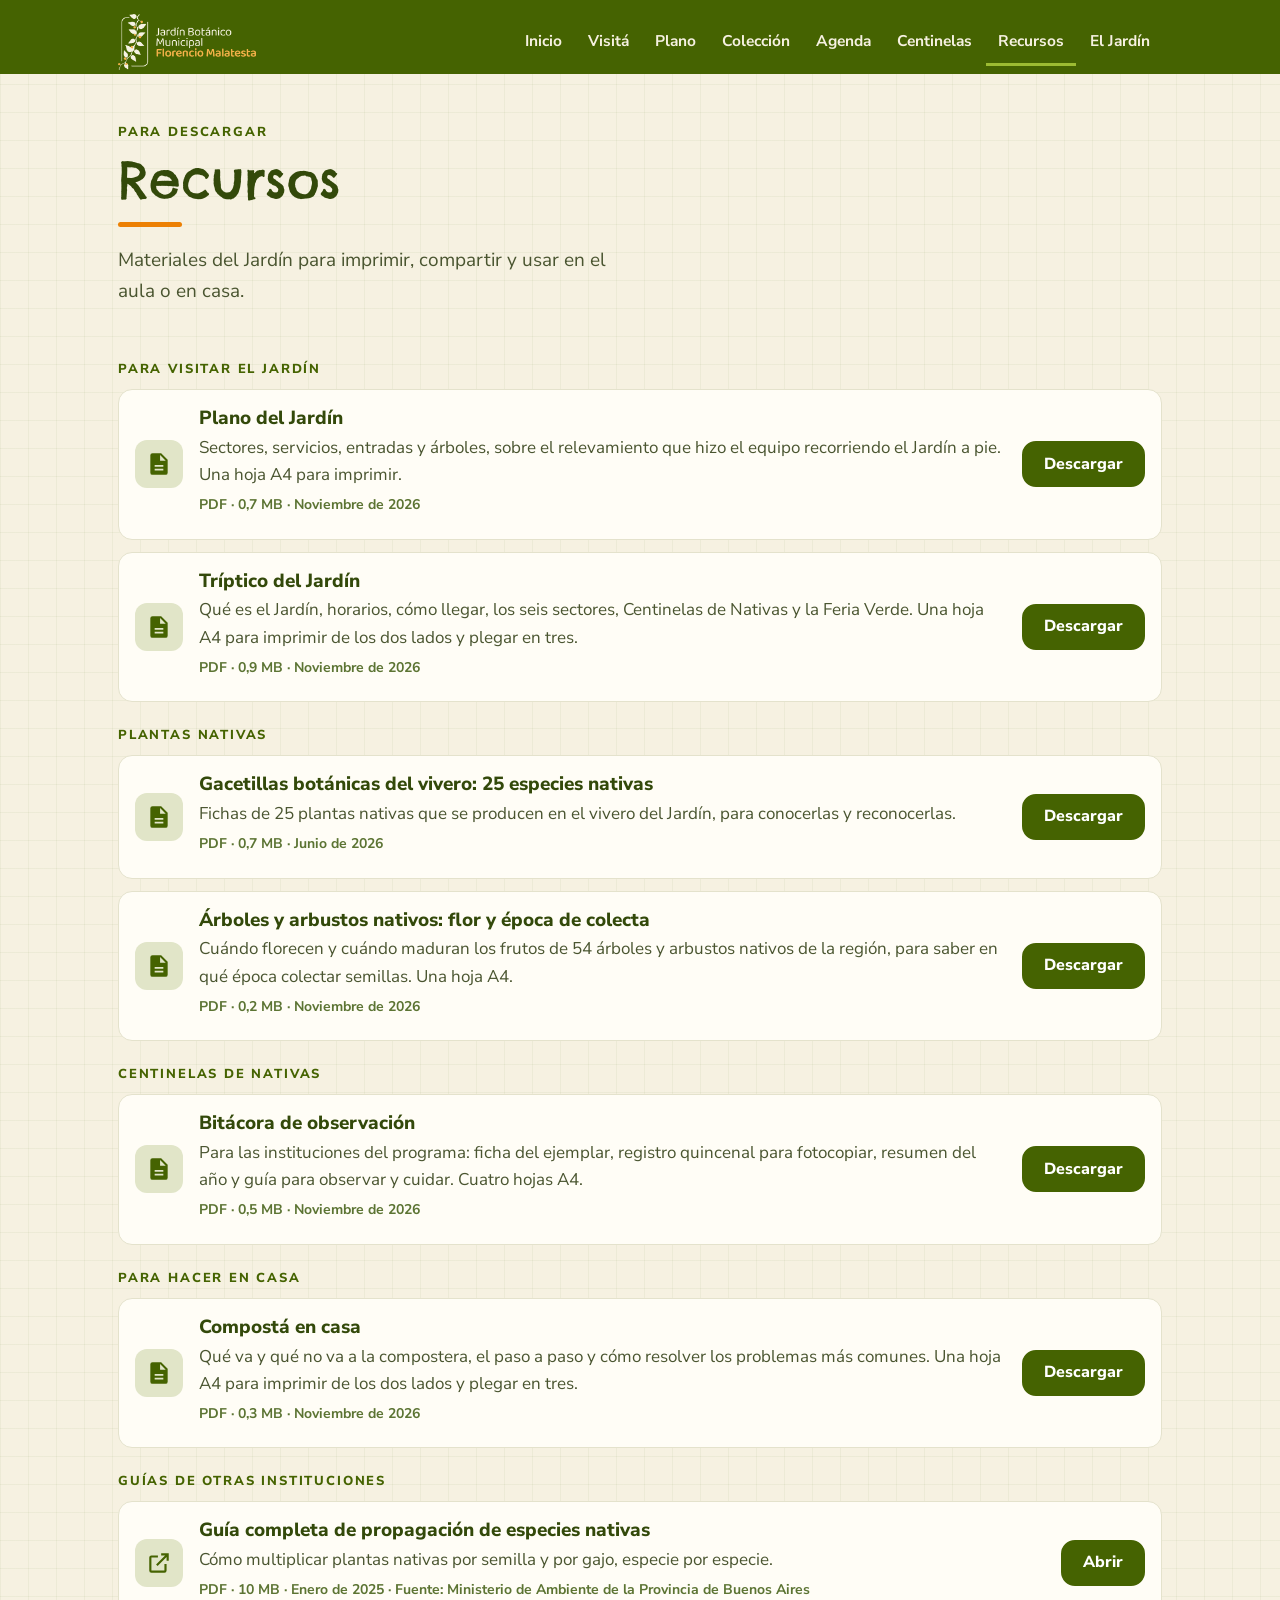
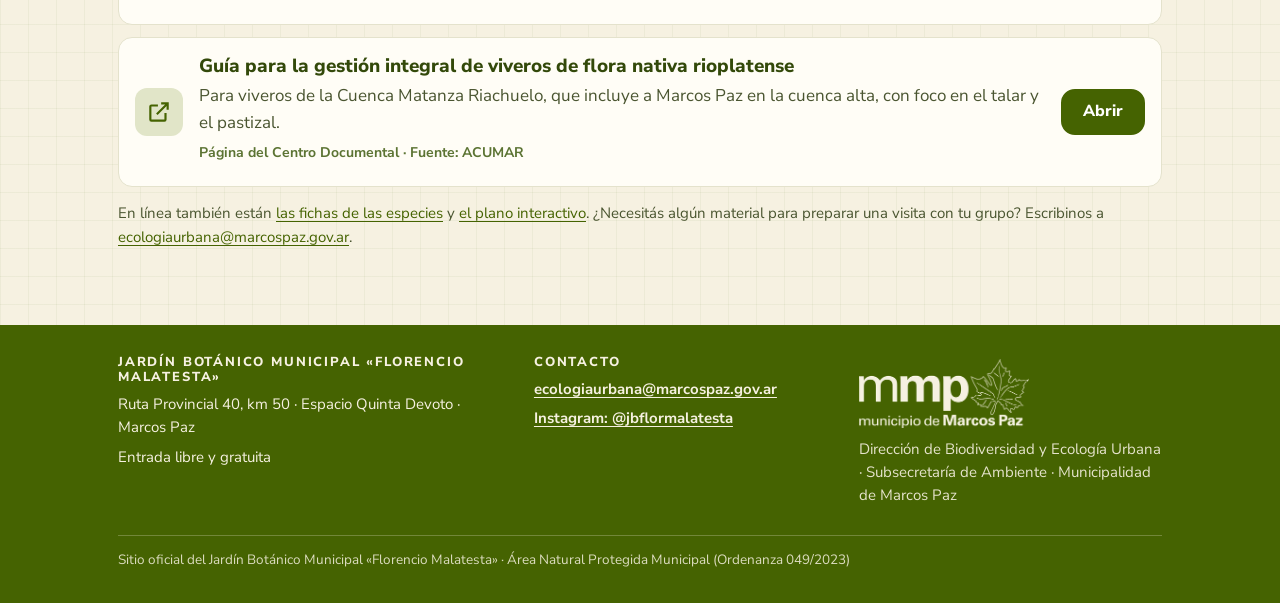
<file: recursos/index.html>
<!doctype html>
<html lang="es-AR">
<head>
<meta charset="utf-8">
<meta name="viewport" content="width=device-width, initial-scale=1, viewport-fit=cover">
<title>Recursos · Jardín Botánico Municipal «Florencio Malatesta»</title>
<meta name="description" content="Materiales del Jardín Botánico Municipal de Marcos Paz para descargar: el plano del Jardín y otros recursos para imprimir y usar en el aula.">
<meta name="theme-color" content="#456301">
<link rel="icon" href="../img/favicon-32.png" sizes="32x32" type="image/png">
<link rel="icon" href="../img/favicon-64.png" sizes="64x64" type="image/png">
<link rel="apple-touch-icon" href="../img/icono-180.png">
<meta property="og:type" content="website">
<meta property="og:locale" content="es_AR">
<meta property="og:site_name" content="Jardín Botánico Municipal «Florencio Malatesta»">
<meta property="og:title" content="Recursos · Jardín Botánico Municipal «Florencio Malatesta»">
<meta property="og:description" content="Materiales del Jardín Botánico Municipal de Marcos Paz para descargar: el plano del Jardín y otros recursos para imprimir y usar en el aula.">
<meta property="og:image" content="https://jbflormalatesta.github.io/img/compartir.jpg">
<link rel="preconnect" href="https://fonts.googleapis.com">
<link rel="preconnect" href="https://fonts.gstatic.com" crossorigin>
<link href="https://fonts.googleapis.com/css2?family=Chelsea+Market&amp;family=Nunito+Sans:ital,opsz,wght@0,6..12,400..800;1,6..12,400..700&amp;display=swap" rel="stylesheet">
<link rel="stylesheet" href="../comun/sitio.css">
</head>
<body>
<a class="saltar" href="#contenido">Saltar al contenido</a>
<header class="banda">
  <div class="in">
    <a class="logo" href="../"><img src="../img/logo-jb.png" width="460" height="187" alt="Jardín Botánico Municipal Florencio Malatesta · Inicio"></a>
    <nav class="principal" aria-label="Secciones del sitio">
      <ul><li><a href="../">Inicio</a></li><li><a href="../visita/">Visitá</a></li><li><a href="../plano/">Plano</a></li><li><a href="../coleccion/">Colección</a></li><li><a href="../agenda/">Agenda</a></li><li><a href="../centinelas/">Centinelas</a></li><li><a href="../recursos/" aria-current="page">Recursos</a></li><li><a href="../el-jardin/">El Jardín</a></li></ul>
    </nav>
  </div>
</header>
<div data-aviso hidden></div>
<main id="contenido">
  <div class="in">
    <section class="portada sola" aria-labelledby="titulo-recursos">
      <div>
        <p class="volanta">Para descargar</p>
        <h1 id="titulo-recursos">Recursos</h1>
        <span class="filete" aria-hidden="true"></span>
        <p class="bajada">Materiales del Jardín para imprimir, compartir y usar en el aula o en casa.</p>
      </div>
    </section>

    <section class="seccion pegada" aria-label="Materiales para descargar">
      <div class="recursos" data-recursos>
        <noscript><div class="agenda-estado"><p>Para ver la lista de materiales hace falta JavaScript.</p></div></noscript>
      </div>
      <p class="nota mas-aire">En línea también están <a href="../coleccion/">las fichas de las especies</a> y <a href="../plano/">el plano interactivo</a>. ¿Necesitás algún material para preparar una visita con tu grupo? Escribinos a <a data-enlace="mail" data-mostrar href="mailto:ecologiaurbana@marcospaz.gov.ar">ecologiaurbana@marcospaz.gov.ar</a>.</p>
    </section>
  </div>
</main>
<footer class="pie">
  <div class="in">
    <div>
      <h2>Jardín Botánico Municipal «Florencio Malatesta»</h2>
      <p data-dato="direccion"><span class="nw">Ruta Provincial 40, km 50</span> · <span class="nw">Espacio Quinta Devoto</span> · <span class="nw">Marcos Paz</span></p>
      <p>Entrada libre y gratuita</p>
    </div>
    <div class="redes">
      <h2>Contacto</h2>
      <p><a data-enlace="mail" data-mostrar href="mailto:ecologiaurbana@marcospaz.gov.ar">ecologiaurbana@marcospaz.gov.ar</a></p>
      <p><a data-enlace="instagram" href="https://www.instagram.com/jbflormalatesta/" rel="noopener">Instagram: @jbflormalatesta</a></p>
    </div>
    <div class="muni">
      <img src="../img/logo-mmp.png" width="360" height="145" alt="Municipio de Marcos Paz">
      <p class="dependencia">Dirección de Biodiversidad y Ecología Urbana · Subsecretaría de Ambiente · Municipalidad de Marcos Paz</p>
    </div>
    <p class="oficial">Sitio oficial del Jardín Botánico Municipal «Florencio Malatesta» · Área Natural Protegida Municipal (Ordenanza 049/2023)</p>
  </div>
</footer>
<script src="../datos/sitio.js"></script>
<script src="../datos/recursos.js"></script>
<script src="../recursos/recursos.js"></script>
<script src="../comun/sitio.js"></script>
</body>
</html>
</file>
<file: comun/sitio.css>
/*
 * Jardín Botánico Municipal «Florencio Malatesta» · estilos comunes del sitio
 * ---------------------------------------------------------------------------
 * Paleta institucional (identidad visual del Jardín). No se agregan colores nuevos:
 * solo variaciones de tono de estos. El naranja es acento, nunca color de texto.
 */
:root {
  --verde: #456301;          /* verde institucional: franjas, botones */
  --verde-profundo: #33490A; /* títulos */
  --verde-claro: #9CBB32;    /* filetes y líneas (no para texto) */
  --naranja: #EC8004;        /* acento: un solo uso por página */
  --salvia: #E1E5C8;         /* fondos de datos */
  --crema: #F6F1E1;          /* fondo general */
  --rojo-ceibo: #C7261C;     /* avisos de cierre o riesgo */
  --tinta: #2A331A;          /* texto */
  /* variaciones de tono */
  --papel: #FFFDF6;
  --silueta: #BCC998;
  --linea: #CDD4AB;
  --tinta-suave: #4A5530;
  --cientifico: #5C7433;
  --produccion: #7A9622;     /* color de zona «producción» de la señalética (solo en el plano) */
  --tierra: #E9DFC3;         /* tono oscuro del crema: calle de tierra y ripio (solo en el plano) */
  --ripio: #C9BB93;          /* piedras del ripio (solo en el plano) */

  --radio: 14px;
  --ancho: 1080px;
  --ancho-texto: 46rem;
  --fuente-titulo: "Chelsea Market", "Nunito Sans", system-ui, sans-serif;
  --fuente: "Nunito Sans", system-ui, -apple-system, "Segoe UI", Roboto, Arial, sans-serif;
}

*, *::before, *::after { box-sizing: border-box; }
html { -webkit-text-size-adjust: 100%; text-size-adjust: 100%; scroll-padding-top: 12px; }
body {
  margin: 0; min-height: 100vh; display: flex; flex-direction: column;
  background-color: var(--crema); color: var(--tinta);
  font-family: var(--fuente); font-size: 17px; line-height: 1.6;
  background-image:
    linear-gradient(rgba(69, 99, 1, .05) 1px, transparent 1px),
    linear-gradient(90deg, rgba(69, 99, 1, .05) 1px, transparent 1px);
  background-size: 28px 28px;
}
img { max-width: 100%; height: auto; }
a { color: var(--verde); text-underline-offset: .18em; }
a:hover { color: var(--verde-profundo); }
:focus-visible { outline: 3px solid var(--verde-claro); outline-offset: 2px; border-radius: 6px; }
.oculto { position: absolute !important; width: 1px; height: 1px; overflow: hidden; clip: rect(0 0 0 0); white-space: nowrap; }
.saltar { position: absolute; left: 12px; top: -60px; z-index: 10; background: var(--papel); color: var(--verde-profundo);
  padding: 8px 14px; border-radius: 8px; font-weight: 700; }
.saltar:focus { top: 10px; }
.in { width: 100%; max-width: var(--ancho); margin: 0 auto; padding: 0 18px; }

/* ---------- franja de identidad (cabecera) ---------- */
.banda { background: var(--verde); color: var(--crema); padding-top: max(10px, env(safe-area-inset-top)); }
.banda .in { display: flex; flex-wrap: wrap; align-items: center; justify-content: space-between; gap: 6px 18px; }
.banda .logo { display: block; line-height: 0; padding: 4px 0; }
.banda .logo img { height: 48px; width: auto; }
.principal { flex: 1 1 auto; display: flex; justify-content: flex-end; }
.principal ul { list-style: none; margin: 0; padding: 0; display: flex; gap: 2px; overflow-x: auto; scrollbar-width: none; }
.principal ul::-webkit-scrollbar { display: none; }
.principal a {
  display: block; color: var(--crema); text-decoration: none; font-weight: 700; font-size: 15.5px;
  padding: 14px 12px 12px; border-bottom: 3px solid transparent; white-space: nowrap; line-height: 1.2;
}
.principal a:hover { border-bottom-color: rgba(246, 241, 225, .45); color: var(--crema); }
.principal a[aria-current="page"] { border-bottom-color: var(--verde-claro); }
@media (max-width: 899px) {
  .banda .in { padding-bottom: 0; }
  .principal { flex-basis: 100%; justify-content: flex-start; margin: 0 -8px; }
  .principal ul { flex-wrap: wrap; overflow: visible; gap: 0 2px; }
  .principal a { padding: 9px 8px 8px; }
}
@media (min-width: 900px) { .banda .logo img { height: 56px; } }
@media (min-width: 900px) and (max-width: 1079px) { .principal a { padding-left: 9px; padding-right: 9px; font-size: 15px; } }

/* ---------- aviso editable ---------- */
.aviso { background: var(--salvia); border-bottom: 1px solid var(--linea); }
.aviso .in { display: flex; gap: 12px; align-items: flex-start; padding-top: 12px; padding-bottom: 12px; }
.aviso svg { flex: 0 0 24px; width: 24px; height: 24px; color: var(--verde); margin-top: 2px; }
.aviso p { margin: 0; font-weight: 700; color: var(--tinta); }
.aviso a { font-weight: 800; white-space: nowrap; }
.aviso.alerta { background: var(--papel); border-bottom: 3px solid var(--rojo-ceibo); }
.aviso.alerta svg { color: var(--rojo-ceibo); }

/* ---------- estructura y tipografía ---------- */
main { flex: 1; width: 100%; }
.seccion { padding: 34px 0; }
.seccion + .seccion { padding-top: 6px; }
h1, h2, h3 { color: var(--verde-profundo); line-height: 1.15; margin: 0 0 10px; }
h1, .titulo { font-family: var(--fuente-titulo); font-weight: 400; font-size: clamp(32px, 8vw, 50px); letter-spacing: .005em; }
h2 { font-family: var(--fuente-titulo); font-weight: 400; font-size: clamp(25px, 5.6vw, 32px); }
h3 { font-family: var(--fuente); font-weight: 800; font-size: 19px; }
p { margin: 0 0 12px; }
.volanta { font-size: 13px; letter-spacing: .14em; text-transform: uppercase; font-weight: 800; color: var(--verde); margin: 0 0 8px; }
.filete { display: block; width: 64px; height: 5px; border-radius: 3px; background: var(--naranja); margin: 14px 0 18px; }
.bajada { font-size: 19px; color: var(--tinta-suave); max-width: var(--ancho-texto); }
.texto { max-width: var(--ancho-texto); }
.nota { font-size: 15px; color: var(--tinta-suave); }

/* ---------- botones ---------- */
button, input, select, textarea { font: inherit; }
.nw { white-space: nowrap; }
.grilla.arriba { align-items: start; }
.botones { display: flex; flex-wrap: wrap; gap: 10px; margin-top: 18px; }
.boton {
  display: inline-flex; align-items: center; justify-content: center; gap: 8px; min-height: 50px;
  background: var(--verde); color: #fff; text-decoration: none; font-weight: 800; font-size: 16px;
  border-radius: var(--radio); padding: 12px 20px; border: 2px solid var(--verde); line-height: 1.2; text-align: center;
}
.boton:hover { background: var(--verde-profundo); border-color: var(--verde-profundo); color: #fff; }
.boton.sec { background: var(--papel); color: var(--verde-profundo); border-color: var(--linea); }
.boton.sec:hover { background: #fff; border-color: var(--verde); color: var(--verde-profundo); }
.boton svg { width: 20px; height: 20px; flex: 0 0 20px; }

/* ---------- portada ---------- */
.portada { display: grid; gap: 22px; align-items: center; padding: 30px 0 26px; }
@media (min-width: 860px) { .portada { grid-template-columns: 1.05fr .95fr; gap: 40px; padding: 48px 0 40px; } }

/* ---------- fotos (si falta el archivo, queda una lámina con la silueta del Jardín) ---------- */
.foto { margin: 0; position: relative; border-radius: 18px; overflow: hidden; background: var(--salvia); aspect-ratio: 3 / 2; }
.foto img { display: block; width: 100%; height: 100%; object-fit: cover; }
.foto.sin-foto { display: flex; align-items: flex-end; justify-content: flex-end;
  background: linear-gradient(160deg, var(--salvia), #d6dcb6); }
.foto.sin-foto::after {
  content: ""; width: 62%; height: 92%; margin: 0 -6% -4% 0; opacity: .55;
  background: no-repeat bottom right / contain url("../img/silueta-arbol.svg");
}
.foto figcaption { position: absolute; left: 10px; bottom: 10px; background: rgba(42, 51, 26, .78); color: #fff;
  font-size: 13px; padding: 3px 10px; border-radius: 999px; }

/* ---------- tarjetas y grillas ---------- */
.grilla { display: grid; gap: 14px; }
@media (min-width: 700px) { .grilla.dos { grid-template-columns: repeat(2, 1fr); } .grilla.tres { grid-template-columns: repeat(3, 1fr); } }
.tarjeta { background: var(--papel); border: 1.5px solid #E4E2CC; border-radius: var(--radio); padding: 20px; display: flex; flex-direction: column; }
.tarjeta h3 { margin-bottom: 6px; }
.tarjeta p { color: var(--tinta-suave); }
.tarjeta .botones { margin-top: auto; padding-top: 6px; }
.tarjeta.dato { background: var(--salvia); border-color: var(--salvia); }
.tarjeta .codigo { font-size: 12.5px; font-weight: 800; letter-spacing: .1em; color: var(--verde); text-transform: uppercase; margin-bottom: 4px; }
.tarjeta h3.titulo { font-family: var(--fuente-titulo); font-weight: 400; font-size: 23px; }
:target.tarjeta { border-color: var(--verde); box-shadow: 0 0 0 3px var(--verde-claro); }

/* ---------- fases numeradas y listas ---------- */
.fases { list-style: none; margin: 0; padding: 0; display: grid; gap: 14px; }
@media (min-width: 860px) { .fases { grid-template-columns: repeat(3, 1fr); } }
.fases li { position: relative; padding-top: 64px; }
.fases .num { position: absolute; top: 16px; left: 20px; font-family: var(--fuente-titulo); font-size: 38px; line-height: 1; color: var(--verde); }
.lista { margin: 0 0 8px; padding-left: 1.15em; color: var(--tinta-suave); }
.lista li { margin: 5px 0; }

/* ---------- horarios ---------- */
.horarios { margin: 0 0 12px; display: grid; grid-template-columns: auto 1fr; gap: 6px 18px; }
.horarios dt { font-weight: 800; }
.horarios dd { margin: 0; white-space: nowrap; }
.horarios .cerrado { color: var(--tinta-suave); }

/* ---------- listas con ícono ---------- */
.lista-iconos { list-style: none; margin: 0; padding: 0; display: grid; gap: 12px; }
@media (min-width: 700px) { .lista-iconos.dos { grid-template-columns: repeat(2, 1fr); } }
.lista-iconos li { display: grid; grid-template-columns: 44px 1fr; gap: 12px; align-items: start; }
.lista-iconos .ico { width: 44px; height: 44px; border-radius: 50%; background: var(--salvia); display: grid; place-items: center; color: var(--verde); }
.lista-iconos .ico svg { width: 24px; height: 24px; }
.lista-iconos strong { display: block; color: var(--verde-profundo); }

/* ---------- cifras ---------- */
.cifras { display: grid; gap: 12px; grid-template-columns: repeat(auto-fit, minmax(170px, 1fr)); margin: 6px 0 0; }
.cifra { background: var(--salvia); border-radius: var(--radio); padding: 16px 18px; }
.cifra b { display: block; font-family: var(--fuente-titulo); font-weight: 400; font-size: clamp(24px, 6.4vw, 32px); color: var(--verde-profundo); line-height: 1.1; }
.cifra span { color: var(--tinta-suave); font-size: 15px; }

/* ---------- línea de tiempo ---------- */
.historia { list-style: none; margin: 0; padding: 0; border-left: 3px solid var(--verde-claro); }
.historia li { position: relative; padding: 0 0 16px 22px; }
.historia li::before { content: ""; position: absolute; left: -9px; top: 6px; width: 15px; height: 15px; border-radius: 50%;
  background: var(--crema); border: 3px solid var(--verde); }
.historia b { display: block; color: var(--verde-profundo); }

.cita { margin: 0; padding: 18px 22px; background: var(--papel); border-left: 5px solid var(--verde); border-radius: 0 var(--radio) var(--radio) 0;
  font-size: 18px; color: var(--tinta); max-width: var(--ancho-texto); }

/* ---------- pie institucional ---------- */
.pie { background: var(--verde); color: var(--crema); padding: 30px 0 calc(26px + env(safe-area-inset-bottom)); font-size: 15px; line-height: 1.55; margin-top: 30px; }
.pie .in { display: grid; gap: 22px; }
@media (min-width: 760px) { .pie .in { grid-template-columns: 1.3fr 1fr 1fr; } }
.pie h2 { font-family: var(--fuente); font-weight: 800; font-size: 13px; letter-spacing: .14em; text-transform: uppercase; color: var(--crema); margin: 0 0 8px; }
.pie p { margin: 0 0 6px; }
.pie a { color: var(--crema); font-weight: 700; }
.pie a:hover { color: #fff; }
.pie .muni img { width: 170px; height: auto; display: block; margin: 4px 0 10px; }
.pie .dependencia { color: rgba(246, 241, 225, .9); }
.pie .oficial { grid-column: 1 / -1; border-top: 1px solid rgba(246, 241, 225, .25); padding-top: 14px; font-size: 13.5px; color: rgba(246, 241, 225, .85); }

@media print {
  .banda .principal, .aviso, .pie .redes, .botones { display: none; }
  body { background-image: none; }
}
.seccion.pegada { padding-top: 0; }
.mas-aire { margin-top: 14px; }

/* ---------- agenda (comun/agenda.js) ---------- */
.agenda-lista { display: grid; gap: 12px; }
.agenda-mes { font-family: var(--fuente); font-weight: 800; font-size: 13px; letter-spacing: .14em; text-transform: uppercase;
  color: var(--verde); margin: 22px 0 10px; }
.agenda-mes:first-child { margin-top: 4px; }
.actividad { display: grid; grid-template-columns: 62px 1fr; gap: 16px; align-items: start; background: var(--papel);
  border: 1.5px solid #E4E2CC; border-radius: var(--radio); padding: 16px; }
.actividad .fecha { margin: 0; background: var(--verde); color: #fff; border-radius: 12px; text-align: center; padding: 9px 4px 8px; line-height: 1; }
.actividad .fecha .dia { display: block; font-family: var(--fuente-titulo); font-size: 30px; }
.actividad .fecha .mes { display: block; font-size: 12px; font-weight: 800; letter-spacing: .12em; text-transform: uppercase; margin-top: 6px; }
.actividad .cuando { margin: 0 0 2px; font-weight: 800; font-size: 15px; color: var(--verde); }
.actividad h3 { margin: 0 0 6px; font-size: 20px; }
.actividad .lugar { display: flex; gap: 6px; align-items: flex-start; margin: 0 0 6px; color: var(--tinta-suave); font-size: 15.5px; }
.actividad .lugar svg { flex: 0 0 18px; width: 18px; height: 18px; margin-top: 3px; color: var(--verde); }
.actividad .texto { margin: 0 0 6px; color: var(--tinta-suave); }
.actividad .acciones { margin: 8px 0 0; font-weight: 800; font-size: 15px; }
.actividad.breve { padding: 12px 14px; grid-template-columns: 54px 1fr; gap: 14px; }
.actividad.breve .fecha .dia { font-size: 26px; }
.actividad.breve h3 { font-size: 18px; margin-bottom: 2px; }
.actividad.breve .lugar { margin: 0; }
.marca-dia { display: inline-block; vertical-align: 1px; margin-left: 4px; background: var(--naranja); color: var(--tinta);
  font-size: 11.5px; font-weight: 800; letter-spacing: .08em; text-transform: uppercase; border-radius: 999px; padding: 2px 9px; }
.agenda-estado { background: var(--salvia); border-radius: var(--radio); padding: 18px 20px; }
.agenda-estado p { margin: 0; color: var(--tinta); font-weight: 700; }
.agenda-estado .botones { margin-top: 14px; }
.agenda-cargando { color: var(--tinta-suave); font-weight: 700; }
.agenda .nota { margin-top: 14px; }
@media (min-width: 700px) { .agenda-lista.dos-col { grid-template-columns: repeat(2, 1fr); } }

/* ---------- recursos (recursos/recursos.js) ---------- */
.recursos-grupo + .recursos-grupo { margin-top: 26px; }
.recursos-grupo h2 { font-family: var(--fuente); font-weight: 800; font-size: 13px; letter-spacing: .14em; text-transform: uppercase; color: var(--verde); margin: 4px 0 12px; }
.recursos-lista { list-style: none; margin: 0; padding: 0; display: grid; gap: 12px; }
.recurso { display: grid; grid-template-columns: 48px 1fr; gap: 6px 16px; align-items: start; background: var(--papel);
  border: 1.5px solid #E4E2CC; border-radius: var(--radio); padding: 16px; }
.recurso .ico { width: 48px; height: 48px; border-radius: 12px; background: var(--salvia); display: grid; place-items: center; color: var(--verde); }
.recurso .ico svg { width: 26px; height: 26px; }
.recurso h3 { margin: 2px 0 4px; }
.recurso p { margin: 0 0 6px; color: var(--tinta-suave); }
.recurso .meta { font-size: 14px; font-weight: 700; color: var(--cientifico); }
.recurso .boton { grid-column: 2; justify-self: start; min-height: 46px; padding: 10px 20px; }
@media (min-width: 700px) {
  .recurso { grid-template-columns: 48px 1fr auto; align-items: center; }
  .recurso .boton { grid-column: 3; justify-self: end; }
}
</file>
<file: coleccion/coleccion.css>
/* La colección: listado y fichas de especies. Usa la paleta de comun/sitio.css. */
.coleccion { padding-top: 22px; padding-bottom: 20px; }
.rotulo { font-size: 12.5px; letter-spacing: .15em; text-transform: uppercase; color: var(--verde); font-weight: 800; }
.migas { margin: 0 0 14px; font-size: 15px; }
.migas a { font-weight: 700; text-decoration: none; }
.migas a:hover { text-decoration: underline; }

/* ficha */
.ficha { max-width: 760px; }
.ficha .meta { display: flex; justify-content: space-between; align-items: center; gap: 12px; margin: 0 0 14px; }
.pill { display: inline-block; font-size: 12.5px; font-weight: 800; letter-spacing: .13em; text-transform: uppercase; color: #fff;
  background: var(--verde); border-radius: 999px; padding: 6px 13px 5px; line-height: 1.3; white-space: nowrap; }
.pill.exotica { background: var(--naranja); color: var(--tinta); }
.cabeza { display: grid; grid-template-columns: 1fr auto; gap: 10px 14px; align-items: end; }
.ficha .familia { margin: 0 0 2px; }
.ficha h1 { font-family: var(--fuente); font-weight: 800; font-size: clamp(38px, 11.5vw, 62px); line-height: 1.02; margin: 0;
  color: var(--verde-profundo); letter-spacing: -.012em; overflow-wrap: break-word; }
.cientifico { font-size: 21px; color: var(--cientifico); font-style: italic; font-weight: 600; margin: 8px 0 0; line-height: 1.3; }
.cientifico .r, .lista .c .r { font-style: normal; }
.tambien { margin: 4px 0 0; color: var(--tinta-suave); font-size: 15.5px; }
.porte { margin: 0; width: 92px; text-align: center; }
.porte svg { width: 92px; height: 92px; display: block; color: var(--silueta); }
.porte figcaption { font-size: 11px; letter-spacing: .14em; text-transform: uppercase; color: var(--verde); font-weight: 800; margin-top: 2px; }
.ficha hr { border: 0; border-top: 1.5px solid var(--linea); margin: 22px 0; }
.bloque { display: grid; grid-template-columns: 46px 1fr; gap: 14px; margin: 0 0 22px; }
.bloque svg { width: 46px; height: 46px; display: block; }
.titulo-sec { font-family: var(--fuente); font-size: 13.5px; letter-spacing: .15em; text-transform: uppercase; color: var(--verde-profundo);
  font-weight: 800; margin: 6px 0 6px; }
.bloque p { margin: 0; }
.ficha .seccion-ficha { margin: 30px 0 0; }
.estaciones { display: grid; grid-template-columns: repeat(2, 1fr); gap: 10px; margin-top: 10px; }
.est { position: relative; aspect-ratio: 1 / 1; border-radius: var(--radio); overflow: hidden; background: var(--papel); border: 1.5px dashed var(--linea);
  display: flex; flex-direction: column; align-items: center; justify-content: center; color: var(--tinta-suave); text-decoration: none; text-align: center; padding: 8px; }
.est svg { width: 34px; height: 34px; color: var(--silueta); }
.est b { font-size: 12.5px; letter-spacing: .13em; text-transform: uppercase; margin-top: 6px; color: var(--verde); }
.est small { font-size: 13px; }
.est.foto-est { border: 0; padding: 0; background: var(--salvia); }
.est.foto-est img { position: absolute; inset: 0; width: 100%; height: 100%; object-fit: cover; }
.est.foto-est b { position: absolute; left: 8px; bottom: 8px; margin: 0; background: rgba(51, 73, 10, .88); color: #fff; border-radius: 999px; padding: 3px 9px 2px; font-size: 11px; }
.aviso-ficha { display: flex; gap: 12px; align-items: center; background: var(--papel); border: 1.5px dashed var(--linea); border-radius: var(--radio);
  padding: 14px 16px; color: var(--tinta-suave); font-size: 15.5px; margin-top: 10px; line-height: 1.45; }
.aviso-ficha svg { flex: 0 0 30px; width: 30px; height: 30px; color: var(--silueta); }
.acciones { display: grid; gap: 10px; margin: 30px 0 0; }
.acciones .boton { width: 100%; }
.redes-ficha { text-align: center; margin: 12px 0 0; font-size: 15px; color: var(--tinta-suave); }
.redes-ficha a { font-weight: 700; }
.vecinos { display: grid; grid-template-columns: 1fr 1fr; gap: 10px; margin-top: 26px; }
.vecinos a { display: block; text-decoration: none; background: var(--papel); border: 1.5px solid #E4E2CC; border-radius: var(--radio); padding: 10px 12px; color: var(--verde-profundo); line-height: 1.25; }
.vecinos a span { display: block; font-size: 12px; letter-spacing: .12em; text-transform: uppercase; color: var(--verde); font-weight: 800; margin-bottom: 2px; }
.vecinos a b { font-weight: 800; }
.vecinos .sig { text-align: right; grid-column: 2; }

/* listado */
.intro-col h1 { margin-bottom: 6px; }
.intro-col p { max-width: 38em; }
.buscador { position: relative; margin: 20px 0 12px; max-width: 760px; }
.buscador svg { position: absolute; left: 14px; top: 50%; transform: translateY(-50%); width: 20px; height: 20px; color: var(--verde); pointer-events: none; }
.buscador input { width: 100%; font: inherit; font-size: 17px; padding: 13px 14px 13px 44px; border: 1.5px solid var(--linea); border-radius: var(--radio); background: #fff; color: var(--tinta); }
.buscador input::placeholder { color: #6F7756; }
.chips { display: flex; flex-wrap: wrap; gap: 8px; max-width: 760px; }
.chips .sep { width: 100%; height: 0; }
.chip { font: inherit; font-size: 14.5px; font-weight: 700; border: 1.5px solid var(--linea); background: var(--papel); color: var(--verde-profundo); border-radius: 999px; padding: 7px 14px; cursor: pointer; line-height: 1.2; }
.chip[aria-pressed="true"] { background: var(--verde); border-color: var(--verde); color: #fff; }
.cuenta { margin: 16px 2px 8px; font-size: 14px; color: var(--tinta-suave); display: flex; justify-content: space-between; gap: 10px; flex-wrap: wrap; max-width: 760px; }
.leyenda .dot { margin: 0 3px 0 10px; }
.lista { list-style: none; margin: 0; padding: 0; display: grid; gap: 8px; max-width: 760px; }
.lista a { display: grid; grid-template-columns: 44px 1fr auto; gap: 12px; align-items: center; background: var(--papel); border: 1.5px solid #E4E2CC; border-radius: var(--radio); padding: 9px 12px; text-decoration: none; color: inherit; }
.lista a:hover { border-color: var(--linea); background: #fff; }
.lista svg { width: 44px; height: 44px; color: var(--silueta); display: block; }
.lista .n { display: block; font-weight: 800; color: var(--verde-profundo); font-size: 17px; line-height: 1.2; }
.lista .c { display: block; font-style: italic; color: var(--cientifico); font-size: 14.5px; line-height: 1.3; }
.lista .cod { font-size: 12.5px; color: var(--verde); font-weight: 800; letter-spacing: .06em; text-align: right; white-space: nowrap; }
.dot { display: inline-block; width: 9px; height: 9px; border-radius: 50%; background: var(--verde); margin-left: 7px; vertical-align: 1px; }
.dot.exotica { background: var(--naranja); }
.vacio { background: var(--papel); border: 1.5px dashed var(--linea); border-radius: var(--radio); padding: 18px; color: var(--tinta-suave); text-align: center; }
.mensaje { padding: 24px 0 10px; max-width: 760px; }
.mensaje h1 { font-family: var(--fuente-titulo); font-weight: 400; }

@media (min-width: 640px) {
  .porte { width: 120px; } .porte svg { width: 120px; height: 120px; }
  .estaciones { grid-template-columns: repeat(4, 1fr); }
  .acciones { grid-template-columns: 1fr 1fr; }
  .cientifico { font-size: 24px; }
}
@media print { .acciones, .vecinos, .redes-ficha, .migas { display: none; } }
</file>
<file: plano/plano.css>
/* Plano del Jardín. Usa la paleta de comun/sitio.css y los colores por zona de la señalética. */
.portada.sola { grid-template-columns: 1fr; padding-bottom: 16px; }
.portada.sola .bajada { max-width: var(--ancho-texto); }

.plano-grilla { display: grid; gap: 18px; }
@media (min-width: 900px) { .plano-grilla { grid-template-columns: minmax(0, 1fr) 270px; align-items: start; } }

.plano-herramientas { display: flex; flex-wrap: wrap; gap: 8px; margin: 0 0 10px; }
.boton.chico { min-height: 42px; padding: 8px 14px; font-size: 15px; }
.boton.sec[aria-pressed="true"] { background: var(--salvia); border-color: var(--verde); }

.plano-marco { background: var(--papel); border: 1.5px solid #E4E2CC; border-radius: var(--radio); padding: 6px; }
/* entero a la vista; «Ampliar» lo agranda y se recorre deslizando dentro del recuadro */
.plano-svg { display: block; width: 100%; height: auto; max-height: 82vh; }
.plano-marco.ampliado { overflow: auto; -webkit-overflow-scrolling: touch; max-height: 85vh; }
.plano-marco.ampliado .plano-svg { width: 220%; max-height: none; }
@media (min-width: 900px) { .plano-marco.ampliado .plano-svg { width: 160%; } }
.plano-marco.con-cuadricula .plano-svg { cursor: crosshair; }

/* capas del relevamiento */
.plano-svg .predio { fill: var(--crema); stroke: var(--verde-profundo); stroke-width: .16; stroke-linejoin: round; }
.plano-svg .veg { fill: var(--linea); }
.plano-svg .estr { fill: var(--tinta-suave); opacity: .45; }
.plano-svg .casa { fill: var(--tinta-suave); }
.plano-svg .inv { fill: var(--salvia); stroke: var(--produccion); stroke-width: .22; }
.plano-svg .comp { fill: var(--produccion); opacity: .62; }
.plano-svg .asiento { fill: var(--naranja); }
.plano-svg #arboles circle { fill: var(--cientifico); }
.plano-svg #arboles circle.ejemplar, .plano-svg .aqui .ejemplar { fill: var(--naranja); stroke: var(--tinta); stroke-width: .14; }

/* afuera del alambrado (aproximado): calles, veredas y edificio principal */
.plano-svg #entorno .ruta { fill: var(--tinta-suave); }
.plano-svg #entorno .borde-ruta { stroke: var(--crema); stroke-width: .14; opacity: .7; }
.plano-svg #entorno .eje { stroke: var(--crema); stroke-width: .24; stroke-dasharray: 1.6 1.2; }
.plano-svg #entorno .calle { fill: var(--salvia); stroke: var(--silueta); stroke-width: .14; }
.plano-svg #entorno .cemento { fill: var(--papel); stroke: var(--linea); stroke-width: .08; }
.plano-svg #entorno .vereda { fill: var(--crema); }
.plano-svg #entorno .plantas circle { fill: var(--verde-claro); }
.plano-svg #entorno .interna { fill: var(--tierra); }
.plano-svg #entorno .interna-ripio { fill: url(#ripio); }
.plano-svg #ripio circle { fill: var(--ripio); }
.plano-svg #entorno .edificio { fill: var(--tinta-suave); }
.plano-svg #entorno text { font-family: var(--fuente); font-weight: 800; text-anchor: middle; }
.plano-svg #entorno .rot-ruta { font-size: 1.8px; fill: var(--crema); letter-spacing: .05em; paint-order: stroke; stroke: var(--tinta-suave); stroke-width: 1.1; stroke-linejoin: round; }
.plano-svg #entorno .rot-calle { font-size: 1.35px; fill: var(--tinta-suave); letter-spacing: .03em; }
.plano-svg #entorno .rot-vereda { font-size: 1.2px; fill: var(--cientifico); paint-order: stroke; stroke: var(--crema); stroke-width: .45; }
.plano-svg #entorno .rot-interna { font-size: 1.1px; fill: var(--tinta-suave); paint-order: stroke; stroke: var(--tierra); stroke-width: .35; }
.plano-svg #entorno .rot-edificio { font-size: 1.3px; fill: var(--crema); }
.plano-svg #entorno .rot-chico { font-size: 1.1px; fill: var(--tinta-suave); }
.plano-svg #entorno .norte circle { fill: var(--papel); stroke: var(--linea); stroke-width: .15; }
.plano-svg #entorno .norte path { fill: var(--verde-profundo); }
.plano-svg #entorno .norte text { font-size: 1.5px; fill: var(--verde-profundo); }

/* cuadrícula de ayuda (columnas 1–56, filas 1–68 de abajo hacia arriba, como en el relevamiento) */
.plano-svg #cuadricula { display: none; }
.plano-marco.con-cuadricula #cuadricula { display: inline; }
.plano-svg #cuadricula line { stroke: var(--verde-profundo); stroke-width: .03; opacity: .4; }
.plano-svg #cuadricula line.cinco { stroke-width: .08; opacity: .55; }
.plano-svg #cuadricula text { font: 800 1.15px var(--fuente); fill: var(--tinta-suave); text-anchor: middle;
  paint-order: stroke; stroke: var(--papel); stroke-width: .4; stroke-linejoin: round; }
.plano-svg #toque rect { fill: var(--naranja); fill-opacity: .35; stroke: var(--tinta); stroke-width: .12; }

.plano-svg .escala line { stroke: var(--tinta); stroke-width: .2; }
.plano-svg .escala text { font: 800 1.3px var(--fuente); fill: var(--tinta-suave); }

/* marcas de datos/plano.js */
.plano-svg .marca circle, .plano-svg .marca rect { stroke: var(--papel); stroke-width: .28; }
.plano-svg .marca.sector circle { fill: var(--verde); }
.plano-svg .marca.servicio circle { fill: var(--naranja); }
.plano-svg .marca { cursor: pointer; }
.plano-svg .marca.acceso rect { fill: var(--tinta); }
.plano-svg .marca .flecha { fill: none; stroke: #fff; stroke-width: .28; stroke-linecap: round; stroke-linejoin: round; }
.plano-svg .marca.puerta rect { fill: var(--tinta); stroke-width: .18; }
.plano-svg .marca.referencia rect { fill: var(--produccion); }
.plano-svg .marca.parada circle { fill: var(--naranja); }
.plano-svg .marca.parada .bus { fill: var(--tinta); }
.plano-svg .marca.cruce rect { fill: var(--crema); stroke: var(--tinta); stroke-width: .2; }
.plano-svg .marca.cruce .cruz { stroke: var(--rojo-ceibo); stroke-width: .38; stroke-linecap: round; }
.plano-svg .rotulo.claro { fill: var(--crema); stroke: var(--tinta-suave); stroke-width: 1.1; }
.plano-svg .marca.panel rect { fill: var(--verde-profundo); }
.plano-svg .marca .num { font: 800 1.6px var(--fuente); fill: #fff; text-anchor: middle; }
.plano-svg .marca.servicio .num { font-size: 1.1px; fill: var(--tinta); }
.plano-svg .marca.referencia .num { font-size: 1.35px; fill: var(--tinta); }
.plano-svg .marca .gota { fill: var(--tinta); }
.plano-svg .rotulo { font: 800 1.4px var(--fuente); fill: var(--tinta); paint-order: stroke; stroke: var(--papel);
  stroke-width: .5; stroke-linejoin: round; }
.plano-svg .rotulo.izq { text-anchor: end; }
.plano-svg .aqui .anillo { fill: none; stroke: var(--naranja); stroke-width: .5; }
.plano-svg .aqui .punto { fill: var(--naranja); stroke: var(--tinta); stroke-width: .2; }
.plano-svg .aqui .pastilla rect { fill: var(--verde-profundo); }
.plano-svg .aqui .pastilla text { font: 800 1.35px var(--fuente); fill: #fff; text-anchor: middle; }
@media (prefers-reduced-motion: no-preference) {
  .plano-svg .aqui .anillo { transform-box: fill-box; transform-origin: center; animation: latido 1.6s ease-in-out infinite; }
}
@keyframes latido { 50% { transform: scale(1.3); opacity: .45; } }

.plano-estado { min-height: 1.6em; margin: 8px 2px 4px; font-weight: 800; color: var(--verde-profundo); }

/* referencias */
.leyenda ul { list-style: none; margin: 0 0 14px; padding: 0; display: grid; gap: 9px; }
@media (min-width: 560px) and (max-width: 899px) { .leyenda ul { grid-template-columns: 1fr 1fr; } }
.leyenda li { display: flex; align-items: center; gap: 10px; color: var(--tinta-suave); font-size: 15px; line-height: 1.3; }
.sw { flex: 0 0 26px; height: 18px; border-radius: 5px; display: inline-grid; place-items: center;
  font-size: 10px; font-weight: 800; line-height: 1; }
.sw.suelo { background: var(--crema); border: 1.5px solid var(--verde-profundo); }
.sw.veg { background: var(--linea); }
.sw.arbol { flex-basis: 12px; height: 12px; border-radius: 50%; margin: 0 7px; background: var(--cientifico); }
.sw.casa { background: var(--tinta-suave); }
.sw.inv { background: var(--salvia); border: 2px solid var(--produccion); }
.sw.comp { background: var(--produccion); opacity: .62; }
.sw.asiento { background: var(--naranja); }
.sw.acceso { height: 9px; background: var(--tinta); }
.sw.sector, .sw.servicio { flex-basis: 24px; height: 24px; border-radius: 50%; margin: 0 1px; }
.sw.sector { background: var(--verde); color: #fff; font-size: 12px; }
.sw.servicio { background: var(--naranja); color: var(--tinta); font-size: 9px; }

.leyenda h3 { font-size: 15px; letter-spacing: .1em; text-transform: uppercase; color: var(--verde); margin: 14px 0 8px; }
.leyenda h3:first-of-type { margin-top: 4px; }
.leyenda li small { display: block; font-size: 13.5px; color: var(--tinta-suave); }
.leyenda a { color: var(--verde-profundo); font-weight: 800; text-decoration: none; }
.leyenda a:hover span:last-child { text-decoration: underline; }
.leyenda li a { display: flex; align-items: center; gap: 10px; }
.sw.ref { flex-basis: 22px; height: 22px; border-radius: 5px; margin: 0 2px; background: var(--produccion); color: var(--tinta); font-size: 12px; }
.sw.agua { flex-basis: 22px; height: 22px; border-radius: 50%; margin: 0 2px; background: var(--naranja); }
.sw.agua svg { width: 12px; height: 12px; fill: var(--tinta); }
.sw.puerta { flex-basis: 8px; height: 16px; border-radius: 3px; margin: 0 9px; background: var(--tinta); }
.sw.acceso2 { flex-basis: 22px; height: 22px; border-radius: 5px; margin: 0 2px; background: var(--tinta); }
.sw.acceso2 svg { width: 14px; height: 14px; stroke: #fff; fill: none; stroke-width: 2.4; stroke-linecap: round; stroke-linejoin: round; }
.sw.ruta { height: 12px; background: var(--tinta-suave); }
.sw.calle { height: 10px; background: var(--salvia); border: 1.5px solid var(--silueta); }
.sw.interna { height: 10px; background: var(--tierra) radial-gradient(var(--ripio) 22%, transparent 26%) 0 0 / 5px 5px; }
.sw.parada { flex-basis: 22px; height: 22px; border-radius: 50%; margin: 0 2px; background: var(--naranja); }
.sw.parada svg { width: 13px; height: 13px; fill: var(--tinta); }
.sw.cruce { flex-basis: 20px; height: 20px; margin: 0 3px; border-radius: 4px; background: var(--crema); border: 1.5px solid var(--tinta); }
.sw.cruce svg { width: 12px; height: 12px; stroke: var(--rojo-ceibo); stroke-width: 2.6; stroke-linecap: round; }
.en-plano { margin: 12px 0 0; font-weight: 800; }
.tarjeta p.en-plano { color: var(--tinta-suave); }

@media print {
  .plano-herramientas, .plano-estado { display: none; }
  .plano-marco { max-height: none; overflow: visible; border: 0; }
}

/* =====================  Etapa 1: visor con capas, recorridos, mes a mes e indicadores  ===================== */
/* pestañas (sin JavaScript se ven las tres secciones, una debajo de la otra) */
.pestanas { display: flex; flex-wrap: wrap; gap: 4px; margin: 0 0 18px; border-bottom: 2px solid var(--linea); }
.pestanas[hidden], .vista[hidden], .capas[hidden], .segmentado[hidden], .ruteo[hidden], .mes-controles[hidden] { display: none; }
.pestanas button { appearance: none; background: none; border: 0; border-bottom: 3px solid transparent; margin-bottom: -2px;
  padding: 10px 12px 9px; font-weight: 800; font-size: 16px; color: var(--tinta-suave); cursor: pointer; border-radius: 10px 10px 0 0; }
.pestanas button[aria-selected="true"] { color: var(--verde-profundo); border-bottom-color: var(--verde); background: var(--papel); }
.pestanas button:hover { color: var(--verde-profundo); }
.con-pestanas .vista.seccion { padding-top: 0; }

/* herramientas: capas y orientación */
.plano-herramientas { display: flex; flex-wrap: wrap; align-items: center; gap: 8px; }
.capas-caja { flex: 1 1 100%; }
.capas-caja[hidden] { display: none; }
.capas-caja > summary { display: inline-flex; align-items: center; gap: 8px; min-height: 42px; padding: 8px 14px; border: 1.5px solid var(--linea);
  border-radius: var(--radio); background: var(--papel); font-weight: 800; font-size: 14.5px; color: var(--verde-profundo); cursor: pointer; list-style: none; }
.capas-caja > summary::-webkit-details-marker { display: none; }
.capas-caja > summary::after { content: ""; width: 7px; height: 7px; border: solid currentColor; border-width: 0 2px 2px 0; transform: rotate(45deg) translateY(-2px); }
.capas-caja[open] > summary { margin-bottom: 8px; }
.capas-caja[open] > summary::after { transform: rotate(-135deg) translateY(-2px); }
.segmentado .angosto { display: none; }
@media (max-width: 639px) {
  .capas-caja { flex: 0 0 auto; }
  .capas-caja[open] { flex: 1 1 100%; }
  .segmentado .ancho { display: none; }
  .segmentado .angosto { display: inline; }
  .capa { font-size: 13.5px; min-height: 34px; padding: 4px 10px 4px 7px; }
}
@media (min-width: 640px) { .capas-caja > summary { display: none; } }
.capas { display: flex; flex-wrap: wrap; gap: 6px; }
.capa { display: inline-flex; align-items: center; gap: 6px; min-height: 36px; padding: 5px 11px 5px 8px; border-radius: 999px;
  background: var(--papel); border: 1.5px solid var(--linea); font-size: 14px; font-weight: 700; color: var(--tinta-suave); cursor: pointer; line-height: 1.2; }
.capa input { width: 17px; height: 17px; margin: 0; accent-color: var(--verde); }
.capa:has(input:checked) { background: var(--salvia); border-color: var(--verde-claro); color: var(--verde-profundo); }
.botonera { display: flex; flex-wrap: wrap; gap: 8px; align-items: center; }
.segmentado { display: inline-flex; border: 1.5px solid var(--linea); border-radius: var(--radio); overflow: hidden; background: var(--papel); }
.segmentado button { appearance: none; border: 0; background: none; min-height: 42px; padding: 8px 12px; font-weight: 800; font-size: 14.5px;
  color: var(--tinta-suave); cursor: pointer; line-height: 1.15; }
.segmentado button + button { border-left: 1.5px solid var(--linea); }
.segmentado button[aria-pressed="true"] { background: var(--verde); color: #fff; }

/* capas apagadas y modos */
.plano-marco.sin-sectores #capa-sectores, .plano-marco.sin-servicios #capa-servicios, .plano-marco.sin-accesos #capa-accesos,
.plano-marco.sin-carteles #capa-carteles, .plano-marco.sin-recorridos #capa-recorridos, .plano-marco.sin-arboles #arboles { display: none; }
.plano-marco.marcando { box-shadow: 0 0 0 3px var(--verde-claro); }
.plano-marco.marcando .plano-svg { cursor: crosshair; }

/* marcas nuevas: cartelería, bancos, selección */
.plano-svg .marca.totem rect, .plano-svg .marca.cartel rect { fill: var(--verde-profundo); }
.plano-svg .marca.totem .num, .plano-svg .marca.cartel .num { font-size: 1.15px; }
.plano-svg .marca.lama path { fill: var(--produccion); stroke: var(--papel); stroke-width: .25; }
.plano-svg .marca.lama .num { font-size: 1.15px; fill: var(--tinta); }
.plano-svg .marca.on > circle, .plano-svg .marca.on > rect, .plano-svg .marca.on > path { stroke: var(--naranja); stroke-width: .5; }
.plano-svg .marca:focus { outline: none; }
.plano-svg .marca:focus-visible > circle, .plano-svg .marca:focus-visible > rect { stroke: var(--verde-claro); stroke-width: .55; }
.plano-svg .banco circle { fill: var(--papel); stroke: var(--naranja); stroke-width: .3; cursor: pointer; }
.plano-svg .banco.on circle { fill: var(--naranja); stroke: var(--tinta); stroke-width: .2; }

/* caminos y recorridos */
.plano-svg .ruta path { fill: none; stroke-linecap: round; stroke-linejoin: round; }
.plano-svg .ruta .casco { stroke: var(--papel); stroke-width: 1.3; }
.plano-svg .ruta .linea { stroke: var(--verde-profundo); stroke-width: .62; }
.plano-svg .ruta .linea.afuera { stroke-dasharray: 1 .8; }
.plano-svg .ruta.circuito .linea { stroke: var(--verde); }
.plano-svg .paradas circle { fill: var(--papel); stroke: var(--naranja); stroke-width: .38; }
.plano-svg .paradas text { font: 800 1.3px var(--fuente); fill: var(--tinta); text-anchor: middle; }
.plano-svg .partida .punto { fill: var(--naranja); stroke: var(--tinta); stroke-width: .2; }

/* cómo llegar */
.ruteo { display: grid; gap: 10px; margin: 12px 0 0; padding: 12px 14px; background: var(--salvia); border-radius: var(--radio); }
@media (min-width: 640px) { .ruteo { grid-template-columns: repeat(3, minmax(0, 1fr)) auto; align-items: end; } }
.ruteo .campo { display: grid; gap: 4px; min-width: 0; }
.ruteo label { font-size: 12.5px; font-weight: 800; letter-spacing: .1em; text-transform: uppercase; color: var(--verde-profundo); }
.ruteo select { width: 100%; min-height: 44px; padding: 8px 10px; border: 1.5px solid var(--linea); border-radius: 10px;
  background: var(--papel); color: var(--tinta); font-weight: 700; font-size: 15px; }
.plano-ficha { margin: 10px 2px 4px; }
.plano-ficha .plano-estado { margin: 0 0 6px; }
.plano-detalle p { margin: 0 0 8px; color: var(--tinta-suave); }
.plano-detalle .ruta-texto b { color: var(--verde-profundo); }
.plano-detalle .pista { font-size: 15px; }
.paradas-lista { list-style: none; margin: 8px 0 10px; padding: 0; display: grid; gap: 10px; }
.paradas-lista li { display: grid; grid-template-columns: 30px 1fr; gap: 10px; align-items: start; }
.paradas-lista .n { width: 28px; height: 28px; border-radius: 50%; background: var(--papel); border: 2.5px solid var(--naranja); color: var(--tinta); display: grid; place-items: center;
  font-weight: 800; font-size: 14px; }
.paradas-lista .sin-ubicar .n { background: var(--linea); color: var(--tinta); }
.paradas-lista p { margin: 2px 0 0; font-size: 15px; }
.paradas-lista .tramo { margin-left: 8px; font-size: 13.5px; font-weight: 800; color: var(--cientifico); white-space: nowrap; }
.enlace { appearance: none; background: none; border: 0; padding: 0; font: inherit; font-weight: 800; color: var(--verde-profundo); cursor: pointer;
  text-align: left; text-decoration: underline; text-underline-offset: .18em; }

/* referencias: botones que destacan en el plano */
.leyenda .ref-boton { appearance: none; background: none; border: 0; display: flex; align-items: center; gap: 10px; width: calc(100% + 12px);
  margin: -4px -6px; padding: 4px 6px; border-radius: 10px; font: inherit; font-size: 15px; line-height: 1.3; color: var(--tinta-suave);
  text-align: left; cursor: pointer; }
.leyenda .ref-boton:hover { background: var(--salvia); }
.leyenda .ref-boton.on { background: var(--salvia); box-shadow: inset 3px 0 0 var(--naranja); color: var(--tinta); }
.leyenda .ref-boton > span:last-child { font-weight: 700; }
.leyenda .ref-boton small { font-weight: 600; }
@media (min-width: 900px) { .leyenda { position: sticky; top: 12px; max-height: calc(100vh - 24px); overflow: auto; } }
.sw.cartel { flex-basis: 26px; height: 20px; background: var(--verde-profundo); color: #fff; font-size: 10px; }
.sw.lama { flex-basis: 14px; height: 14px; margin: 0 6px; border-radius: 2px; background: var(--produccion); transform: rotate(45deg); color: transparent; }
.sw.panel { flex-basis: 22px; height: 22px; margin: 0 2px; background: var(--verde-profundo); color: #fff; font-size: 12px; }
.sw.banco { flex-basis: 14px; height: 14px; margin: 0 6px; border-radius: 50%; background: var(--papel); border: 2.5px solid var(--naranja); }

/* recorridos sugeridos */
.recorrido-tarjeta.on { border-color: var(--verde); box-shadow: 0 0 0 3px var(--verde-claro); }
.recorrido-tarjeta .paradas-resumen { font-size: 14.5px; font-weight: 700; color: var(--cientifico); }

/* especies en las tarjetas de sector */
.sector-especies { margin-top: 4px; }
.sector-especies p { margin: 0 0 6px; }
.sector-especies .sub { font-size: 12.5px; font-weight: 800; letter-spacing: .1em; text-transform: uppercase; color: var(--verde); margin-bottom: 2px; }
.sector-especies .especies { font-size: 15px; }
.sector-especies .especies a { font-weight: 700; }
.sector-especies .mes-sector { font-size: 15px; font-weight: 800; color: var(--verde-profundo); }
.sector-especies .revisar { font-size: 13.5px; font-style: italic; }

/* El Jardín mes a mes */
.mes-controles { display: grid; gap: 10px; margin: 6px 0 14px; }
.meses, .estaciones { display: flex; flex-wrap: wrap; gap: 6px; }
.meses button, .estaciones button { appearance: none; min-height: 40px; min-width: 52px; padding: 6px 12px; border: 1.5px solid var(--linea);
  border-radius: 999px; background: var(--papel); color: var(--tinta-suave); font-weight: 800; font-size: 14.5px; cursor: pointer; }
.meses button[aria-pressed="true"], .estaciones button[aria-pressed="true"] { background: var(--verde); border-color: var(--verde); color: #fff; }
.solo-nativas { display: inline-flex; align-items: center; gap: 8px; font-weight: 700; color: var(--tinta-suave); }
.solo-nativas input { width: 18px; height: 18px; accent-color: var(--verde); }
.mes-resumen { font-size: 18px; }
.mes-resumen b { color: var(--verde-profundo); }
.mes-listas h3 { display: flex; align-items: center; gap: 8px; }
.sw-flor, .sw-fruto { display: inline-block; width: 14px; height: 14px; border-radius: 50%; }
.sw-flor { background: var(--naranja); }
.sw-fruto { background: var(--produccion); }
.mes-lista { list-style: none; margin: 0; padding: 0; display: grid; gap: 12px; }
.mes-lista li { padding-top: 10px; border-top: 1px solid var(--linea); }
.mes-lista li:first-child { padding-top: 0; border-top: 0; }
.mes-lista .cab a { color: var(--verde-profundo); }
.mes-lista i { color: var(--cientifico); }
.mes-lista p { margin: 4px 0 0; font-size: 15px; color: var(--tinta-suave); }
.mes-lista .cuando { font-size: 14px; font-weight: 800; color: var(--cientifico); }
.mes-lista .donde.sin { font-style: italic; }
.origen { display: inline-block; vertical-align: 2px; padding: 1px 8px; border-radius: 999px; font-size: 12px; font-weight: 800; letter-spacing: .06em; text-transform: uppercase; }
.origen.nat { background: var(--salvia); color: var(--verde-profundo); }
.origen.exo { background: var(--tierra); color: var(--tinta-suave); }
.chip { appearance: none; margin: 2px 4px 2px 0; padding: 2px 10px; border: 1.5px solid var(--verde-claro); border-radius: 999px; background: var(--papel);
  color: var(--verde-profundo); font: inherit; font-size: 13.5px; font-weight: 800; cursor: pointer; }
.chip:hover { background: var(--salvia); }
.region { margin-top: 14px; }
.region summary { font-weight: 800; color: var(--verde-profundo); cursor: pointer; }
.vacio { font-style: italic; color: var(--tinta-suave); }

/* Indicadores y superficies */
.ind-cifras { margin-bottom: 16px; }
.ind-figuras { margin-bottom: 6px; }
.ind-fig { margin: 0; }
.ind-svg { display: block; width: 100%; height: auto; max-width: 540px; margin: 6px 0 8px; overflow: visible; }
.ind-svg text { font: 700 11px var(--fuente); fill: var(--tinta-suave); }
.ind-svg text.chica { font-size: 10px; font-weight: 600; }
.ind-svg .fuerte { font-weight: 800; fill: var(--verde-profundo); }
.ind-svg .an1 { fill: var(--salvia); }
.ind-svg .an2 { fill: var(--verde-claro); }
.ind-svg .an3 { fill: var(--verde); }
.ind-svg .guia { fill: none; stroke: var(--tinta-suave); stroke-width: .7; stroke-dasharray: 2 2; }
.ind-svg .barra rect { fill: var(--cientifico); }
.ind-svg .barra .et { fill: var(--tinta); }
.ind-svg .barra .val { font-weight: 800; }
.ind-svg .barra rect.nat, .sw-nat { fill: #456301; background: #456301; }
.ind-svg .barra rect.exo, .sw-exo { fill: #C66A03; background: #C66A03; }
.ind-leyenda { display: flex; flex-wrap: wrap; align-items: center; gap: 6px 8px; margin: 0; font-size: 14.5px; font-weight: 700; }
.sw-nat, .sw-exo { display: inline-block; width: 14px; height: 14px; border-radius: 4px; }
.sw-exo { margin-left: 10px; }
.ind-fig figcaption { font-size: 14px; color: var(--tinta-suave); }
.ind-tabla-marco { overflow-x: auto; margin: 12px 0 14px; }
.ind-tabla { width: 100%; border-collapse: collapse; background: var(--papel); font-size: 15px; }
.ind-tabla caption { text-align: left; font-weight: 800; color: var(--verde-profundo); padding: 0 0 6px; }
.ind-tabla th, .ind-tabla td { padding: 8px 10px; border-bottom: 1px solid var(--linea); text-align: right; vertical-align: top; }
.ind-tabla th[scope="row"], .ind-tabla thead th:first-child { text-align: left; }
.ind-tabla thead th { font-size: 12.5px; letter-spacing: .06em; text-transform: uppercase; color: var(--verde); }
.ind-tabla td { font-variant-numeric: tabular-nums; }
.ind-tabla small { display: block; font-size: 13px; font-weight: 600; color: var(--tinta-suave); }
.ind-tabla tfoot th, .ind-tabla tfoot td { font-weight: 800; color: var(--verde-profundo); border-bottom: 0; }
.ind-coleccion { margin-top: 8px; }
.ind-metodo { margin-top: 12px; }

@media print {
  .pestanas, .ruteo, #recorridos, .plano-ficha:empty, .leyenda .botones { display: none !important; }
  .vista[hidden] { display: none !important; }
  .leyenda { position: static; max-height: none; overflow: visible; }
  .ind-tabla-marco { overflow: visible; }
  .tarjeta, .ind-tabla { break-inside: avoid; }
}

/* paneles con ubicación proyectada (todavía no instalados) */
.plano-svg .marca.panel.proyectado > rect { fill: var(--papel); stroke: var(--verde-profundo); stroke-width: .28; stroke-dasharray: .5 .32; }
.plano-svg .marca.panel.proyectado .num { fill: var(--verde-profundo); }
.plano-svg .marca.panel.proyectado.on > rect { stroke: var(--naranja); stroke-width: .5; }

/* =====================  Etapa 3: modo relevamiento de árboles  ===================== */
.plano-marco.relevando { box-shadow: 0 0 0 3px var(--naranja); }
.plano-marco.relevando #arboles circle { cursor: pointer; }
.plano-svg #arboles circle.censado { stroke: var(--tinta); stroke-width: .12; }
.plano-svg #arboles circle.semillero { stroke-width: .2; }
.plano-svg #arboles circle.abierto { r: .85; fill: var(--naranja); stroke: var(--tinta); stroke-width: .2; }
.plano-svg #copas circle { fill: var(--verde-claro); fill-opacity: .22; stroke: var(--cientifico); stroke-width: .08; }
.relevamiento { margin: 12px 0 0; padding: 14px; background: var(--papel); border: 2px solid var(--naranja); border-radius: var(--radio); }
.relevamiento[hidden], .relevamiento [hidden] { display: none !important; }
.relevamiento h3 { margin: 0 0 4px; }
.rel-progreso { margin: 0 0 6px; color: var(--tinta-suave); }
.rel-progreso b { color: var(--verde-profundo); }
.barra-progreso { height: 10px; border-radius: 999px; background: var(--salvia); overflow: hidden; margin: 0 0 10px; }
.barra-progreso span { display: block; height: 100%; width: 0; background: var(--verde); border-radius: 999px; }
.rel-acciones { display: flex; flex-wrap: wrap; gap: 8px; align-items: center; margin: 4px 0 8px; }
.rel-acciones .rel-color { display: inline-flex; gap: 6px; align-items: center; font-weight: 800; font-size: 14px; color: var(--verde-profundo); }
.rel-acciones select, .rel-campos select, .rel-campos input, .rel-obs textarea { min-height: 42px; padding: 7px 9px; border: 1.5px solid var(--linea);
  border-radius: 10px; background: #fff; color: var(--tinta); font-size: 15px; font-weight: 600; width: 100%; }
.rel-acciones select { width: auto; }
.rel-importar { cursor: pointer; }
.rel-leyenda { display: flex; flex-wrap: wrap; gap: 6px 14px; font-size: 13.5px; font-weight: 700; color: var(--tinta-suave); }
.rel-leyenda span { display: inline-flex; align-items: center; gap: 6px; }
.rel-leyenda i { width: 12px; height: 12px; border-radius: 50%; display: inline-block; }
.rel-aviso { margin-top: 8px; font-weight: 700; color: var(--verde-profundo); }
.rel-aviso:empty { display: none; }
.rel-form { margin-top: 12px; padding-top: 12px; border-top: 1.5px solid var(--linea); }
.rel-form h4 { margin: 0 0 10px; font-size: 18px; color: var(--verde-profundo); }
.rel-form h4 small { font-size: 14px; color: var(--tinta-suave); font-weight: 700; margin-left: 6px; }
.rel-campos { display: grid; gap: 10px; }
@media (min-width: 640px) { .rel-campos { grid-template-columns: 1fr 1fr; } }
.rel-campos label, .rel-obs { display: grid; gap: 4px; font-size: 13.5px; font-weight: 800; color: var(--verde-profundo); }
.rel-campos small { font-weight: 600; color: var(--tinta-suave); font-size: 12.5px; }
.rel-bds { margin: 12px 0; padding: 10px 12px; border: 1.5px solid var(--linea); border-radius: 12px; }
.rel-bds legend { padding: 0 6px; font-weight: 800; color: var(--verde-profundo); }
.rel-check { display: flex; gap: 8px; align-items: center; font-weight: 700; margin-bottom: 8px; }
.rel-check input { width: 20px; height: 20px; accent-color: var(--verde); }
.rel-guardado { margin: 8px 0 0; font-size: 14px; font-weight: 700; color: var(--cientifico); }
@media print { .relevamiento { display: none !important; } }

/* =====================  Etapa 2: modelo 3D y sol (plano/modelo3d.js)  ===================== */
.v3 { display: grid; grid-template-columns: minmax(0, 1fr); border: 1.5px solid #E4E2CC; border-radius: var(--radio); overflow: hidden; background: var(--papel); }
.v3 [hidden] { display: none !important; }
.v3 .left { display: flex; flex-direction: column; min-width: 0; }
.v3 .stage { position: relative; background: #E3EEEA; aspect-ratio: 16 / 10.5; min-height: 280px; overflow: hidden; }
.v3 canvas { display: block; width: 100%; height: 100%; touch-action: none; cursor: grab; }
.v3 canvas:active { cursor: grabbing; }
.v3 .poster, .v3 .snap { position: absolute; inset: 0; width: 100%; height: 100%; object-fit: cover; }
.v3 .snap { display: none; object-fit: contain; }
.v3 .lbls { position: absolute; inset: 0; pointer-events: none; overflow: hidden; }
.v3 .lb { position: absolute; left: 0; top: 0; white-space: nowrap; will-change: transform; font: 800 12px/1.2 var(--fuente); color: var(--tinta);
  background: rgba(255, 253, 246, .9); padding: 2px 8px; border-radius: 999px; }
.v3 .lb.sec { background: var(--verde); color: #fff; font-size: 12.5px; }
.v3 .lb.car { background: var(--verde-profundo); color: #fff; font-size: 11px; padding: 1px 7px; }
.v3 .lb.pro { color: var(--verde-profundo); font-size: 11px; padding: 1px 7px; outline: 1.5px dashed var(--verde-profundo); outline-offset: -1.5px; }
.v3 .lb.via, .v3 .lb.dom, .v3 .lb.hor, .v3 .lb.arc { background: transparent; padding: 0 2px;
  text-shadow: 0 0 3px var(--papel), 0 0 3px var(--papel), 0 0 2px var(--papel), 0 1px 2px var(--papel); }
.v3 .lb.via { color: var(--tinta-suave); font-size: 11.5px; letter-spacing: .03em; }
.v3 .lb.dom { font: 400 17px/1 var(--fuente-titulo); color: var(--verde-profundo); }
.v3 .lb.hor { font-size: 10.5px; color: var(--tinta-suave); }
.v3 .lb.arc { font-size: 11px; }
.v3 .lb.par { width: 23px; height: 23px; padding: 0; display: grid; place-items: center; border-radius: 50%; background: var(--papel); border: 2.5px solid var(--naranja); font-size: 12px; }
.v3 .lb.aca { background: var(--verde-profundo); color: #fff; }
.v3 .hud { position: absolute; left: 10px; top: 10px; max-width: calc(100% - 20px); background: rgba(51, 73, 10, .86); color: var(--crema); padding: 7px 11px; border-radius: 10px;
  font: 700 13px/1.4 var(--fuente); pointer-events: none; }
.v3 .hud b { color: #fff; font-weight: 800; }
.v3 .aviso3d { position: absolute; left: 50%; bottom: 12px; transform: translateX(-50%); margin: 0; width: max-content; max-width: calc(100% - 24px); background: rgba(255, 253, 246, .95);
  color: var(--tinta); font-weight: 800; font-size: 14.5px; line-height: 1.35; padding: 8px 14px; border-radius: 12px; text-align: center; }
.v3 .read { margin: 0; display: grid; grid-template-columns: repeat(3, minmax(0, 1fr)); border-top: 1.5px solid #E4E2CC; }
.v3 .read > div { padding: 10px 14px; box-shadow: 1px 0 0 var(--linea), 0 1px 0 var(--linea); }
.v3 .read dt { font-size: 12px; font-weight: 800; letter-spacing: .1em; text-transform: uppercase; color: var(--verde); margin-bottom: 2px; }
.v3 .read dd { margin: 0; font-size: 15px; font-weight: 700; color: var(--tinta); line-height: 1.35; }
.v3 .panel { border-top: 1.5px solid #E4E2CC; padding: 14px; display: flex; flex-direction: column; gap: 16px; min-width: 0; font-size: 14.5px; }
.v3 fieldset { border: 0; margin: 0; padding: 0; display: flex; flex-direction: column; gap: 8px; min-width: 0; }
.v3 legend { padding: 0; margin-bottom: 6px; font-size: 12.5px; font-weight: 800; letter-spacing: .1em; text-transform: uppercase; color: var(--verde-profundo); }
.v3 .rng { display: grid; grid-template-columns: auto 1fr; gap: 2px 8px; align-items: baseline; }
.v3 .rng label { font-weight: 700; color: var(--tinta-suave); }
.v3 .rng output { font-weight: 800; color: var(--verde-profundo); text-align: right; }
.v3 .rng input { grid-column: 1 / -1; width: 100%; min-height: 30px; accent-color: var(--verde); }
.v3 .chips { display: flex; flex-wrap: wrap; gap: 6px; }
.v3 .chips button { appearance: none; min-height: 38px; padding: 6px 12px; border: 1.5px solid var(--linea); border-radius: 999px; background: var(--papel);
  color: var(--tinta-suave); font: inherit; font-weight: 800; font-size: 14px; line-height: 1.15; cursor: pointer; }
.v3 .chips button:hover { border-color: var(--verde); color: var(--verde-profundo); }
.v3 .chips button[aria-pressed="true"] { background: var(--verde); border-color: var(--verde); color: #fff; }
.v3 .chk { display: grid; grid-template-columns: 1fr 1fr; gap: 4px 10px; }
.v3 .chk label { display: flex; align-items: center; gap: 7px; min-height: 32px; font-weight: 700; color: var(--tinta-suave); }
.v3 .chk input { width: 18px; height: 18px; accent-color: var(--verde); }
.v3 .panel .nota { margin: 0; font-size: 13.5px; }
#modelo-3d > .nota { margin-top: 10px; }
@media (min-width: 900px) {
  .v3.listo { grid-template-columns: minmax(0, 1fr) 300px; }
  .v3.listo .panel { border-top: 0; border-left: 1.5px solid #E4E2CC; }
}
@media (max-width: 899px) {
  .v3 .stage { aspect-ratio: 4 / 3.4; }
  .v3 .read { grid-template-columns: 1fr 1fr; }
}
@media (max-width: 520px) { .v3 .read { grid-template-columns: 1fr; } }
@media print {
  .v3.listo { grid-template-columns: 1fr 58mm; break-inside: avoid; }
  .v3 canvas, .v3 .lbls, .v3 .aviso3d, .v3 .no-print, .v3 .stage:not(.sin-gl) .poster, .v3 .snap:not([src]) { display: none !important; }
  .v3 .stage:not(.sin-gl) .snap[src] { display: block; position: static; height: auto; }
  .v3 .stage { aspect-ratio: auto; min-height: 0; background: #fff !important; }
  .v3 .stage.sin-gl .poster { position: static; height: auto; }
  .v3 .hud { position: static; background: none; color: #000; padding: 4px 0; max-width: none; }
  .v3 .hud b { color: #000; }
  .v3 .panel { border-left: 1px solid #999; }
}
.v3 .lb.breve { width: 22px; height: 22px; padding: 0; display: grid; place-items: center; border-radius: 50%; }
@media (max-width: 899px) { .v3 .hud { font-size: 12px; padding: 5px 9px; left: 8px; top: 8px; } }
.v3 .lb.par.fin { width: 18px; height: 18px; background: var(--naranja); border: 3px solid var(--papel); box-shadow: 0 0 0 1.5px var(--tinta); }

/* Rótulos que cambian de lugar con la orientación (vista general / vista desde el ingreso) */
.plano-svg .solo-ingreso { display: none; }
.girado .plano-svg .solo-ingreso { display: inline; }
.girado .plano-svg .solo-general { display: none; }
</file>
